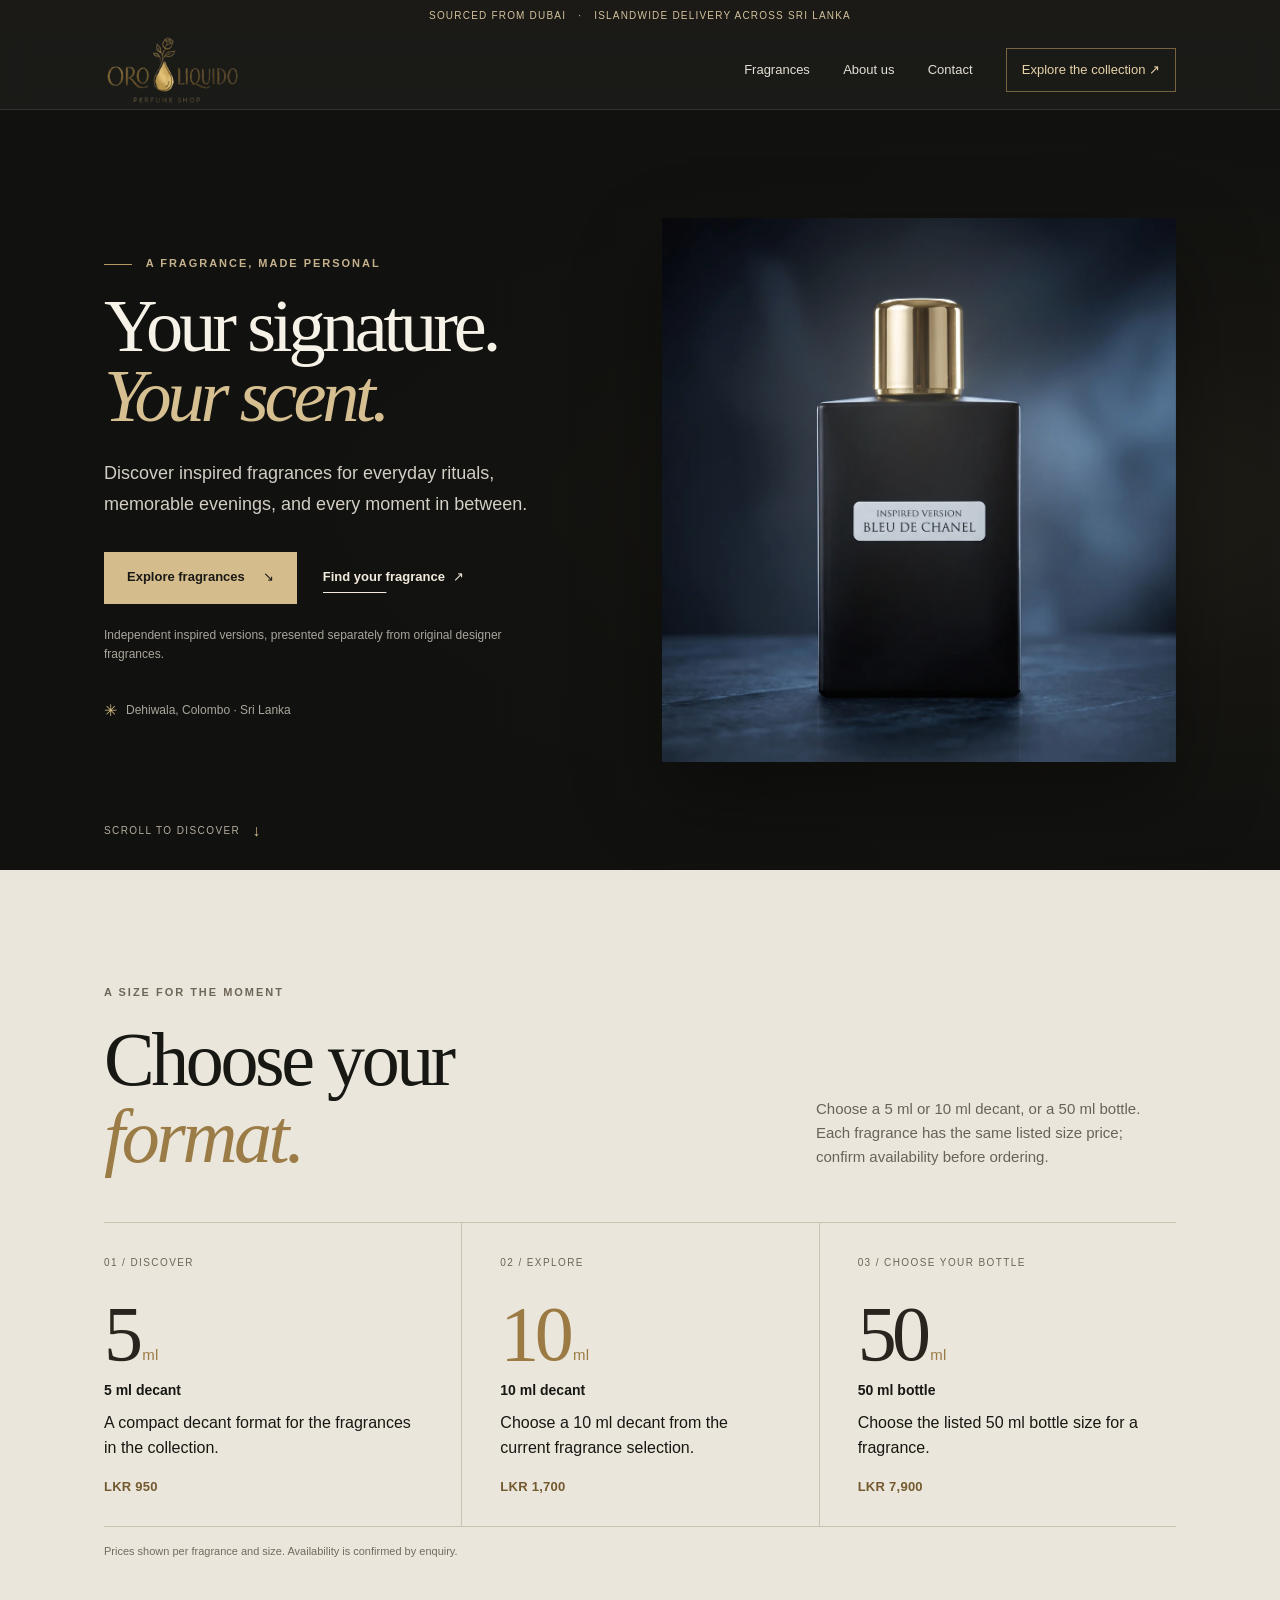
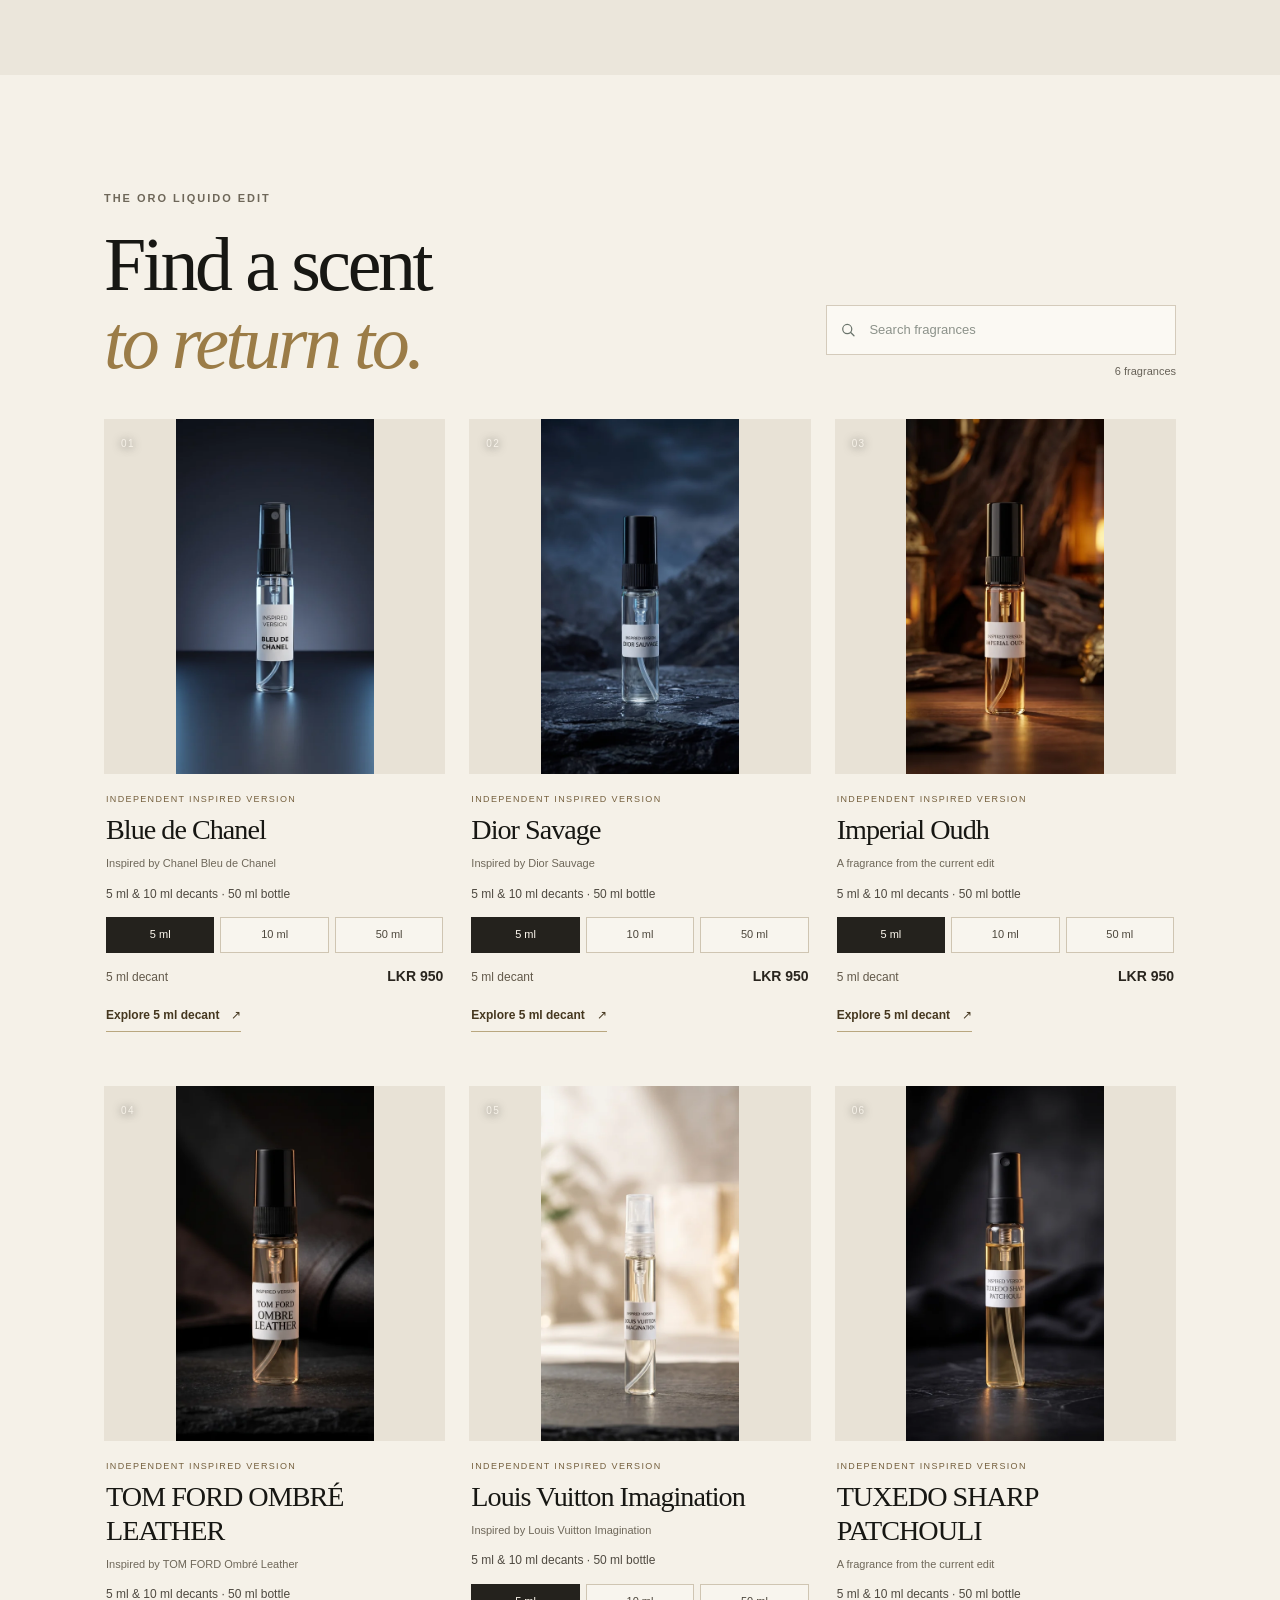
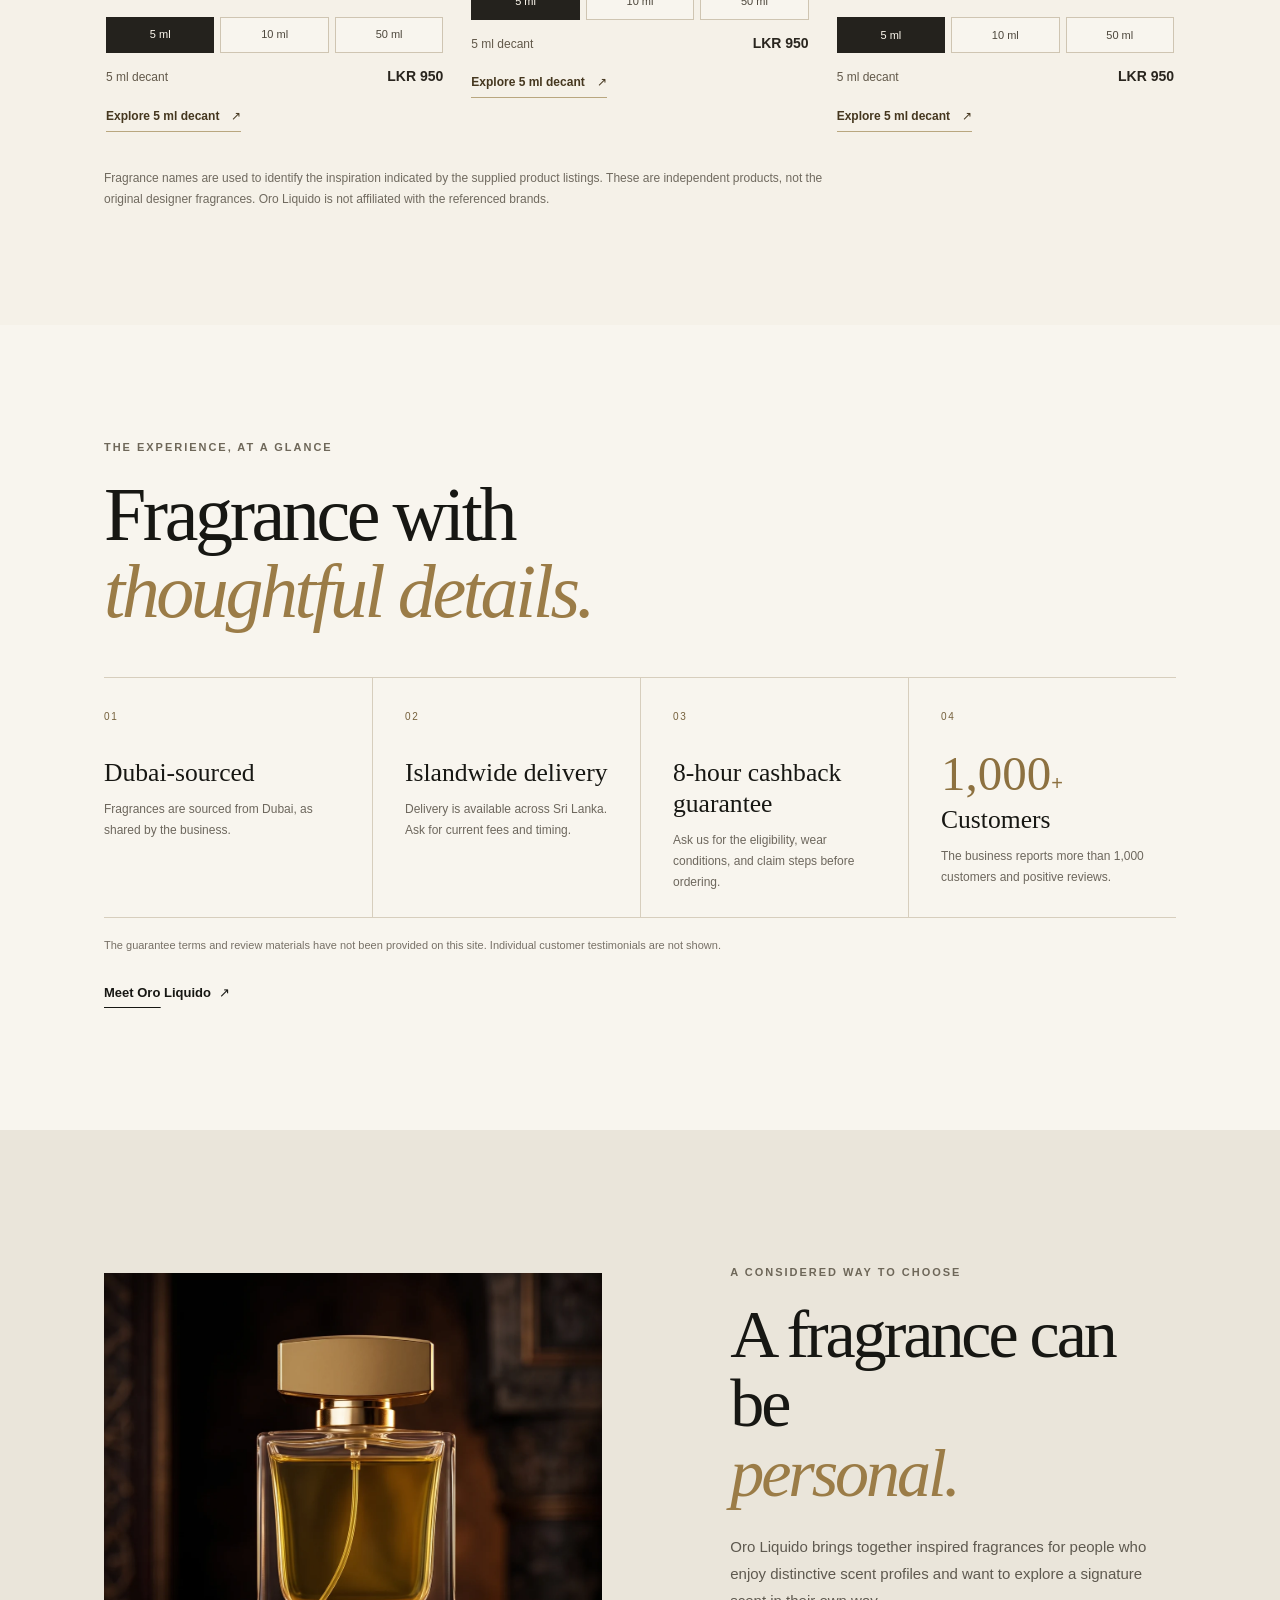
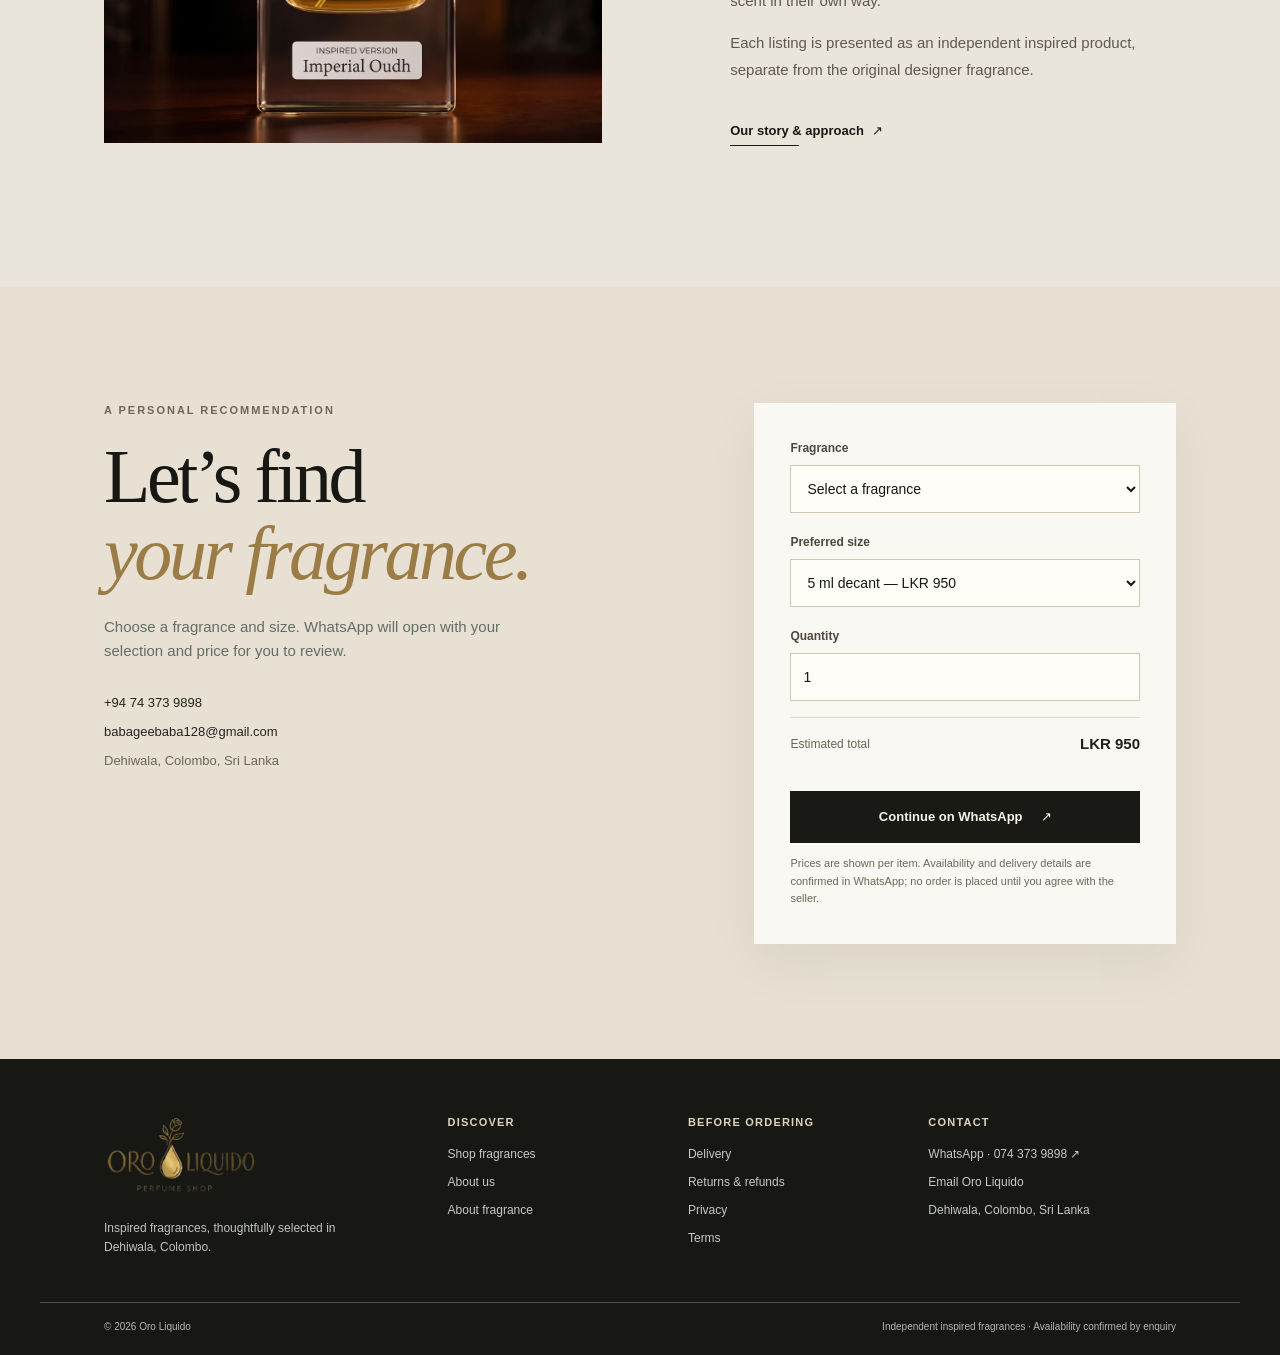
<file: index.html>
<!doctype html>
<html lang="en-LK">
  <head>
    <meta charset="UTF-8" />
    <meta name="viewport" content="width=device-width, initial-scale=1" />
    <meta name="theme-color" content="#11110f" />
    <meta name="description" content="Discover 5 ml and 10 ml fragrance decants plus 50 ml bottles at Oro Liquido in Dehiwala, Colombo. Browse prices and ask about current availability." />
    <meta name="robots" content="index, follow, max-image-preview:large" />
    <link rel="canonical" href="https://YOUR-PRODUCTION-DOMAIN/" />
    <title>Oro Liquido | Inspired Perfumes in Dehiwala, Colombo</title>
    <meta property="og:type" content="website" />
    <meta property="og:site_name" content="Oro Liquido" />
    <meta property="og:title" content="Oro Liquido | Inspired Perfumes in Dehiwala, Colombo" />
    <meta property="og:description" content="Explore 5 ml and 10 ml inspired-fragrance decants plus 50 ml bottles at Oro Liquido in Dehiwala, Colombo." />
    <meta property="og:url" content="https://YOUR-PRODUCTION-DOMAIN/" />
    <meta property="og:image" content="https://YOUR-PRODUCTION-DOMAIN/assets/og-oro-liquido.jpg" />
    <meta property="og:image:alt" content="Oro Liquido fragrance collection with the brand's gold wordmark" />
    <meta property="og:image:type" content="image/jpeg" />
    <meta property="og:image:width" content="1200" />
    <meta property="og:image:height" content="630" />
    <meta property="og:locale" content="en_LK" />
    <meta name="twitter:card" content="summary_large_image" />
    <meta name="twitter:title" content="Oro Liquido | Inspired Perfumes in Dehiwala, Colombo" />
    <meta name="twitter:description" content="Discover 5 ml and 10 ml fragrance decants plus 50 ml bottles at Oro Liquido." />
    <meta name="twitter:image" content="https://YOUR-PRODUCTION-DOMAIN/assets/og-oro-liquido.jpg" />
    <link rel="icon" type="image/png" href="/assets/oro-liquido-mark.png" />
    <link rel="preload" as="image" href="/assets/products/blue-de-chanel-50ml-1200.webp" fetchpriority="high" />
    <link rel="stylesheet" href="/styles.css" />
    <script type="module" src="/script.js"></script>
    <script type="application/ld+json">
      {
        "@context": "https://schema.org",
        "@graph": [
          {
            "@type": "WebSite",
            "@id": "https://YOUR-PRODUCTION-DOMAIN/#website",
            "url": "https://YOUR-PRODUCTION-DOMAIN/",
            "name": "Oro Liquido",
            "inLanguage": "en-LK"
          },
          {
            "@type": "Store",
            "@id": "https://YOUR-PRODUCTION-DOMAIN/#business",
            "name": "Oro Liquido",
            "url": "https://YOUR-PRODUCTION-DOMAIN/",
            "logo": "https://YOUR-PRODUCTION-DOMAIN/assets/oro-liquido-logo.png",
            "image": "https://YOUR-PRODUCTION-DOMAIN/assets/og-oro-liquido.jpg",
            "description": "Inspired fragrance seller based in Dehiwala, Colombo, Sri Lanka.",
            "email": "babageebaba128@gmail.com",
            "telephone": "+94743739898",
            "address": {
              "@type": "PostalAddress",
              "addressLocality": "Dehiwala",
              "addressRegion": "Colombo",
              "addressCountry": "LK"
            },
            "areaServed": ["Dehiwala", "Colombo", "Sri Lanka"]
          }
        ]
      }
    </script>
  </head>
  <body>
    <a class="skip-link" href="#main">Skip to content</a>
    <div class="announcement"><span>Sourced from Dubai</span><span aria-hidden="true">·</span><span>Islandwide delivery across Sri Lanka</span></div>
    <header class="site-header">
      <div class="nav-shell">
        <a class="brand" href="/" aria-label="Oro Liquido home"><img class="brand__logo" src="/assets/oro-liquido-logo.png" alt="Oro Liquido perfume shop" width="176" height="88" /></a>
        <button class="menu-toggle" type="button" aria-expanded="false" aria-controls="primary-navigation" aria-label="Open navigation menu"><span></span><span></span></button>
        <nav class="navigation" id="primary-navigation" aria-label="Main navigation" inert>
          <a href="#fragrances">Fragrances</a>
          <a href="/about-us.html">About us</a>
          <a href="#contact">Contact</a>
          <a class="navigation__cta" href="#fragrances">Explore the collection <span aria-hidden="true">↗</span></a>
        </nav>
      </div>
    </header>

    <main id="main">
      <section class="hero hero--cinematic section-wrap" id="top" aria-labelledby="hero-title">
        <div class="hero__copy">
          <p class="eyebrow"><span class="eyebrow__line"></span> A fragrance, made personal</p>
          <h1 id="hero-title">Your signature.<br /><em>Your scent.</em></h1>
          <p class="hero__intro">Discover inspired fragrances for everyday rituals, memorable evenings, and every moment in between.</p>
          <div class="hero__actions">
            <a class="button button--gold" href="#fragrances">Explore fragrances <span aria-hidden="true">↘</span></a>
            <a class="text-link text-link--light" href="https://wa.me/94743739898" target="_blank" rel="noopener noreferrer" data-whatsapp-general>Find your fragrance <span aria-hidden="true">↗</span></a>
          </div>
          <p class="hero__disclosure">Independent inspired versions, presented separately from original designer fragrances.</p>
          <div class="hero__location"><span class="hero__location-mark" aria-hidden="true">✳</span><span>Dehiwala, Colombo · Sri Lanka</span></div>
        </div>
        <figure class="hero-art" data-hero-art>
          <div class="hero-art__frame"><img class="hero-art__image" src="/assets/products/blue-de-chanel-50ml-1200.webp" srcset="/assets/products/blue-de-chanel-50ml-480.webp 480w, /assets/products/blue-de-chanel-50ml-1200.webp 1200w" sizes="(max-width: 760px) 88vw, (max-width: 1100px) 45vw, 540px" alt="50 ml Blue de Chanel inspired-version fragrance bottle against a deep blue backdrop" width="1200" height="1200" fetchpriority="high" />
          <figcaption class="hero-art__caption"><span>From the collection</span><a href="/products/blue-de-chanel.html?size=50-ml">Blue de Chanel · 50 ml bottle <span aria-hidden="true">↗</span></a></figcaption>
          <span class="hero-art__halo" aria-hidden="true"></span>
        </figure>
        <a class="hero-scroll" href="#fragrances"><span>Scroll to discover</span><span aria-hidden="true">↓</span></a>
      </section>

      <section class="format-section section-pad" aria-labelledby="format-title">
        <div class="section-wrap">
          <div class="section-heading section-heading--split"><div><p class="eyebrow">A size for the moment</p><h2 id="format-title">Choose your<br /><em>format.</em></h2></div><p class="section-heading__aside">Choose a 5 ml or 10 ml decant, or a 50 ml bottle. Each fragrance has the same listed size price; confirm availability before ordering.</p></div>
          <div class="format-grid">
            <article class="format-card"><span class="format-card__index">01 / DISCOVER</span><p class="format-card__size">5<span>ml</span></p><h3>5 ml decant</h3><p>A compact decant format for the fragrances in the collection.</p><strong class="format-card__price">LKR 950</strong></article>
            <article class="format-card format-card--featured"><span class="format-card__index">02 / EXPLORE</span><p class="format-card__size">10<span>ml</span></p><h3>10 ml decant</h3><p>Choose a 10 ml decant from the current fragrance selection.</p><strong class="format-card__price">LKR 1,700</strong></article>
            <article class="format-card"><span class="format-card__index">03 / CHOOSE YOUR BOTTLE</span><p class="format-card__size">50<span>ml</span></p><h3>50 ml bottle</h3><p>Choose the listed 50 ml bottle size for a fragrance.</p><strong class="format-card__price">LKR 7,900</strong></article>
          </div>
          <p class="format-footnote">Prices shown per fragrance and size. Availability is confirmed by enquiry.</p>
        </div>
      </section>

      <section class="fragrance-section section-pad" id="fragrances" aria-labelledby="fragrance-title">
        <div class="section-wrap">
          <div class="section-heading section-heading--collection"><div><p class="eyebrow">The Oro Liquido edit</p><h2 id="fragrance-title">Find a scent<br /><em>to return to.</em></h2></div><div class="collection-tools"><label class="search-box" for="scent-search"><svg viewBox="0 0 20 20" aria-hidden="true"><circle cx="8.8" cy="8.8" r="5.5"></circle><path d="m13 13 4 4"></path></svg><input id="scent-search" type="search" placeholder="Search fragrances" autocomplete="off" /></label><p class="collection-count" aria-live="polite"><span id="result-count">6</span> fragrances</p></div></div>
          <div class="product-grid" id="fragrance-grid">
            <!-- PRODUCT CARDS START -->

            <article class="product-card" data-product-card data-product-url="/products/blue-de-chanel.html" data-search="blue de chanel chanel bleu de chanel inspired fragrance decant 5 ml 5ml 10 ml 10ml 50 ml 50ml">
              <a class="product-card__media" data-product-link href="/products/blue-de-chanel.html?size=5-ml" aria-label="View Blue de Chanel inspired fragrance">
                <img data-card-image data-image-portrait="true" src="/assets/products/blue-de-chanel-5ml-480.webp" srcset="/assets/products/blue-de-chanel-5ml-480.webp 480w, /assets/products/blue-de-chanel-5ml-960.webp 960w" sizes="(max-width: 560px) 88vw, (max-width: 900px) 44vw, 30vw" alt="5 ml Blue de Chanel inspired-fragrance decant spray vial against a deep blue backdrop" width="480" height="860" loading="lazy" decoding="async" />
                <span class="product-card__index">01</span>
                <span class="product-card__view">Discover fragrance <span aria-hidden="true">↗</span></span>
              </a>
              <div class="product-card__body">
                <p class="product-card__label">Independent inspired version</p>
                <h3><a data-product-link href="/products/blue-de-chanel.html?size=5-ml">Blue de Chanel</a></h3>
                <p class="product-card__inspiration">Inspired by Chanel Bleu de Chanel</p>
                <p class="product-card__sizes">5 ml &amp; 10 ml decants · 50 ml bottle</p>
                <div class="product-card__size-options" role="group" aria-label="Choose a size for Blue de Chanel"><button class="product-card__size-button" type="button" data-card-variant data-size="5 ml" data-image="/assets/products/blue-de-chanel-5ml-960.webp" data-image-small="/assets/products/blue-de-chanel-5ml-480.webp" data-image-alt="5 ml Blue de Chanel inspired-fragrance decant spray vial against a deep blue backdrop" data-image-width="480" data-image-height="860" data-image-portrait="true" data-price="950" data-size-label="5 ml decant" aria-label="Show 5 ml decant for Blue de Chanel" aria-pressed="true">5 ml</button><button class="product-card__size-button" type="button" data-card-variant data-size="10 ml" data-image="/assets/products/blue-de-chanel-10ml-960.webp" data-image-small="/assets/products/blue-de-chanel-10ml-480.webp" data-image-alt="10 ml Blue de Chanel inspired-fragrance decant spray vial against a deep blue backdrop" data-image-width="480" data-image-height="860" data-image-portrait="true" data-price="1700" data-size-label="10 ml decant" aria-label="Show 10 ml decant for Blue de Chanel" aria-pressed="false">10 ml</button><button class="product-card__size-button" type="button" data-card-variant data-size="50 ml" data-image="/assets/products/blue-de-chanel-50ml-1200.webp" data-image-small="/assets/products/blue-de-chanel-50ml-480.webp" data-image-alt="50 ml Blue de Chanel inspired-version fragrance bottle against a deep blue backdrop" data-image-width="1200" data-image-height="1200" data-image-portrait="false" data-price="7900" data-size-label="50 ml bottle" aria-label="Show 50 ml bottle for Blue de Chanel" aria-pressed="false">50 ml</button></div>
                <p class="product-card__price"><span data-card-size-label>5 ml decant</span><strong data-card-price>LKR 950</strong></p>
                <a class="product-card__cta" data-product-link href="/products/blue-de-chanel.html?size=5-ml"><span data-card-cta>Explore 5 ml decant</span><span aria-hidden="true">↗</span></a>
              </div>
            </article>

            <article class="product-card" data-product-card data-product-url="/products/dior-savage.html" data-search="dior savage dior sauvage inspired fragrance decant 5 ml 5ml 10 ml 10ml 50 ml 50ml">
              <a class="product-card__media" data-product-link href="/products/dior-savage.html?size=5-ml" aria-label="View Dior Savage inspired fragrance">
                <img data-card-image data-image-portrait="true" src="/assets/products/dior-savage-5ml-480.webp" srcset="/assets/products/dior-savage-5ml-480.webp 480w, /assets/products/dior-savage-5ml-960.webp 960w" sizes="(max-width: 560px) 88vw, (max-width: 900px) 44vw, 30vw" alt="5 ml Dior Savage inspired-fragrance decant spray vial on a dark stone backdrop" width="480" height="860" loading="lazy" decoding="async" />
                <span class="product-card__index">02</span>
                <span class="product-card__view">Discover fragrance <span aria-hidden="true">↗</span></span>
              </a>
              <div class="product-card__body">
                <p class="product-card__label">Independent inspired version</p>
                <h3><a data-product-link href="/products/dior-savage.html?size=5-ml">Dior Savage</a></h3>
                <p class="product-card__inspiration">Inspired by Dior Sauvage</p>
                <p class="product-card__sizes">5 ml &amp; 10 ml decants · 50 ml bottle</p>
                <div class="product-card__size-options" role="group" aria-label="Choose a size for Dior Savage"><button class="product-card__size-button" type="button" data-card-variant data-size="5 ml" data-image="/assets/products/dior-savage-5ml-960.webp" data-image-small="/assets/products/dior-savage-5ml-480.webp" data-image-alt="5 ml Dior Savage inspired-fragrance decant spray vial on a dark stone backdrop" data-image-width="480" data-image-height="860" data-image-portrait="true" data-price="950" data-size-label="5 ml decant" aria-label="Show 5 ml decant for Dior Savage" aria-pressed="true">5 ml</button><button class="product-card__size-button" type="button" data-card-variant data-size="10 ml" data-image="/assets/products/dior-savage-10ml-960.webp" data-image-small="/assets/products/dior-savage-10ml-480.webp" data-image-alt="10 ml Dior Savage inspired-fragrance decant spray vial on a dark stone backdrop" data-image-width="480" data-image-height="860" data-image-portrait="true" data-price="1700" data-size-label="10 ml decant" aria-label="Show 10 ml decant for Dior Savage" aria-pressed="false">10 ml</button><button class="product-card__size-button" type="button" data-card-variant data-size="50 ml" data-image="/assets/products/dior-savage-1200.webp" data-image-small="/assets/products/dior-savage-480.webp" data-image-alt="50 ml perfume bottle labelled Savage Noir in the Dior Savage inspired-fragrance listing" data-image-width="1200" data-image-height="1200" data-image-portrait="false" data-price="7900" data-size-label="50 ml bottle" aria-label="Show 50 ml bottle for Dior Savage" aria-pressed="false">50 ml</button></div>
                <p class="product-card__price"><span data-card-size-label>5 ml decant</span><strong data-card-price>LKR 950</strong></p>
                <a class="product-card__cta" data-product-link href="/products/dior-savage.html?size=5-ml"><span data-card-cta>Explore 5 ml decant</span><span aria-hidden="true">↗</span></a>
              </div>
            </article>

            <article class="product-card" data-product-card data-product-url="/products/imperial-oudh.html" data-search="imperial oudh  inspired fragrance decant 5 ml 5ml 10 ml 10ml 50 ml 50ml">
              <a class="product-card__media" data-product-link href="/products/imperial-oudh.html?size=5-ml" aria-label="View Imperial Oudh inspired fragrance">
                <img data-card-image data-image-portrait="true" src="/assets/products/imperial-oudh-5ml-480.webp" srcset="/assets/products/imperial-oudh-5ml-480.webp 480w, /assets/products/imperial-oudh-5ml-960.webp 960w" sizes="(max-width: 560px) 88vw, (max-width: 900px) 44vw, 30vw" alt="5 ml Imperial Oudh inspired-fragrance decant spray vial in warm amber light" width="480" height="860" loading="lazy" decoding="async" />
                <span class="product-card__index">03</span>
                <span class="product-card__view">Discover fragrance <span aria-hidden="true">↗</span></span>
              </a>
              <div class="product-card__body">
                <p class="product-card__label">Independent inspired version</p>
                <h3><a data-product-link href="/products/imperial-oudh.html?size=5-ml">Imperial Oudh</a></h3>
                <p class="product-card__inspiration">A fragrance from the current edit</p>
                <p class="product-card__sizes">5 ml &amp; 10 ml decants · 50 ml bottle</p>
                <div class="product-card__size-options" role="group" aria-label="Choose a size for Imperial Oudh"><button class="product-card__size-button" type="button" data-card-variant data-size="5 ml" data-image="/assets/products/imperial-oudh-5ml-960.webp" data-image-small="/assets/products/imperial-oudh-5ml-480.webp" data-image-alt="5 ml Imperial Oudh inspired-fragrance decant spray vial in warm amber light" data-image-width="480" data-image-height="860" data-image-portrait="true" data-price="950" data-size-label="5 ml decant" aria-label="Show 5 ml decant for Imperial Oudh" aria-pressed="true">5 ml</button><button class="product-card__size-button" type="button" data-card-variant data-size="10 ml" data-image="/assets/products/imperial-oudh-10ml-960.webp" data-image-small="/assets/products/imperial-oudh-10ml-480.webp" data-image-alt="10 ml Imperial Oudh inspired-fragrance decant spray vial in warm amber light" data-image-width="480" data-image-height="860" data-image-portrait="true" data-price="1700" data-size-label="10 ml decant" aria-label="Show 10 ml decant for Imperial Oudh" aria-pressed="false">10 ml</button><button class="product-card__size-button" type="button" data-card-variant data-size="50 ml" data-image="/assets/products/imperial-oudh-1200.webp" data-image-small="/assets/products/imperial-oudh-480.webp" data-image-alt="50 ml Imperial Oudh inspired-version fragrance bottle photographed in warm amber light" data-image-width="1200" data-image-height="1200" data-image-portrait="false" data-price="7900" data-size-label="50 ml bottle" aria-label="Show 50 ml bottle for Imperial Oudh" aria-pressed="false">50 ml</button></div>
                <p class="product-card__price"><span data-card-size-label>5 ml decant</span><strong data-card-price>LKR 950</strong></p>
                <a class="product-card__cta" data-product-link href="/products/imperial-oudh.html?size=5-ml"><span data-card-cta>Explore 5 ml decant</span><span aria-hidden="true">↗</span></a>
              </div>
            </article>

            <article class="product-card" data-product-card data-product-url="/products/tom-ford-ombre-leather.html" data-search="tom ford ombré leather tom ford ombré leather inspired fragrance decant 5 ml 5ml 10 ml 10ml 50 ml 50ml">
              <a class="product-card__media" data-product-link href="/products/tom-ford-ombre-leather.html?size=5-ml" aria-label="View TOM FORD OMBRÉ LEATHER inspired fragrance">
                <img data-card-image data-image-portrait="true" src="/assets/products/tom-ford-ombre-leather-5ml-480.webp" srcset="/assets/products/tom-ford-ombre-leather-5ml-480.webp 480w, /assets/products/tom-ford-ombre-leather-5ml-960.webp 960w" sizes="(max-width: 560px) 88vw, (max-width: 900px) 44vw, 30vw" alt="5 ml TOM FORD Ombré Leather inspired-fragrance decant spray vial against a dark background" width="480" height="860" loading="lazy" decoding="async" />
                <span class="product-card__index">04</span>
                <span class="product-card__view">Discover fragrance <span aria-hidden="true">↗</span></span>
              </a>
              <div class="product-card__body">
                <p class="product-card__label">Independent inspired version</p>
                <h3><a data-product-link href="/products/tom-ford-ombre-leather.html?size=5-ml">TOM FORD OMBRÉ LEATHER</a></h3>
                <p class="product-card__inspiration">Inspired by TOM FORD Ombré Leather</p>
                <p class="product-card__sizes">5 ml &amp; 10 ml decants · 50 ml bottle</p>
                <div class="product-card__size-options" role="group" aria-label="Choose a size for TOM FORD OMBRÉ LEATHER"><button class="product-card__size-button" type="button" data-card-variant data-size="5 ml" data-image="/assets/products/tom-ford-ombre-leather-5ml-960.webp" data-image-small="/assets/products/tom-ford-ombre-leather-5ml-480.webp" data-image-alt="5 ml TOM FORD Ombré Leather inspired-fragrance decant spray vial against a dark background" data-image-width="480" data-image-height="860" data-image-portrait="true" data-price="950" data-size-label="5 ml decant" aria-label="Show 5 ml decant for TOM FORD OMBRÉ LEATHER" aria-pressed="true">5 ml</button><button class="product-card__size-button" type="button" data-card-variant data-size="10 ml" data-image="/assets/products/tom-ford-ombre-leather-10ml-960.webp" data-image-small="/assets/products/tom-ford-ombre-leather-10ml-480.webp" data-image-alt="10 ml TOM FORD Ombré Leather inspired-fragrance decant spray vial against a dark background" data-image-width="480" data-image-height="860" data-image-portrait="true" data-price="1700" data-size-label="10 ml decant" aria-label="Show 10 ml decant for TOM FORD OMBRÉ LEATHER" aria-pressed="false">10 ml</button><button class="product-card__size-button" type="button" data-card-variant data-size="50 ml" data-image="/assets/products/tom-ford-ombre-leather-1200.webp" data-image-small="/assets/products/tom-ford-ombre-leather-480.webp" data-image-alt="50 ml Ombré Leather inspired-version fragrance bottle photographed against a dark background" data-image-width="1200" data-image-height="1200" data-image-portrait="false" data-price="7900" data-size-label="50 ml bottle" aria-label="Show 50 ml bottle for TOM FORD OMBRÉ LEATHER" aria-pressed="false">50 ml</button></div>
                <p class="product-card__price"><span data-card-size-label>5 ml decant</span><strong data-card-price>LKR 950</strong></p>
                <a class="product-card__cta" data-product-link href="/products/tom-ford-ombre-leather.html?size=5-ml"><span data-card-cta>Explore 5 ml decant</span><span aria-hidden="true">↗</span></a>
              </div>
            </article>

            <article class="product-card" data-product-card data-product-url="/products/louis-vuitton-imagination.html" data-search="louis vuitton imagination louis vuitton imagination inspired fragrance decant 5 ml 5ml 10 ml 10ml 50 ml 50ml">
              <a class="product-card__media" data-product-link href="/products/louis-vuitton-imagination.html?size=5-ml" aria-label="View Louis Vuitton Imagination inspired fragrance">
                <img data-card-image data-image-portrait="true" src="/assets/products/louis-vuitton-imagination-5ml-480.webp" srcset="/assets/products/louis-vuitton-imagination-5ml-480.webp 480w, /assets/products/louis-vuitton-imagination-5ml-960.webp 960w" sizes="(max-width: 560px) 88vw, (max-width: 900px) 44vw, 30vw" alt="5 ml Louis Vuitton Imagination inspired-fragrance decant spray vial in a light neutral setting" width="480" height="860" loading="lazy" decoding="async" />
                <span class="product-card__index">05</span>
                <span class="product-card__view">Discover fragrance <span aria-hidden="true">↗</span></span>
              </a>
              <div class="product-card__body">
                <p class="product-card__label">Independent inspired version</p>
                <h3><a data-product-link href="/products/louis-vuitton-imagination.html?size=5-ml">Louis Vuitton Imagination</a></h3>
                <p class="product-card__inspiration">Inspired by Louis Vuitton Imagination</p>
                <p class="product-card__sizes">5 ml &amp; 10 ml decants · 50 ml bottle</p>
                <div class="product-card__size-options" role="group" aria-label="Choose a size for Louis Vuitton Imagination"><button class="product-card__size-button" type="button" data-card-variant data-size="5 ml" data-image="/assets/products/louis-vuitton-imagination-5ml-960.webp" data-image-small="/assets/products/louis-vuitton-imagination-5ml-480.webp" data-image-alt="5 ml Louis Vuitton Imagination inspired-fragrance decant spray vial in a light neutral setting" data-image-width="480" data-image-height="860" data-image-portrait="true" data-price="950" data-size-label="5 ml decant" aria-label="Show 5 ml decant for Louis Vuitton Imagination" aria-pressed="true">5 ml</button><button class="product-card__size-button" type="button" data-card-variant data-size="10 ml" data-image="/assets/products/louis-vuitton-imagination-10ml-960.webp" data-image-small="/assets/products/louis-vuitton-imagination-10ml-480.webp" data-image-alt="10 ml Louis Vuitton Imagination inspired-fragrance decant spray vial in a light neutral setting" data-image-width="480" data-image-height="860" data-image-portrait="true" data-price="1700" data-size-label="10 ml decant" aria-label="Show 10 ml decant for Louis Vuitton Imagination" aria-pressed="false">10 ml</button><button class="product-card__size-button" type="button" data-card-variant data-size="50 ml" data-image="/assets/products/louis-vuitton-imagination-50ml-1200.webp" data-image-small="/assets/products/louis-vuitton-imagination-50ml-480.webp" data-image-alt="50 ml Louis Vuitton Imagination inspired-version fragrance bottle in a light neutral setting" data-image-width="1200" data-image-height="1200" data-image-portrait="false" data-price="7900" data-size-label="50 ml bottle" aria-label="Show 50 ml bottle for Louis Vuitton Imagination" aria-pressed="false">50 ml</button></div>
                <p class="product-card__price"><span data-card-size-label>5 ml decant</span><strong data-card-price>LKR 950</strong></p>
                <a class="product-card__cta" data-product-link href="/products/louis-vuitton-imagination.html?size=5-ml"><span data-card-cta>Explore 5 ml decant</span><span aria-hidden="true">↗</span></a>
              </div>
            </article>

            <article class="product-card" data-product-card data-product-url="/products/tuxedo-sharp-patchouli.html" data-search="tuxedo sharp patchouli  inspired fragrance decant 5 ml 5ml 10 ml 10ml 50 ml 50ml">
              <a class="product-card__media" data-product-link href="/products/tuxedo-sharp-patchouli.html?size=5-ml" aria-label="View TUXEDO SHARP PATCHOULI inspired fragrance">
                <img data-card-image data-image-portrait="true" src="/assets/products/tuxedo-sharp-patchouli-5ml-480.webp" srcset="/assets/products/tuxedo-sharp-patchouli-5ml-480.webp 480w, /assets/products/tuxedo-sharp-patchouli-5ml-960.webp 960w" sizes="(max-width: 560px) 88vw, (max-width: 900px) 44vw, 30vw" alt="5 ml Tuxedo Sharp Patchouli inspired-fragrance decant spray vial in a dark setting" width="480" height="860" loading="lazy" decoding="async" />
                <span class="product-card__index">06</span>
                <span class="product-card__view">Discover fragrance <span aria-hidden="true">↗</span></span>
              </a>
              <div class="product-card__body">
                <p class="product-card__label">Independent inspired version</p>
                <h3><a data-product-link href="/products/tuxedo-sharp-patchouli.html?size=5-ml">TUXEDO SHARP PATCHOULI</a></h3>
                <p class="product-card__inspiration">A fragrance from the current edit</p>
                <p class="product-card__sizes">5 ml &amp; 10 ml decants · 50 ml bottle</p>
                <div class="product-card__size-options" role="group" aria-label="Choose a size for TUXEDO SHARP PATCHOULI"><button class="product-card__size-button" type="button" data-card-variant data-size="5 ml" data-image="/assets/products/tuxedo-sharp-patchouli-5ml-960.webp" data-image-small="/assets/products/tuxedo-sharp-patchouli-5ml-480.webp" data-image-alt="5 ml Tuxedo Sharp Patchouli inspired-fragrance decant spray vial in a dark setting" data-image-width="480" data-image-height="860" data-image-portrait="true" data-price="950" data-size-label="5 ml decant" aria-label="Show 5 ml decant for TUXEDO SHARP PATCHOULI" aria-pressed="true">5 ml</button><button class="product-card__size-button" type="button" data-card-variant data-size="10 ml" data-image="/assets/products/tuxedo-sharp-patchouli-10ml-960.webp" data-image-small="/assets/products/tuxedo-sharp-patchouli-10ml-480.webp" data-image-alt="10 ml Tuxedo Sharp Patchouli inspired-fragrance decant spray vial in a dark setting" data-image-width="480" data-image-height="860" data-image-portrait="true" data-price="1700" data-size-label="10 ml decant" aria-label="Show 10 ml decant for TUXEDO SHARP PATCHOULI" aria-pressed="false">10 ml</button><button class="product-card__size-button" type="button" data-card-variant data-size="50 ml" data-image="/assets/products/tuxedo-sharp-patchouli-1200.webp" data-image-small="/assets/products/tuxedo-sharp-patchouli-480.webp" data-image-alt="50 ml Tuxedo Sharp Patchouli inspired-version fragrance bottle in a dark setting" data-image-width="1200" data-image-height="1200" data-image-portrait="false" data-price="7900" data-size-label="50 ml bottle" aria-label="Show 50 ml bottle for TUXEDO SHARP PATCHOULI" aria-pressed="false">50 ml</button></div>
                <p class="product-card__price"><span data-card-size-label>5 ml decant</span><strong data-card-price>LKR 950</strong></p>
                <a class="product-card__cta" data-product-link href="/products/tuxedo-sharp-patchouli.html?size=5-ml"><span data-card-cta>Explore 5 ml decant</span><span aria-hidden="true">↗</span></a>
              </div>
            </article>
            <!-- PRODUCT CARDS END -->
          </div>
          <p class="empty-state" id="empty-state" role="status" aria-live="polite" hidden>No matching fragrance found. Try another name.</p>
          <p class="catalog-note">Fragrance names are used to identify the inspiration indicated by the supplied product listings. These are independent products, not the original designer fragrances. Oro Liquido is not affiliated with the referenced brands.</p>
        </div>
      </section>

      <section class="proof-section section-pad" aria-labelledby="proof-title">
        <div class="section-wrap"><div class="section-heading"><p class="eyebrow">The experience, at a glance</p><h2 id="proof-title">Fragrance with<br /><em>thoughtful details.</em></h2></div>
          <div class="proof-grid">
            <article class="proof-item"><span class="proof-item__number">01</span><h3>Dubai-sourced</h3><p>Fragrances are sourced from Dubai, as shared by the business.</p></article>
            <article class="proof-item"><span class="proof-item__number">02</span><h3>Islandwide delivery</h3><p>Delivery is available across Sri Lanka. Ask for current fees and timing.</p></article>
            <article class="proof-item"><span class="proof-item__number">03</span><h3>8-hour cashback guarantee</h3><p>Ask us for the eligibility, wear conditions, and claim steps before ordering.</p></article>
            <article class="proof-item proof-item--stat"><span class="proof-item__number">04</span><strong>1,000<span>+</span></strong><h3>Customers</h3><p>The business reports more than 1,000 customers and positive reviews.</p></article>
          </div>
          <p class="proof-footnote">The guarantee terms and review materials have not been provided on this site. Individual customer testimonials are not shown.</p>
          <a class="text-link" href="/about-us.html">Meet Oro Liquido <span aria-hidden="true">↗</span></a>
        </div>
      </section>

      <section class="story-section section-pad" aria-labelledby="story-title"><div class="section-wrap story-layout"><div class="story-image"><img src="/assets/products/imperial-oudh-1200.webp" srcset="/assets/products/imperial-oudh-480.webp 480w, /assets/products/imperial-oudh-1200.webp 1200w" sizes="(max-width: 760px) 92vw, 44vw" alt="Imperial Oudh inspired-version bottle from the Oro Liquido fragrance collection" width="1200" height="1200" loading="lazy" decoding="async" /></div><div class="story-copy"><p class="eyebrow">A considered way to choose</p><h2 id="story-title">A fragrance can be<br /><em>personal.</em></h2><p>Oro Liquido brings together inspired fragrances for people who enjoy distinctive scent profiles and want to explore a signature scent in their own way.</p><p>Each listing is presented as an independent inspired product, separate from the original designer fragrance.</p><a class="text-link" href="/about-us.html">Our story & approach <span aria-hidden="true">↗</span></a></div></div></section>

      <section class="enquiry-section section-pad" id="contact" aria-labelledby="enquiry-title"><div class="section-wrap enquiry-layout"><div class="enquiry-intro"><p class="eyebrow">A personal recommendation</p><h2 id="enquiry-title">Let’s find<br /><em>your fragrance.</em></h2><p>Choose a fragrance and size. WhatsApp will open with your selection and price for you to review.</p><div class="contact-details"><a href="tel:+94743739898">+94 74 373 9898</a><a href="mailto:babageebaba128@gmail.com">babageebaba128@gmail.com</a><span>Dehiwala, Colombo, Sri Lanka</span></div></div>
          <form class="order-form" id="order-form" data-home-enquiry><label class="field-label" for="order-scent">Fragrance</label><select id="order-scent" name="scent" required><option value="" selected disabled>Select a fragrance</option><!-- PRODUCT OPTIONS START --><option value="Blue de Chanel">Blue de Chanel</option><option value="Dior Savage">Dior Savage</option><option value="Imperial Oudh">Imperial Oudh</option><option value="TOM FORD OMBRÉ LEATHER">TOM FORD OMBRÉ LEATHER</option><option value="Louis Vuitton Imagination">Louis Vuitton Imagination</option><option value="TUXEDO SHARP PATCHOULI">TUXEDO SHARP PATCHOULI</option><!-- PRODUCT OPTIONS END --></select><label class="field-label" for="order-format">Preferred size</label><select id="order-format" name="format" required><option value="5 ml" data-price="950">5 ml decant — LKR 950</option><option value="10 ml" data-price="1700">10 ml decant — LKR 1,700</option><option value="50 ml" data-price="7900">50 ml bottle — LKR 7,900</option></select><label class="field-label" for="order-quantity">Quantity</label><input id="order-quantity" name="quantity" type="number" min="1" step="1" value="1" required inputmode="numeric" /><p class="order-total" aria-live="polite">Estimated total <strong data-order-total>LKR 950</strong></p><button class="button button--dark order-form__submit" type="submit">Continue on WhatsApp <span aria-hidden="true">↗</span></button><p class="form-note">Prices are shown per item. Availability and delivery details are confirmed in WhatsApp; no order is placed until you agree with the seller.</p><p class="form-status" id="form-status" role="status" aria-live="polite"></p></form>
        </div></section>
    </main>

    <footer class="site-footer"><div class="footer-main section-wrap"><div class="footer-brand-block"><a class="brand brand--footer" href="/" aria-label="Oro Liquido home"><img class="brand__logo" src="/assets/oro-liquido-logo.png" alt="Oro Liquido perfume shop" width="154" height="77" /></a><p>Inspired fragrances, thoughtfully selected in Dehiwala, Colombo.</p></div><div class="footer-column"><span class="footer-column__title">Discover</span><a href="/#fragrances">Shop fragrances</a><a href="/about-us.html">About us</a><a href="/about-fragrances.html">About fragrance</a></div><div class="footer-column"><span class="footer-column__title">Before ordering</span><a href="/store-information.html#delivery">Delivery</a><a href="/store-information.html#returns">Returns & refunds</a><a href="/store-information.html#privacy">Privacy</a><a href="/store-information.html#terms">Terms</a></div><div class="footer-column"><span class="footer-column__title">Contact</span><a href="https://wa.me/94743739898" target="_blank" rel="noopener noreferrer" data-whatsapp-general>WhatsApp · 074 373 9898 ↗</a><a href="mailto:babageebaba128@gmail.com">Email Oro Liquido</a><span>Dehiwala, Colombo, Sri Lanka</span></div></div><div class="footer-bottom section-wrap"><span>© <span data-current-year>2026</span> Oro Liquido</span><span>Independent inspired fragrances · Availability confirmed by enquiry</span></div></footer>
    <a class="whatsapp-float" href="https://wa.me/94743739898" target="_blank" rel="noopener noreferrer" aria-label="Ask Oro Liquido a question on WhatsApp" data-whatsapp-general><svg viewBox="0 0 24 24" aria-hidden="true"><path d="M20.5 11.8a8.4 8.4 0 0 1-12.4 7.4L3 20.5l1.3-4.9A8.4 8.4 0 1 1 20.5 11.8Z"></path><path d="M8.2 7.8c.2-.5.4-.5.7-.5h.5c.2 0 .4 0 .5.4l.8 1.8c.1.3.1.5-.1.7l-.6.7c-.2.2-.2.4 0 .6.3.6 1.1 1.8 2.5 2.4.3.1.4.1.6-.1l.8-.9c.2-.2.4-.2.6-.1l1.7.8c.3.1.4.3.4.5s-.1 1-.6 1.4c-.5.5-1.2.7-2 .5-1-.2-2.2-.7-3.5-1.8-1.4-1.2-2.3-2.7-2.6-3.7-.3-.9 0-1.8.3-2.3Z"></path></svg></a>
    <noscript><p class="noscript-note">For fragrance enquiries, contact Oro Liquido on <a href="https://wa.me/94743739898">WhatsApp</a>.</p></noscript>
  </body>
</html>
</file>
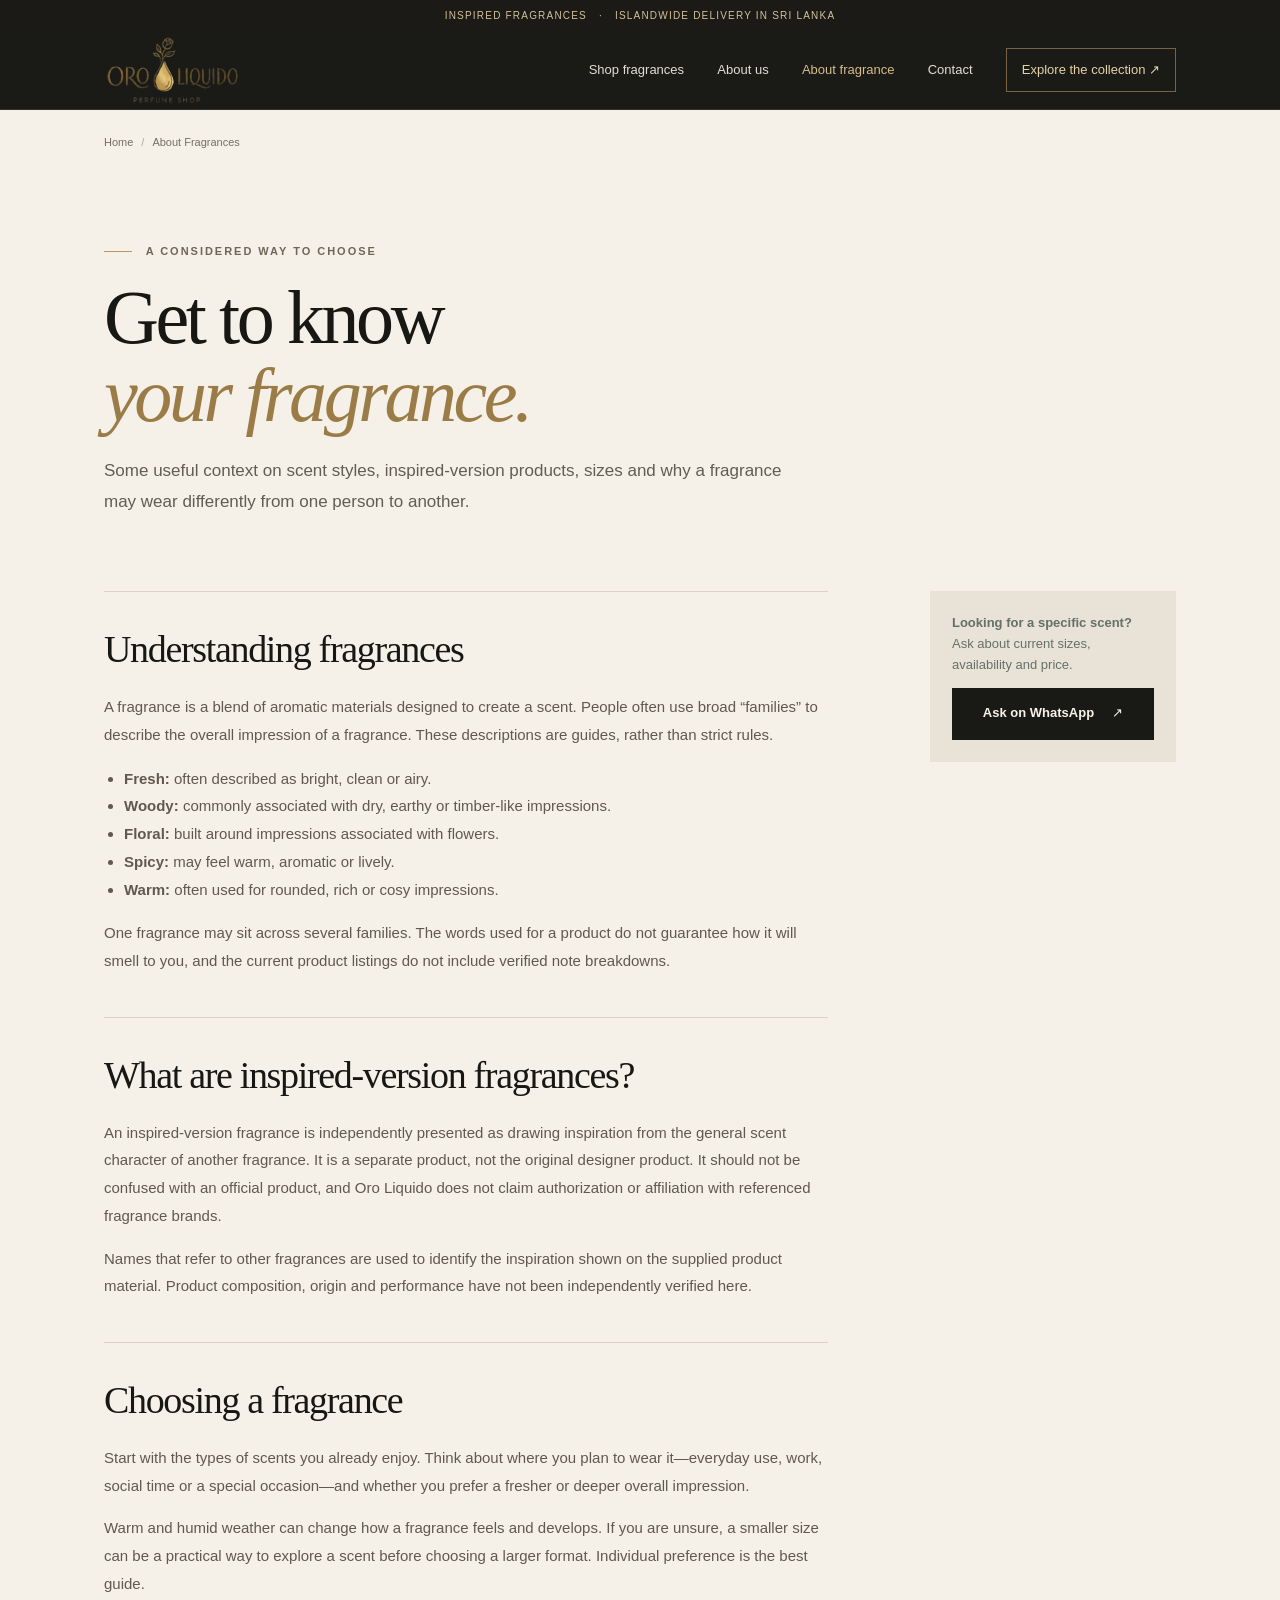
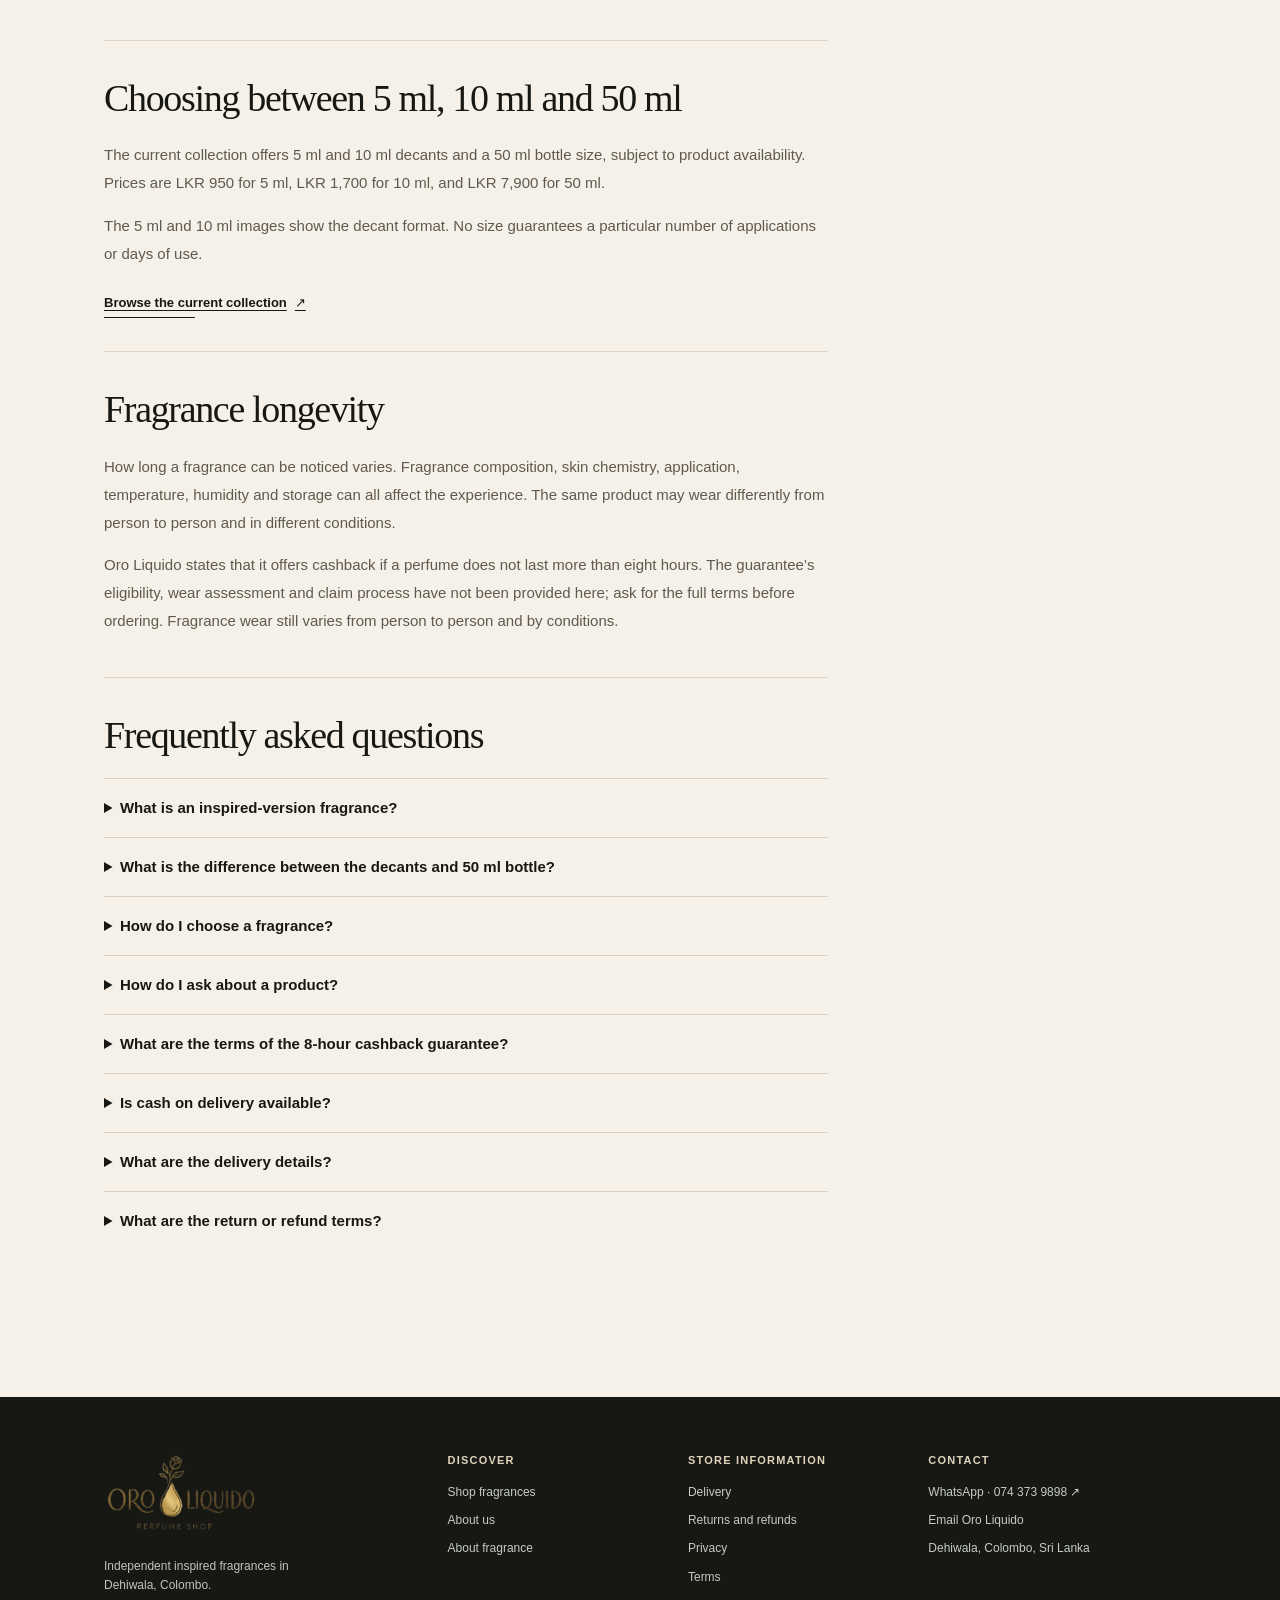
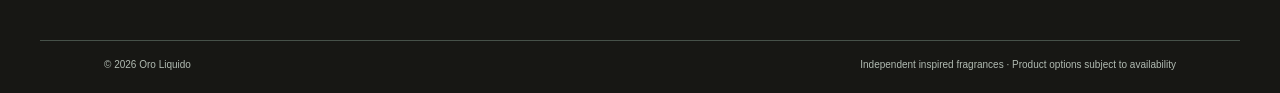
<file: about-fragrances.html>
<!doctype html>
<html lang="en-LK">
  <head>
    <meta charset="UTF-8" />
    <meta name="viewport" content="width=device-width, initial-scale=1" />
    <meta name="theme-color" content="#11110f" />
    <meta name="description" content="Learn about inspired fragrances and choose between Oro Liquido’s 5 ml and 10 ml decants or 50 ml bottles in Dehiwala, Colombo." />
    <meta name="robots" content="index, follow, max-image-preview:large" />
    <link rel="canonical" href="https://YOUR-PRODUCTION-DOMAIN/about-fragrances" />
    <title>About Fragrances: Families, Inspired Versions and Sizes | Oro Liquido</title>
    <meta property="og:type" content="article" />
    <meta property="og:site_name" content="Oro Liquido" />
    <meta property="og:title" content="About Fragrances | Oro Liquido" />
    <meta property="og:description" content="A practical guide to inspired fragrances, 5 ml and 10 ml decants, 50 ml bottles, and scent wear." />
    <meta property="og:url" content="https://YOUR-PRODUCTION-DOMAIN/about-fragrances" />
    <meta property="og:image" content="https://YOUR-PRODUCTION-DOMAIN/assets/og-oro-liquido.jpg" />
    <meta property="og:image:alt" content="A fragrance bottle from the Oro Liquido inspired fragrance collection" />
    <meta property="og:locale" content="en_LK" />
    <meta name="twitter:card" content="summary_large_image" />
    <meta name="twitter:title" content="About Fragrances | Oro Liquido" />
    <meta name="twitter:description" content="A straightforward guide to inspired fragrances, decant sizes and scent wear from Oro Liquido." />
    <meta name="twitter:image" content="https://YOUR-PRODUCTION-DOMAIN/assets/og-oro-liquido.jpg" />
    <link rel="icon" type="image/png" href="/assets/oro-liquido-mark.png" />
    <link rel="stylesheet" href="/styles.css" />
    <script type="module" src="/script.js"></script>
    <script type="application/ld+json">
      {
        "@context": "https://schema.org",
        "@type": "WebPage",
        "@id": "https://YOUR-PRODUCTION-DOMAIN/about-fragrances#page",
        "name": "About Fragrances | Oro Liquido",
        "url": "https://YOUR-PRODUCTION-DOMAIN/about-fragrances",
        "description": "A practical guide to fragrance families, inspired versions, choosing a size, and scent wear.",
        "inLanguage": "en-LK",
        "isPartOf": { "@id": "https://YOUR-PRODUCTION-DOMAIN/#website" },
        "breadcrumb": {
          "@type": "BreadcrumbList",
          "itemListElement": [
            { "@type": "ListItem", "position": 1, "name": "Home", "item": "https://YOUR-PRODUCTION-DOMAIN/" },
            { "@type": "ListItem", "position": 2, "name": "About Fragrances", "item": "https://YOUR-PRODUCTION-DOMAIN/about-fragrances" }
          ]
        }
      }
    </script>
  </head>
  <body>
    <a class="skip-link" href="#main">Skip to content</a>
    <div class="announcement"><span>Inspired fragrances</span><span aria-hidden="true">·</span><span>Islandwide delivery in Sri Lanka</span></div>
    <header class="site-header">
      <div class="nav-shell">
        <a class="brand" href="/" aria-label="Oro Liquido home"><img class="brand__logo" src="/assets/oro-liquido-logo.png" alt="Oro Liquido perfume shop" width="176" height="88" /></a>
        <button class="menu-toggle" type="button" aria-expanded="false" aria-controls="primary-navigation" aria-label="Open navigation menu"><span></span><span></span></button>
        <nav class="navigation" id="primary-navigation" aria-label="Main navigation" inert>
          <a href="/#fragrances">Shop fragrances</a><a href="/about-us.html">About us</a><a href="/about-fragrances.html" aria-current="page">About fragrance</a><a href="/#contact">Contact</a><a class="navigation__cta" href="/#fragrances">Explore the collection <span aria-hidden="true">↗</span></a>
        </nav>
      </div>
    </header>
    <main id="main">
      <nav class="breadcrumbs section-wrap" aria-label="Breadcrumb"><a href="/">Home</a><span class="breadcrumbs__separator" aria-hidden="true">/</span><span aria-current="page">About Fragrances</span></nav>
      <header class="editorial-hero section-wrap">
        <div class="editorial-heading"><p class="eyebrow"><span class="eyebrow__line"></span> A considered way to choose</p><h1>Get to know<br /><em>your fragrance.</em></h1><p>Some useful context on scent styles, inspired-version products, sizes and why a fragrance may wear differently from one person to another.</p></div>
      </header>
      <div class="content-columns section-wrap">
        <article class="article-content">
          <section id="understanding">
            <h2>Understanding fragrances</h2>
            <p>A fragrance is a blend of aromatic materials designed to create a scent. People often use broad “families” to describe the overall impression of a fragrance. These descriptions are guides, rather than strict rules.</p>
            <ul>
              <li><strong>Fresh:</strong> often described as bright, clean or airy.</li>
              <li><strong>Woody:</strong> commonly associated with dry, earthy or timber-like impressions.</li>
              <li><strong>Floral:</strong> built around impressions associated with flowers.</li>
              <li><strong>Spicy:</strong> may feel warm, aromatic or lively.</li>
              <li><strong>Warm:</strong> often used for rounded, rich or cosy impressions.</li>
            </ul>
            <p>One fragrance may sit across several families. The words used for a product do not guarantee how it will smell to you, and the current product listings do not include verified note breakdowns.</p>
          </section>
          <section id="inspired-versions">
            <h2>What are inspired-version fragrances?</h2>
            <p>An inspired-version fragrance is independently presented as drawing inspiration from the general scent character of another fragrance. It is a separate product, not the original designer product. It should not be confused with an official product, and Oro Liquido does not claim authorization or affiliation with referenced fragrance brands.</p>
            <p>Names that refer to other fragrances are used to identify the inspiration shown on the supplied product material. Product composition, origin and performance have not been independently verified here.</p>
          </section>
          <section id="choosing">
            <h2>Choosing a fragrance</h2>
            <p>Start with the types of scents you already enjoy. Think about where you plan to wear it—everyday use, work, social time or a special occasion—and whether you prefer a fresher or deeper overall impression.</p>
            <p>Warm and humid weather can change how a fragrance feels and develops. If you are unsure, a smaller size can be a practical way to explore a scent before choosing a larger format. Individual preference is the best guide.</p>
          </section>
          <section id="sizes">
            <h2>Choosing between 5 ml, 10 ml and 50 ml</h2>
            <p>The current collection offers 5 ml and 10 ml decants and a 50 ml bottle size, subject to product availability. Prices are LKR 950 for 5 ml, LKR 1,700 for 10 ml, and LKR 7,900 for 50 ml.</p>
            <p>The 5 ml and 10 ml images show the decant format. No size guarantees a particular number of applications or days of use.</p>
            <a class="text-link" href="/#fragrances">Browse the current collection <span aria-hidden="true">↗</span></a>
          </section>
          <section id="longevity">
            <h2>Fragrance longevity</h2>
            <p>How long a fragrance can be noticed varies. Fragrance composition, skin chemistry, application, temperature, humidity and storage can all affect the experience. The same product may wear differently from person to person and in different conditions.</p>
            <p>Oro Liquido states that it offers cashback if a perfume does not last more than eight hours. The guarantee’s eligibility, wear assessment and claim process have not been provided here; ask for the full terms before ordering. Fragrance wear still varies from person to person and by conditions.</p>
          </section>
          <section id="faq" class="faq-list">
            <h2>Frequently asked questions</h2>
            <details><summary>What is an inspired-version fragrance?</summary><p>An independently presented fragrance inspired by the general character of another fragrance. It is not the original designer product and is not presented as officially affiliated.</p></details>
            <details><summary>What is the difference between the decants and 50 ml bottle?</summary><p>The 5 ml and 10 ml formats are decants. The 50 ml format is listed as a bottle. Confirm availability before ordering.</p></details>
            <details><summary>How do I choose a fragrance?</summary><p>Consider scent styles you already enjoy and the settings where you expect to wear it. Personal preference and how a scent wears on you are important.</p></details>
            <details><summary>How do I ask about a product?</summary><p><a href="https://wa.me/94743739898" data-whatsapp-general target="_blank" rel="noopener noreferrer">Message Oro Liquido on WhatsApp</a> with the fragrance and preferred size. We can confirm the current price and availability.</p></details>
            <details><summary>What are the terms of the 8-hour cashback guarantee?</summary><p>Ask Oro Liquido for the eligibility conditions, how wear is assessed and how to make a claim. The detailed terms have not been supplied on this site.</p></details>
            <details><summary>Is cash on delivery available?</summary><p>Payment options, including cash on delivery, have not been confirmed on this website. Please ask us before placing an order.</p></details>
            <details><summary>What are the delivery details?</summary><p>Oro Liquido states that islandwide delivery is available in Sri Lanka. Ask about current delivery charges and timing for your area.</p></details>
            <details><summary>What are the return or refund terms?</summary><p>Return and refund terms have not been supplied. Please ask us to confirm any applicable terms before placing an order.</p></details>
          </section>
        </article>
        <aside class="article-aside">
          <p><strong>Looking for a specific scent?</strong><br />Ask about current sizes, availability and price.</p>
          <a class="button button--dark" href="https://wa.me/94743739898" target="_blank" rel="noopener noreferrer" data-whatsapp-general>Ask on WhatsApp <span aria-hidden="true">↗</span></a>
        </aside>
      </div>
    </main>
    <footer class="site-footer"><div class="footer-main section-wrap">
      <div class="footer-brand-block"><a class="brand brand--footer" href="/" aria-label="Oro Liquido home"><img class="brand__logo" src="/assets/oro-liquido-logo.png" alt="Oro Liquido perfume shop" width="154" height="77" /></a><p>Independent inspired fragrances in Dehiwala, Colombo.</p></div>
      <div class="footer-column"><span class="footer-column__title">Discover</span><a href="/#fragrances">Shop fragrances</a><a href="/about-us.html">About us</a><a href="/about-fragrances.html">About fragrance</a></div>
      <div class="footer-column"><span class="footer-column__title">Store information</span><a href="/store-information.html#delivery">Delivery</a><a href="/store-information.html#returns">Returns and refunds</a><a href="/store-information.html#privacy">Privacy</a><a href="/store-information.html#terms">Terms</a></div>
      <div class="footer-column"><span class="footer-column__title">Contact</span><a href="https://wa.me/94743739898" target="_blank" rel="noopener noreferrer" data-whatsapp-general>WhatsApp · 074 373 9898 ↗</a><a href="mailto:babageebaba128@gmail.com">Email Oro Liquido</a><span>Dehiwala, Colombo, Sri Lanka</span></div>
    </div><div class="footer-bottom section-wrap"><span>© <span data-current-year>2026</span> Oro Liquido</span><span>Independent inspired fragrances · Product options subject to availability</span></div></footer>
    <a class="whatsapp-float" href="https://wa.me/94743739898" target="_blank" rel="noopener noreferrer" aria-label="Ask Oro Liquido a question on WhatsApp" data-whatsapp-general><svg viewBox="0 0 24 24" aria-hidden="true"><path d="M20.5 11.8a8.4 8.4 0 0 1-12.4 7.4L3 20.5l1.3-4.9A8.4 8.4 0 1 1 20.5 11.8Z"></path><path d="M8.2 7.8c.2-.5.4-.5.7-.5h.5c.2 0 .4 0 .5.4l.8 1.8c.1.3.1.5-.1.7l-.6.7c-.2.2-.2.4 0 .6.3.6 1.1 1.8 2.5 2.4.3.1.4.1.6-.1l.8-.9c.2-.2.4-.2.6-.1l1.7.8c.3.1.4.3.4.5s-.1 1-.6 1.4c-.5.5-1.2.7-2 .5-1-.2-2.2-.7-3.5-1.8-1.4-1.2-2.3-2.7-2.6-3.7-.3-.9 0-1.8.3-2.3Z"></path></svg></a>
  </body>
</html>
</file>
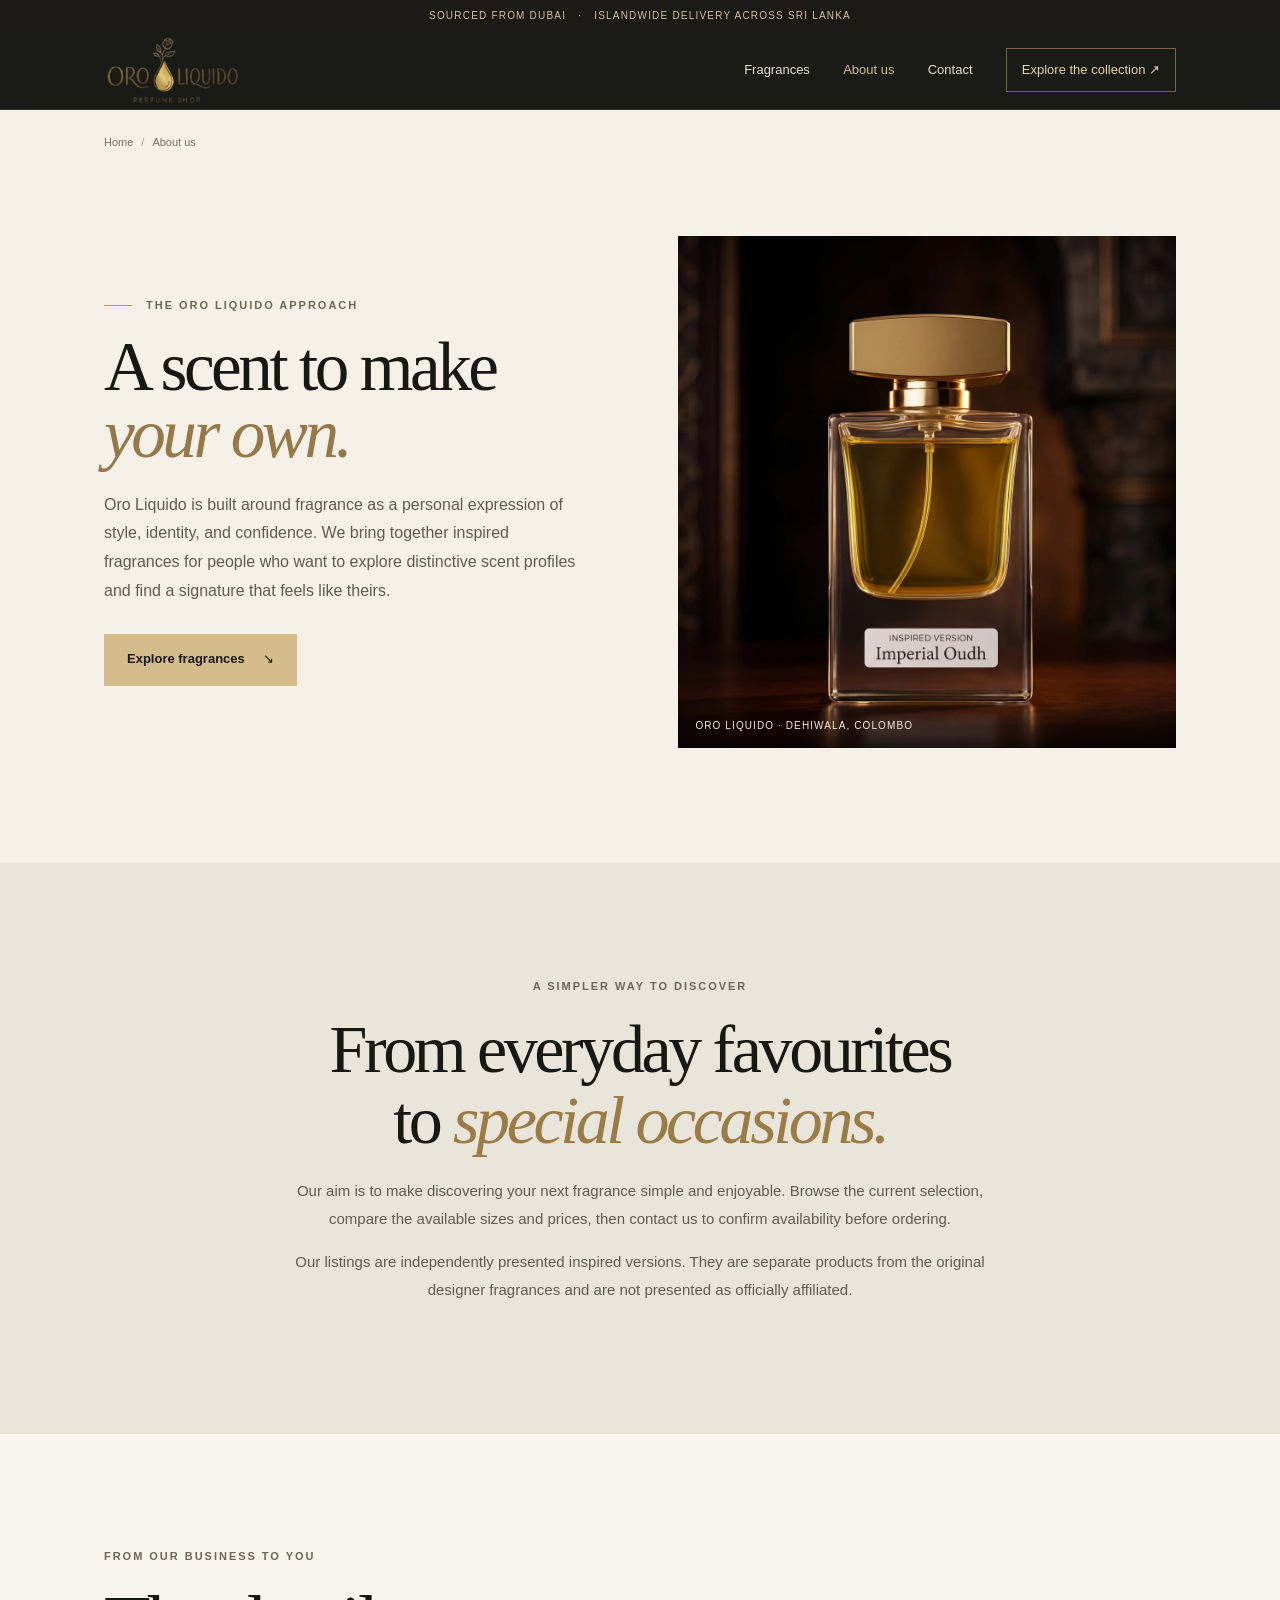
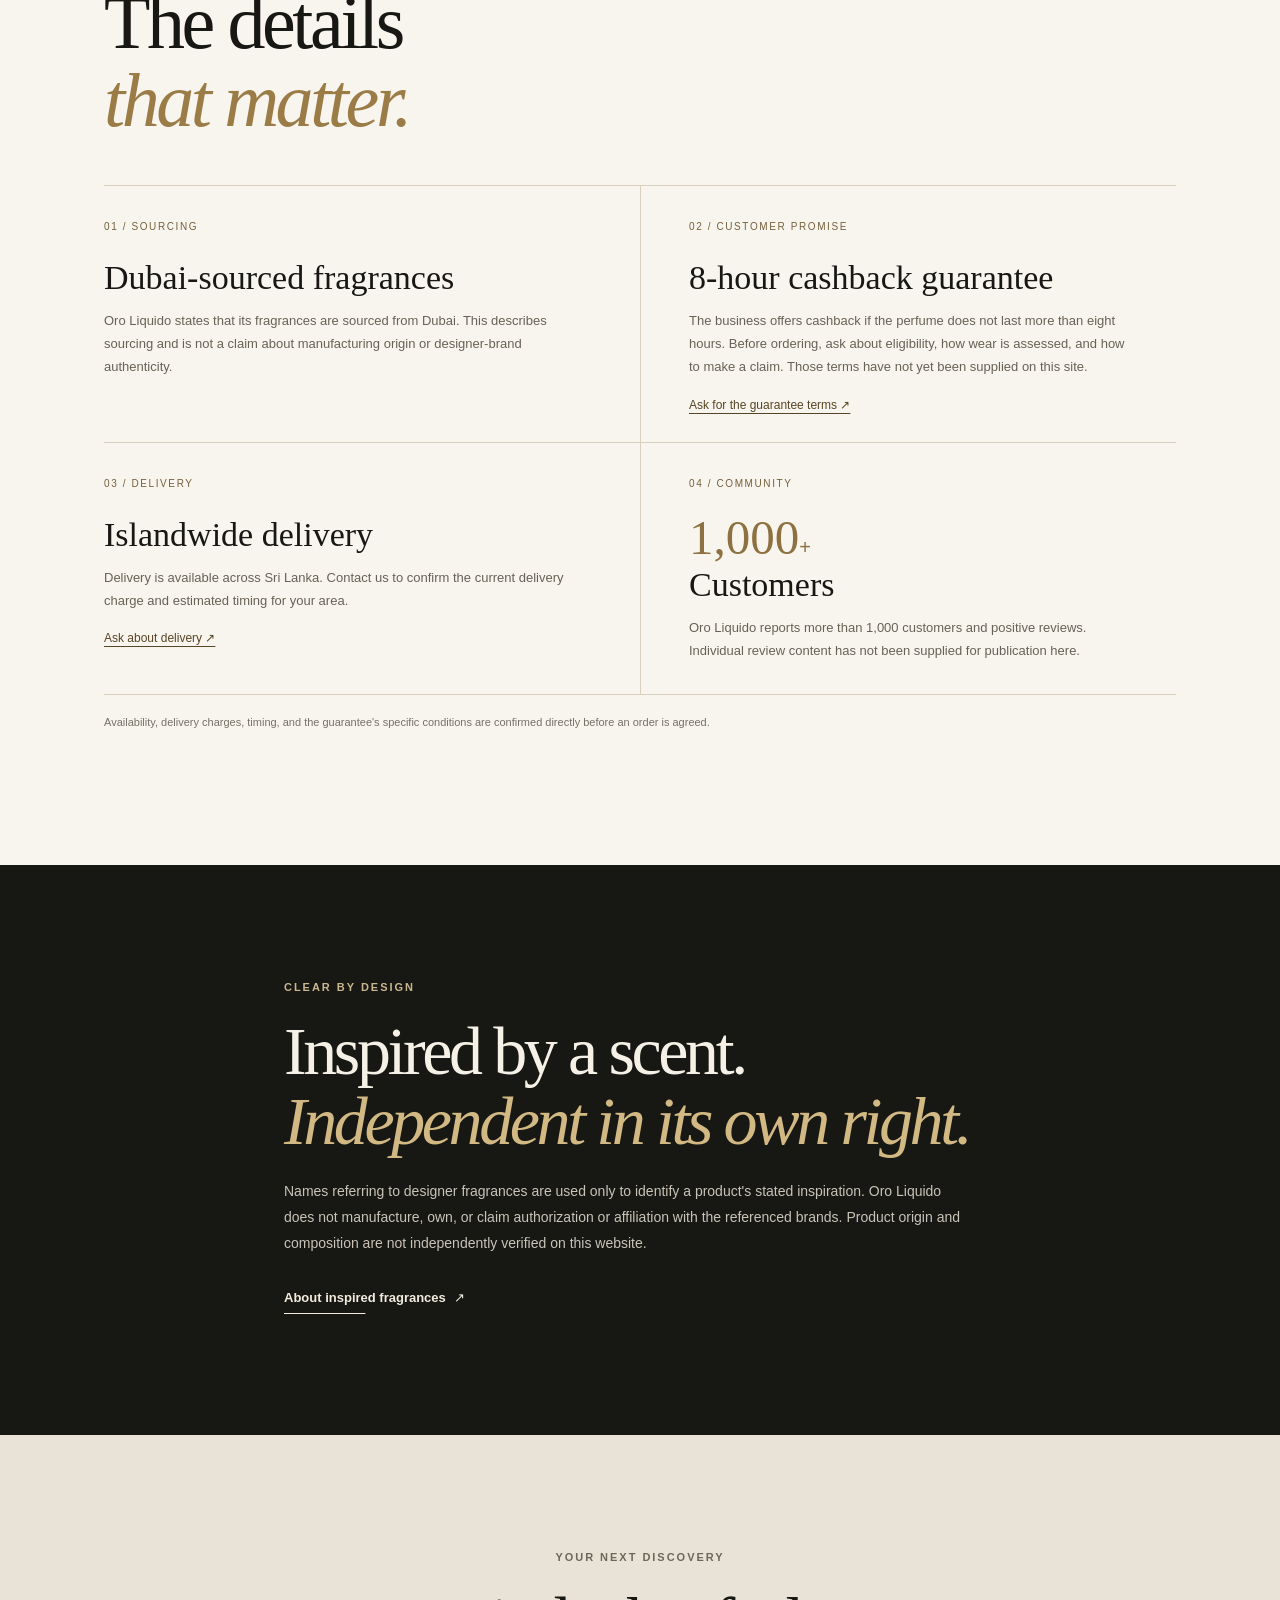
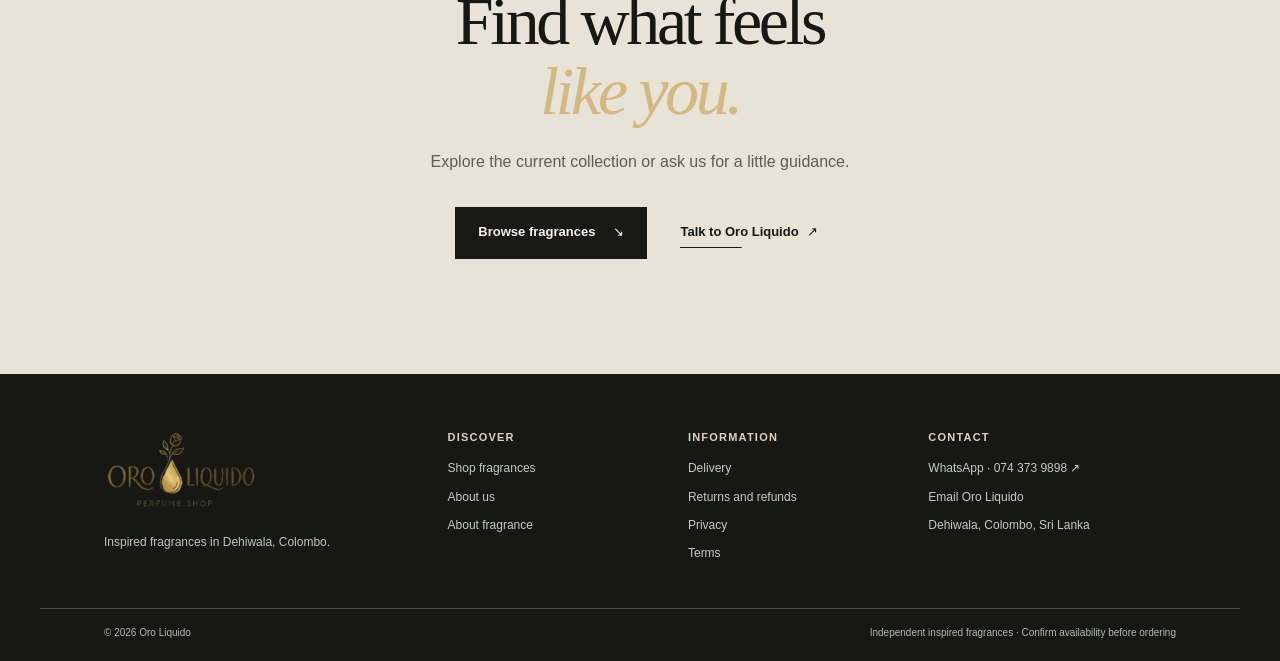
<file: about-us.html>
<!doctype html>
<html lang="en-LK">
  <head>
    <meta charset="UTF-8" />
    <meta name="viewport" content="width=device-width, initial-scale=1" />
    <meta name="theme-color" content="#11110f" />
    <meta name="description" content="Meet Oro Liquido, a Dehiwala, Colombo fragrance seller offering Dubai-sourced inspired fragrances, islandwide delivery, and clear size pricing." />
    <meta name="robots" content="index, follow, max-image-preview:large" />
    <link rel="canonical" href="https://YOUR-PRODUCTION-DOMAIN/about-us" />
    <title>About Oro Liquido | Inspired Fragrances in Sri Lanka</title>
    <meta property="og:type" content="website" />
    <meta property="og:site_name" content="Oro Liquido" />
    <meta property="og:title" content="About Oro Liquido | Inspired Fragrances in Sri Lanka" />
    <meta property="og:description" content="Learn about Oro Liquido's inspired fragrance collection, Dubai sourcing, islandwide delivery, and customer promise." />
    <meta property="og:url" content="https://YOUR-PRODUCTION-DOMAIN/about-us" />
    <meta property="og:image" content="https://YOUR-PRODUCTION-DOMAIN/assets/og-oro-liquido.jpg" />
    <meta property="og:image:alt" content="Oro Liquido gold wordmark beside a fragrance bottle" />
    <meta property="og:locale" content="en_LK" />
    <meta name="twitter:card" content="summary_large_image" />
    <meta name="twitter:title" content="About Oro Liquido | Inspired Fragrances in Sri Lanka" />
    <meta name="twitter:description" content="Learn about Oro Liquido's inspired fragrance collection, Dubai sourcing, islandwide delivery, and customer promise." />
    <meta name="twitter:image" content="https://YOUR-PRODUCTION-DOMAIN/assets/og-oro-liquido.jpg" />
    <link rel="icon" type="image/png" href="/assets/oro-liquido-mark.png" />
    <link rel="stylesheet" href="/styles.css" />
    <script type="module" src="/script.js"></script>
    <script type="application/ld+json">
      {
        "@context": "https://schema.org",
        "@type": "WebPage",
        "@id": "https://YOUR-PRODUCTION-DOMAIN/about-us#page",
        "name": "About Oro Liquido",
        "url": "https://YOUR-PRODUCTION-DOMAIN/about-us",
        "description": "The story and customer information for Oro Liquido, an inspired fragrance seller in Dehiwala, Colombo, Sri Lanka.",
        "inLanguage": "en-LK",
        "isPartOf": { "@id": "https://YOUR-PRODUCTION-DOMAIN/#website" },
        "breadcrumb": {
          "@type": "BreadcrumbList",
          "itemListElement": [
            { "@type": "ListItem", "position": 1, "name": "Home", "item": "https://YOUR-PRODUCTION-DOMAIN/" },
            { "@type": "ListItem", "position": 2, "name": "About Oro Liquido", "item": "https://YOUR-PRODUCTION-DOMAIN/about-us" }
          ]
        }
      }
    </script>
  </head>
  <body>
    <a class="skip-link" href="#main">Skip to content</a>
    <div class="announcement"><span>Sourced from Dubai</span><span aria-hidden="true">·</span><span>Islandwide delivery across Sri Lanka</span></div>
    <header class="site-header"><div class="nav-shell">
      <a class="brand" href="/" aria-label="Oro Liquido home"><img class="brand__logo" src="/assets/oro-liquido-logo.png" alt="Oro Liquido perfume shop" width="176" height="88" /></a>
      <button class="menu-toggle" type="button" aria-expanded="false" aria-controls="primary-navigation" aria-label="Open navigation menu"><span></span><span></span></button>
      <nav class="navigation" id="primary-navigation" aria-label="Main navigation" inert><a href="/#fragrances">Fragrances</a><a href="/about-us.html" aria-current="page">About us</a><a href="/#contact">Contact</a><a class="navigation__cta" href="/#fragrances">Explore the collection <span aria-hidden="true">↗</span></a></nav>
    </div></header>
    <main id="main">
      <nav class="breadcrumbs section-wrap" aria-label="Breadcrumb"><a href="/">Home</a><span class="breadcrumbs__separator" aria-hidden="true">/</span><span aria-current="page">About us</span></nav>
      <section class="about-hero section-wrap" aria-labelledby="about-title"><div class="about-hero__copy"><p class="eyebrow"><span class="eyebrow__line"></span> The Oro Liquido approach</p><h1 id="about-title">A scent to make<br /><em>your own.</em></h1><p>Oro Liquido is built around fragrance as a personal expression of style, identity, and confidence. We bring together inspired fragrances for people who want to explore distinctive scent profiles and find a signature that feels like theirs.</p><a class="button button--gold" href="/#fragrances">Explore fragrances <span aria-hidden="true">↘</span></a></div><figure class="about-hero__image"><img src="/assets/products/imperial-oudh-1200.webp" srcset="/assets/products/imperial-oudh-480.webp 480w, /assets/products/imperial-oudh-1200.webp 1200w" sizes="(max-width: 760px) 92vw, 48vw" alt="Imperial Oudh inspired fragrance bottle from the Oro Liquido selection" width="1200" height="1200" fetchpriority="high" /><figcaption>Oro Liquido · Dehiwala, Colombo</figcaption></figure></section>
      <section class="about-intro section-pad"><div class="section-wrap about-intro__inner"><p class="eyebrow">A simpler way to discover</p><h2>From everyday favourites<br />to <em>special occasions.</em></h2><p>Our aim is to make discovering your next fragrance simple and enjoyable. Browse the current selection, compare the available sizes and prices, then contact us to confirm availability before ordering.</p><p>Our listings are independently presented inspired versions. They are separate products from the original designer fragrances and are not presented as officially affiliated.</p></div></section>
      <section class="benefits-section section-pad" aria-labelledby="benefits-title"><div class="section-wrap"><div class="section-heading"><p class="eyebrow">From our business to you</p><h2 id="benefits-title">The details<br /><em>that matter.</em></h2></div><div class="benefits-grid">
        <article class="benefit-card"><span>01 / SOURCING</span><h3>Dubai-sourced fragrances</h3><p>Oro Liquido states that its fragrances are sourced from Dubai. This describes sourcing and is not a claim about manufacturing origin or designer-brand authenticity.</p></article>
        <article class="benefit-card benefit-card--promise"><span>02 / CUSTOMER PROMISE</span><h3>8-hour cashback guarantee</h3><p>The business offers cashback if the perfume does not last more than eight hours. Before ordering, ask about eligibility, how wear is assessed, and how to make a claim. Those terms have not yet been supplied on this site.</p><a href="https://wa.me/94743739898" data-whatsapp-general target="_blank" rel="noopener noreferrer">Ask for the guarantee terms ↗</a></article>
        <article class="benefit-card"><span>03 / DELIVERY</span><h3>Islandwide delivery</h3><p>Delivery is available across Sri Lanka. Contact us to confirm the current delivery charge and estimated timing for your area.</p><a href="https://wa.me/94743739898" data-whatsapp-general target="_blank" rel="noopener noreferrer">Ask about delivery ↗</a></article>
        <article class="benefit-card benefit-card--customers"><span>04 / COMMUNITY</span><strong>1,000<span>+</span></strong><h3>Customers</h3><p>Oro Liquido reports more than 1,000 customers and positive reviews. Individual review content has not been supplied for publication here.</p></article>
      </div><p class="proof-footnote">Availability, delivery charges, timing, and the guarantee's specific conditions are confirmed directly before an order is agreed.</p></div></section>
      <section class="about-disclaimer section-pad"><div class="section-wrap about-disclaimer__inner"><p class="eyebrow">Clear by design</p><h2>Inspired by a scent.<br /><em>Independent in its own right.</em></h2><p>Names referring to designer fragrances are used only to identify a product's stated inspiration. Oro Liquido does not manufacture, own, or claim authorization or affiliation with the referenced brands. Product origin and composition are not independently verified on this website.</p><a class="text-link text-link--light" href="/about-fragrances.html">About inspired fragrances <span aria-hidden="true">↗</span></a></div></section>
      <section class="about-cta section-pad"><div class="section-wrap about-cta__inner"><p class="eyebrow">Your next discovery</p><h2>Find what feels<br /><em>like you.</em></h2><p>Explore the current collection or ask us for a little guidance.</p><div class="hero__actions"><a class="button button--dark" href="/#fragrances">Browse fragrances <span aria-hidden="true">↘</span></a><a class="text-link" href="https://wa.me/94743739898" data-whatsapp-general target="_blank" rel="noopener noreferrer">Talk to Oro Liquido <span aria-hidden="true">↗</span></a></div></div></section>
    </main>
    <footer class="site-footer"><div class="footer-main section-wrap"><div class="footer-brand-block"><a class="brand brand--footer" href="/" aria-label="Oro Liquido home"><img class="brand__logo" src="/assets/oro-liquido-logo.png" alt="Oro Liquido perfume shop" width="154" height="77" /></a><p>Inspired fragrances in Dehiwala, Colombo.</p></div><div class="footer-column"><span class="footer-column__title">Discover</span><a href="/#fragrances">Shop fragrances</a><a href="/about-us.html">About us</a><a href="/about-fragrances.html">About fragrance</a></div><div class="footer-column"><span class="footer-column__title">Information</span><a href="/store-information.html#delivery">Delivery</a><a href="/store-information.html#returns">Returns and refunds</a><a href="/store-information.html#privacy">Privacy</a><a href="/store-information.html#terms">Terms</a></div><div class="footer-column"><span class="footer-column__title">Contact</span><a href="https://wa.me/94743739898" data-whatsapp-general target="_blank" rel="noopener noreferrer">WhatsApp · 074 373 9898 ↗</a><a href="mailto:babageebaba128@gmail.com">Email Oro Liquido</a><span>Dehiwala, Colombo, Sri Lanka</span></div></div><div class="footer-bottom section-wrap"><span>© <span data-current-year>2026</span> Oro Liquido</span><span>Independent inspired fragrances · Confirm availability before ordering</span></div></footer>
    <a class="whatsapp-float" href="https://wa.me/94743739898" data-whatsapp-general target="_blank" rel="noopener noreferrer" aria-label="Ask Oro Liquido a question on WhatsApp"><svg viewBox="0 0 24 24" aria-hidden="true"><path d="M20.5 11.8a8.4 8.4 0 0 1-12.4 7.4L3 20.5l1.3-4.9A8.4 8.4 0 1 1 20.5 11.8Z"></path><path d="M8.2 7.8c.2-.5.4-.5.7-.5h.5c.2 0 .4 0 .5.4l.8 1.8c.1.3.1.5-.1.7l-.6.7c-.2.2-.2.4 0 .6.3.6 1.1 1.8 2.5 2.4.3.1.4.1.6-.1l.8-.9c.2-.2.4-.2.6-.1l1.7.8c.3.1.4.3.4.5s-.1 1-.6 1.4c-.5.5-1.2.7-2 .5-1-.2-2.2-.7-3.5-1.8-1.4-1.2-2.3-2.7-2.6-3.7-.3-.9 0-1.8.3-2.3Z"></path></svg></a>
  </body>
</html>
</file>
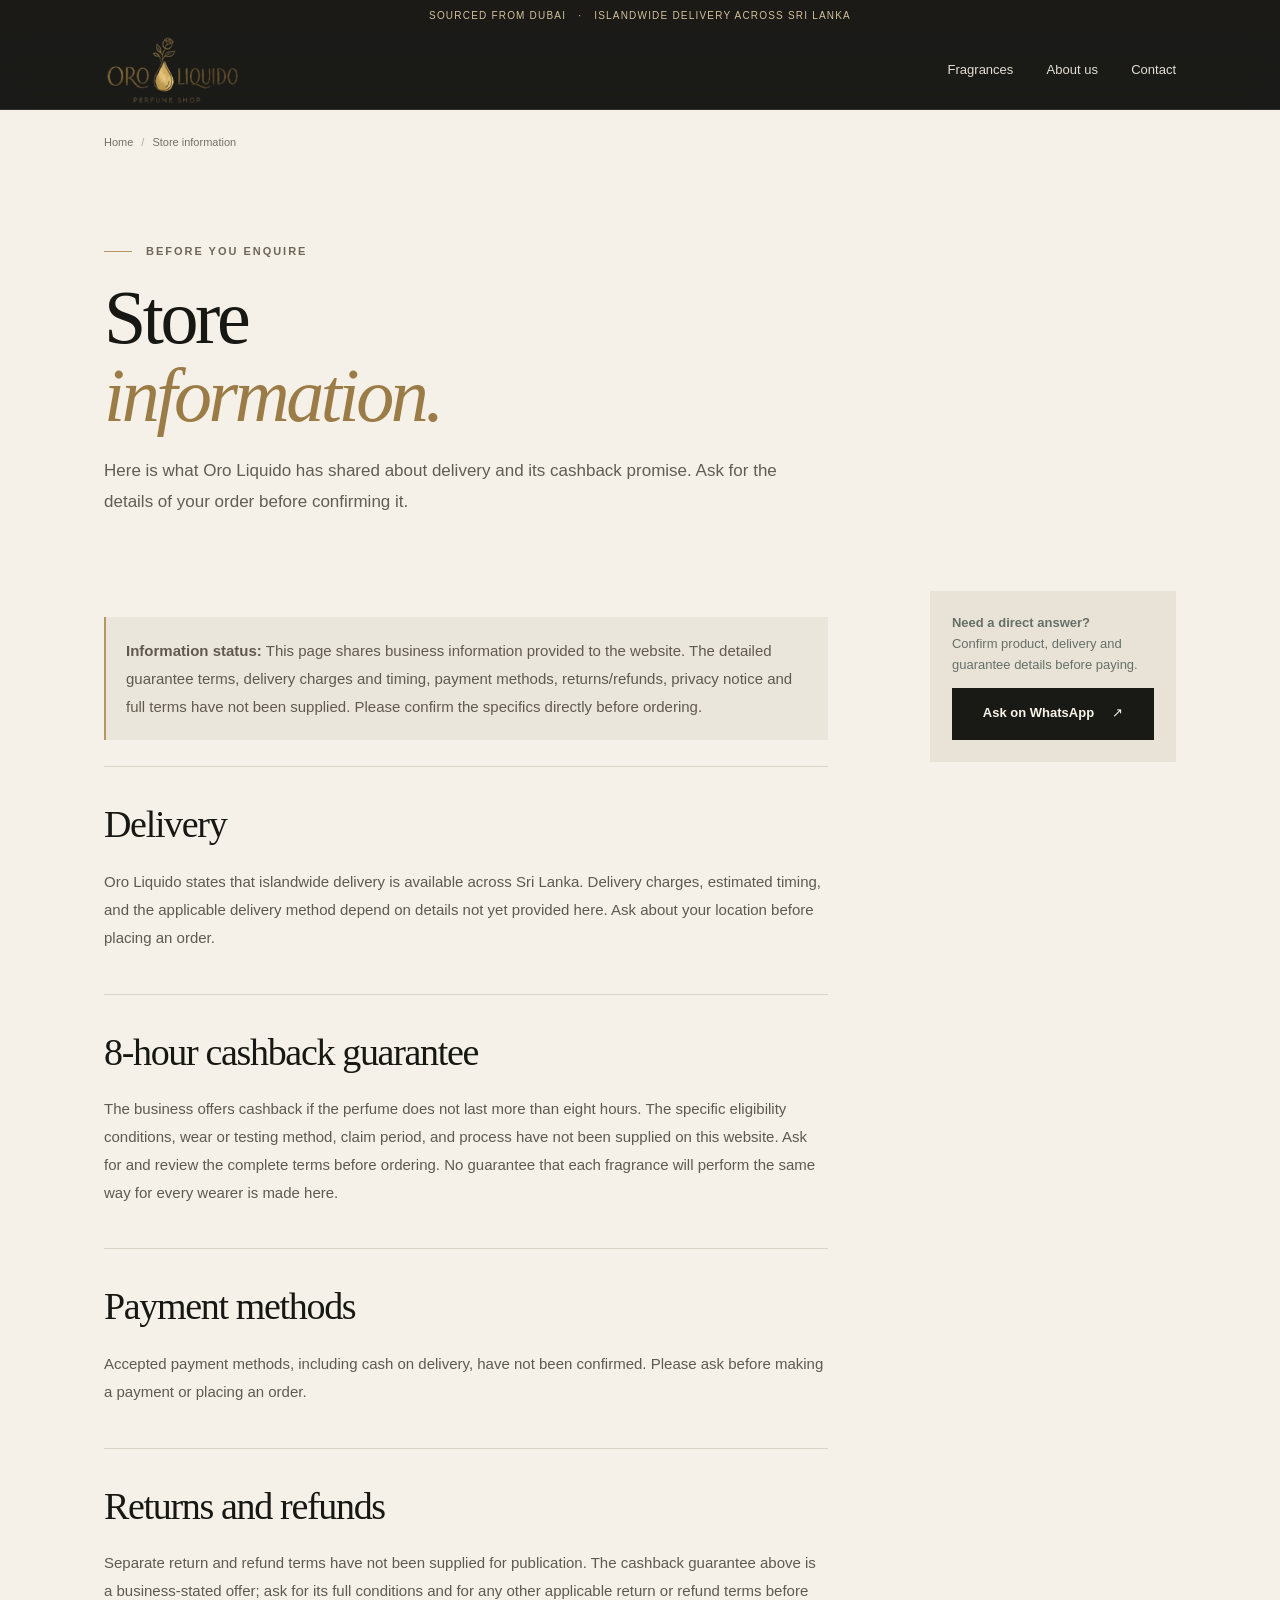
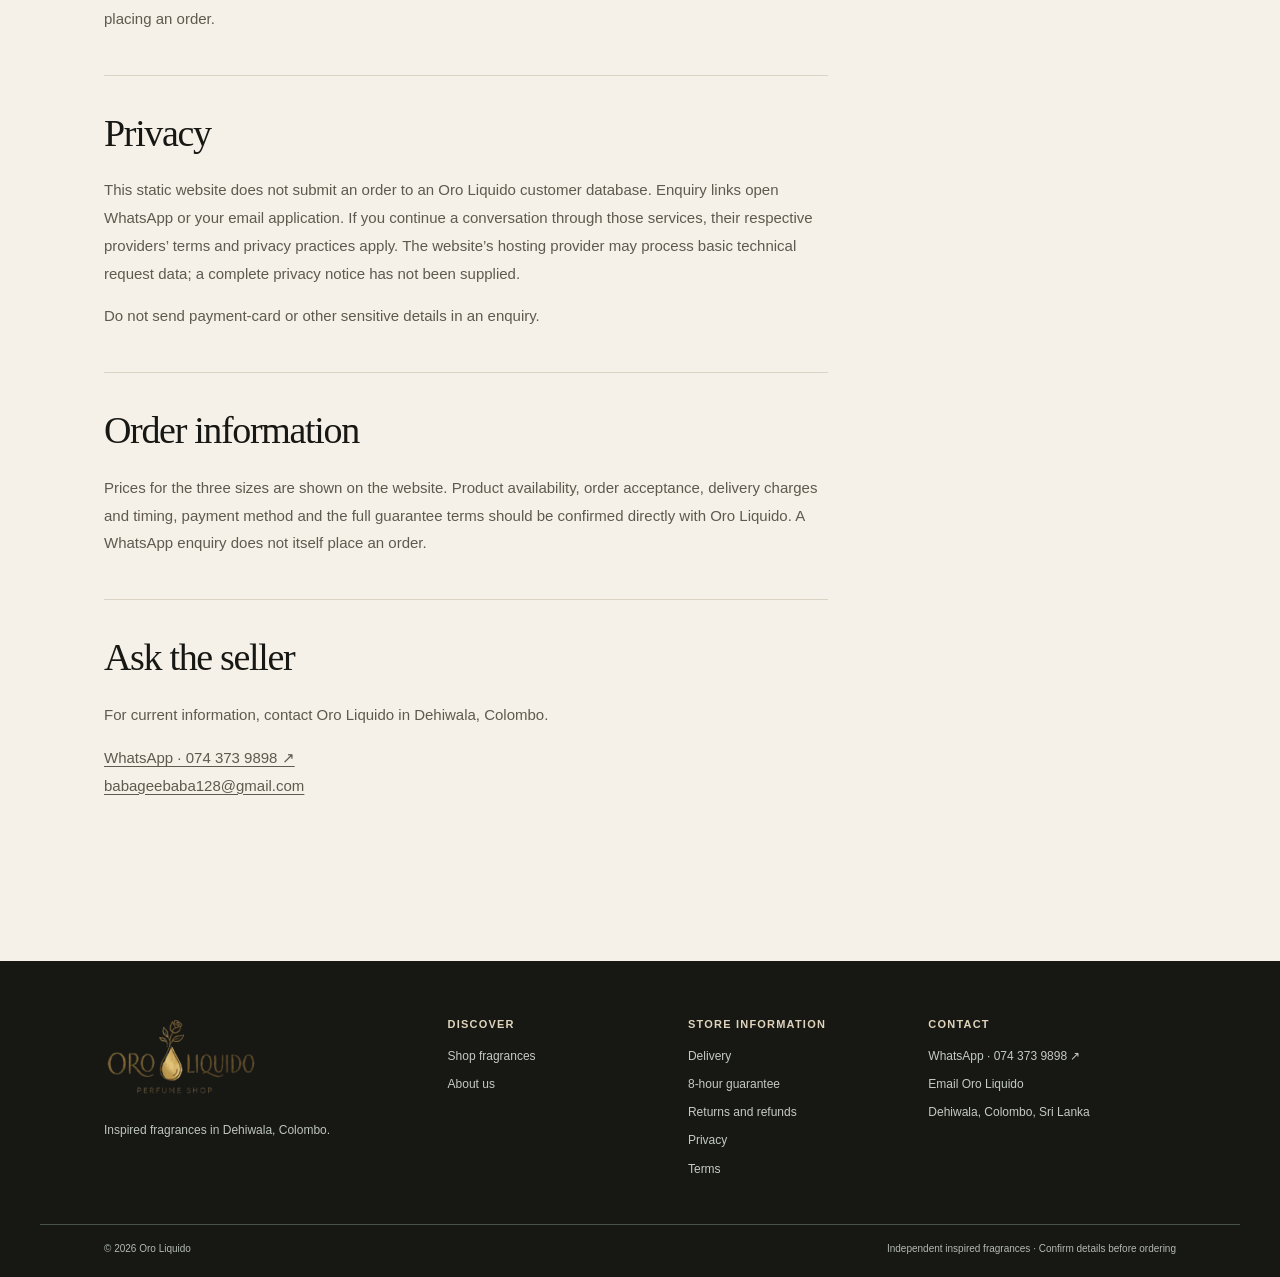
<file: store-information.html>
<!doctype html>
<html lang="en-LK">
  <head>
    <meta charset="UTF-8" />
    <meta name="viewport" content="width=device-width, initial-scale=1" />
    <meta name="theme-color" content="#11110f" />
    <meta name="robots" content="noindex, follow" />
    <meta name="description" content="Delivery, cashback guarantee, payment, returns, privacy and order information for Oro Liquido." />
    <title>Store Information | Oro Liquido</title>
    <link rel="icon" type="image/png" href="/assets/oro-liquido-mark.png" />
    <link rel="stylesheet" href="/styles.css" />
    <script type="module" src="/script.js"></script>
  </head>
  <body>
    <a class="skip-link" href="#main">Skip to content</a>
    <div class="announcement"><span>Sourced from Dubai</span><span aria-hidden="true">·</span><span>Islandwide delivery across Sri Lanka</span></div>
    <header class="site-header"><div class="nav-shell">
      <a class="brand" href="/" aria-label="Oro Liquido home"><img class="brand__logo" src="/assets/oro-liquido-logo.png" alt="Oro Liquido perfume shop" width="176" height="88" /></a>
      <button class="menu-toggle" type="button" aria-expanded="false" aria-controls="primary-navigation" aria-label="Open navigation menu"><span></span><span></span></button>
      <nav class="navigation" id="primary-navigation" aria-label="Main navigation" inert><a href="/#fragrances">Fragrances</a><a href="/about-us.html">About us</a><a href="/#contact">Contact</a></nav>
    </div></header>
    <main id="main">
      <nav class="breadcrumbs section-wrap" aria-label="Breadcrumb"><a href="/">Home</a><span class="breadcrumbs__separator" aria-hidden="true">/</span><span aria-current="page">Store information</span></nav>
      <header class="editorial-hero section-wrap"><div class="editorial-heading"><p class="eyebrow"><span class="eyebrow__line"></span> Before you enquire</p><h1>Store<br /><em>information.</em></h1><p>Here is what Oro Liquido has shared about delivery and its cashback promise. Ask for the details of your order before confirming it.</p></div></header>
      <div class="content-columns section-wrap">
        <article class="article-content">
          <p class="policy-notice"><strong>Information status:</strong> This page shares business information provided to the website. The detailed guarantee terms, delivery charges and timing, payment methods, returns/refunds, privacy notice and full terms have not been supplied. Please confirm the specifics directly before ordering.</p>
          <section class="policy-section" id="delivery"><h2>Delivery</h2><p>Oro Liquido states that islandwide delivery is available across Sri Lanka. Delivery charges, estimated timing, and the applicable delivery method depend on details not yet provided here. Ask about your location before placing an order.</p></section>
          <section class="policy-section" id="guarantee"><h2>8-hour cashback guarantee</h2><p>The business offers cashback if the perfume does not last more than eight hours. The specific eligibility conditions, wear or testing method, claim period, and process have not been supplied on this website. Ask for and review the complete terms before ordering. No guarantee that each fragrance will perform the same way for every wearer is made here.</p></section>
          <section class="policy-section" id="payment"><h2>Payment methods</h2><p>Accepted payment methods, including cash on delivery, have not been confirmed. Please ask before making a payment or placing an order.</p></section>
          <section class="policy-section" id="returns"><h2>Returns and refunds</h2><p>Separate return and refund terms have not been supplied for publication. The cashback guarantee above is a business-stated offer; ask for its full conditions and for any other applicable return or refund terms before placing an order.</p></section>
          <section class="policy-section" id="privacy"><h2>Privacy</h2><p>This static website does not submit an order to an Oro Liquido customer database. Enquiry links open WhatsApp or your email application. If you continue a conversation through those services, their respective providers’ terms and privacy practices apply. The website’s hosting provider may process basic technical request data; a complete privacy notice has not been supplied.</p><p>Do not send payment-card or other sensitive details in an enquiry.</p></section>
          <section class="policy-section" id="terms"><h2>Order information</h2><p>Prices for the three sizes are shown on the website. Product availability, order acceptance, delivery charges and timing, payment method and the full guarantee terms should be confirmed directly with Oro Liquido. A WhatsApp enquiry does not itself place an order.</p></section>
          <section><h2>Ask the seller</h2><p>For current information, contact Oro Liquido in Dehiwala, Colombo.</p><p><a href="https://wa.me/94743739898" target="_blank" rel="noopener noreferrer" data-whatsapp-general>WhatsApp · 074 373 9898 ↗</a><br /><a href="mailto:babageebaba128@gmail.com">babageebaba128@gmail.com</a></p></section>
        </article>
        <aside class="article-aside"><p><strong>Need a direct answer?</strong><br />Confirm product, delivery and guarantee details before paying.</p><a class="button button--dark" href="https://wa.me/94743739898" target="_blank" rel="noopener noreferrer" data-whatsapp-general>Ask on WhatsApp <span aria-hidden="true">↗</span></a></aside>
      </div>
    </main>
    <footer class="site-footer"><div class="footer-main section-wrap">
      <div class="footer-brand-block"><a class="brand brand--footer" href="/" aria-label="Oro Liquido home"><img class="brand__logo" src="/assets/oro-liquido-logo.png" alt="Oro Liquido perfume shop" width="154" height="77" /></a><p>Inspired fragrances in Dehiwala, Colombo.</p></div>
      <div class="footer-column"><span class="footer-column__title">Discover</span><a href="/#fragrances">Shop fragrances</a><a href="/about-us.html">About us</a></div>
      <div class="footer-column"><span class="footer-column__title">Store information</span><a href="#delivery">Delivery</a><a href="#guarantee">8-hour guarantee</a><a href="#returns">Returns and refunds</a><a href="#privacy">Privacy</a><a href="#terms">Terms</a></div>
      <div class="footer-column"><span class="footer-column__title">Contact</span><a href="https://wa.me/94743739898" target="_blank" rel="noopener noreferrer" data-whatsapp-general>WhatsApp · 074 373 9898 ↗</a><a href="mailto:babageebaba128@gmail.com">Email Oro Liquido</a><span>Dehiwala, Colombo, Sri Lanka</span></div>
    </div><div class="footer-bottom section-wrap"><span>© <span data-current-year>2026</span> Oro Liquido</span><span>Independent inspired fragrances · Confirm details before ordering</span></div></footer>
    <a class="whatsapp-float" href="https://wa.me/94743739898" target="_blank" rel="noopener noreferrer" aria-label="Ask Oro Liquido a question on WhatsApp" data-whatsapp-general><svg viewBox="0 0 24 24" aria-hidden="true"><path d="M20.5 11.8a8.4 8.4 0 0 1-12.4 7.4L3 20.5l1.3-4.9A8.4 8.4 0 1 1 20.5 11.8Z"></path><path d="M8.2 7.8c.2-.5.4-.5.7-.5h.5c.2 0 .4 0 .5.4l.8 1.8c.1.3.1.5-.1.7l-.6.7c-.2.2-.2.4 0 .6.3.6 1.1 1.8 2.5 2.4.3.1.4.1.6-.1l.8-.9c.2-.2.4-.2.6-.1l1.7.8c.3.1.4.3.4.5s-.1 1-.6 1.4c-.5.5-1.2.7-2 .5-1-.2-2.2-.7-3.5-1.8-1.4-1.2-2.3-2.7-2.6-3.7-.3-.9 0-1.8.3-2.3Z"></path></svg></a>
  </body>
</html>
</file>
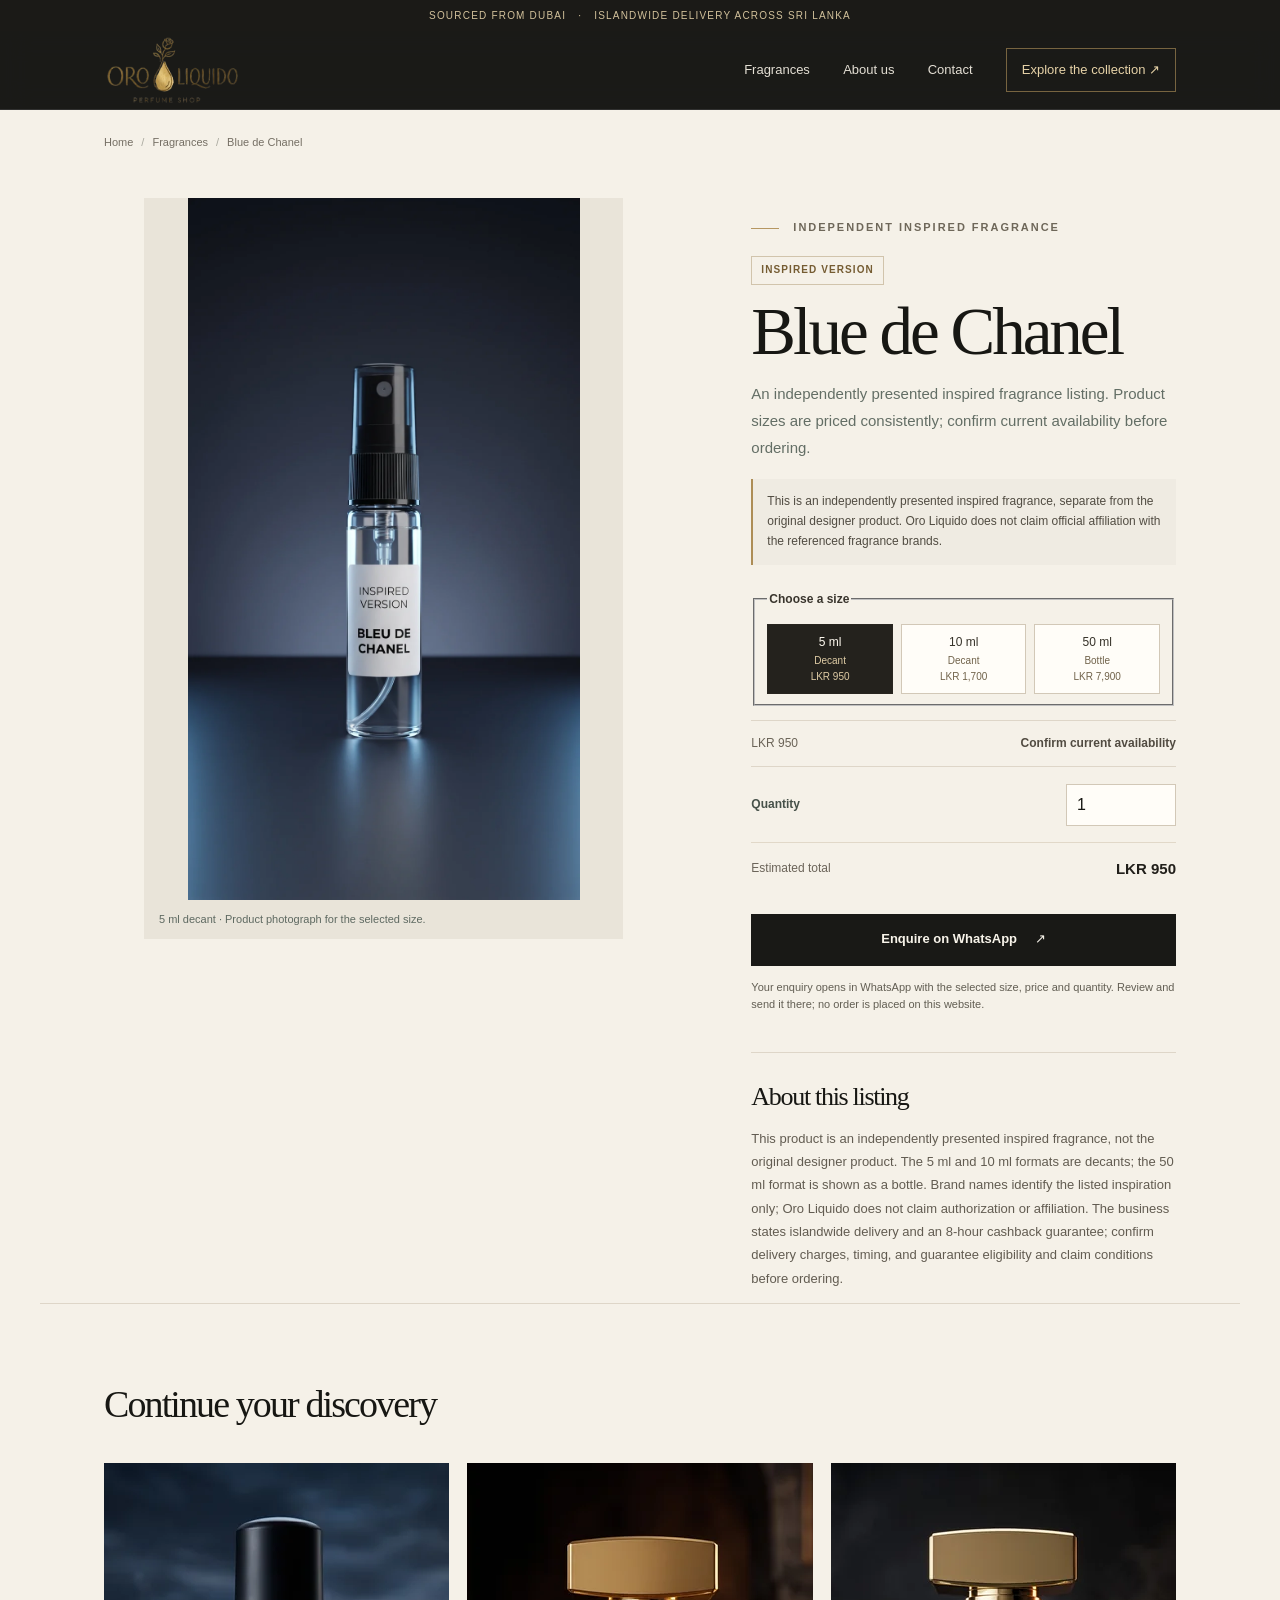
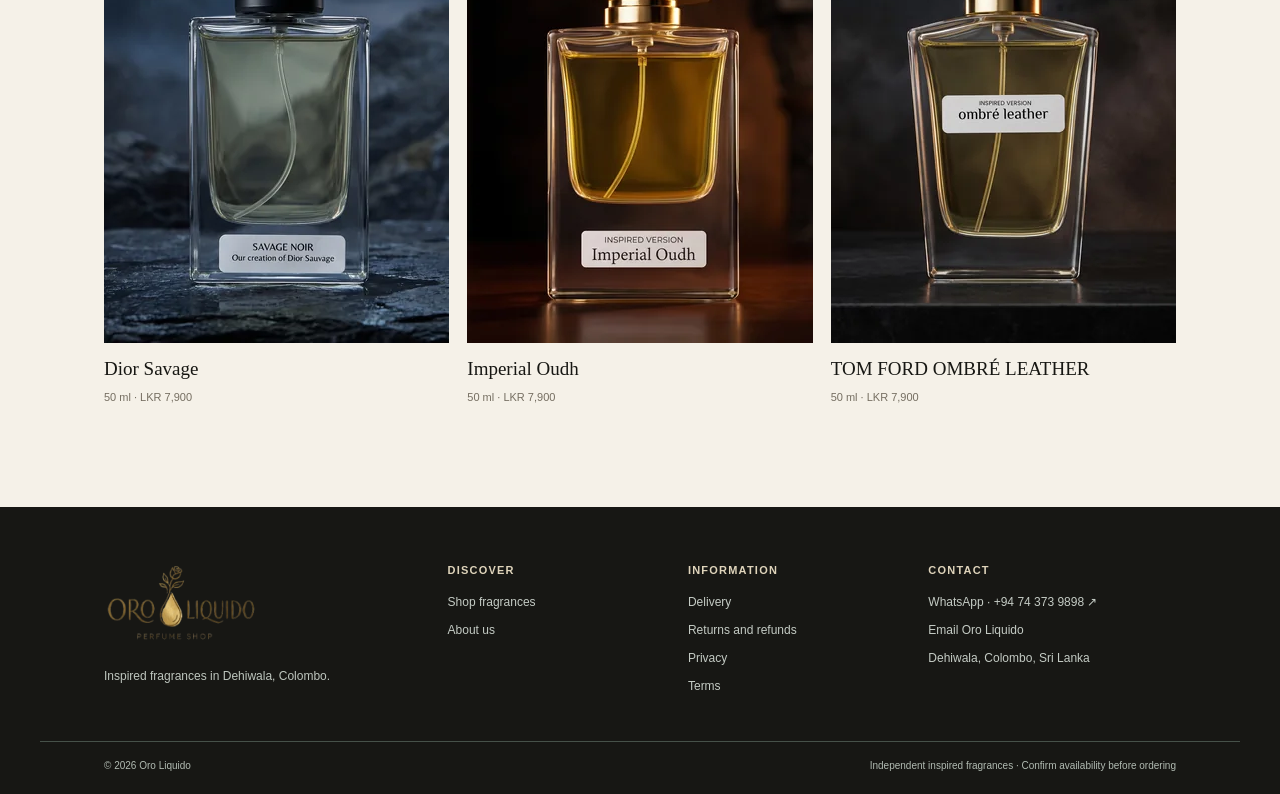
<file: products/blue-de-chanel.html>
<!doctype html>
<html lang="en-LK">
<head>
  <meta charset="UTF-8" />
  <meta name="viewport" content="width=device-width, initial-scale=1" />
  <meta name="theme-color" content="#11110f" />
  <meta name="description" content="An independently presented inspired fragrance listing. Product sizes are priced consistently; confirm current availability before ordering. Explore 5 ml and 10 ml decants plus a 50 ml bottle from Oro Liquido in Dehiwala, Colombo." />
  <meta name="robots" content="index, follow, max-image-preview:large" />
  <link rel="canonical" href="https://YOUR-PRODUCTION-DOMAIN/products/blue-de-chanel" />
  <title>Blue de Chanel inspired fragrance | Oro Liquido</title>
  <meta property="og:type" content="product" />
  <meta property="og:site_name" content="Oro Liquido" />
  <meta property="og:title" content="Blue de Chanel inspired fragrance | Oro Liquido" />
  <meta property="og:description" content="An independently presented inspired fragrance listing. Product sizes are priced consistently; confirm current availability before ordering. Explore 5 ml and 10 ml decants plus a 50 ml bottle from Oro Liquido in Dehiwala, Colombo." />
  <meta property="og:url" content="https://YOUR-PRODUCTION-DOMAIN/products/blue-de-chanel" />
  <meta property="og:image" content="https://YOUR-PRODUCTION-DOMAIN/assets/products/blue-de-chanel-5ml-960.webp" />
  <meta property="og:image:alt" content="5 ml Blue de Chanel inspired-fragrance decant spray vial against a deep blue backdrop" />
  <meta property="og:locale" content="en_LK" />
  <meta name="twitter:card" content="summary_large_image" />
  <meta name="twitter:title" content="Blue de Chanel inspired fragrance | Oro Liquido" />
  <meta name="twitter:description" content="An independently presented inspired fragrance listing. Product sizes are priced consistently; confirm current availability before ordering. Explore 5 ml and 10 ml decants plus a 50 ml bottle from Oro Liquido in Dehiwala, Colombo." />
  <meta name="twitter:image" content="https://YOUR-PRODUCTION-DOMAIN/assets/products/blue-de-chanel-5ml-960.webp" />
  <link rel="icon" type="image/png" href="/assets/oro-liquido-mark.png" />
  <link rel="preload" as="image" imagesrcset="/assets/products/blue-de-chanel-5ml-480.webp 480w, /assets/products/blue-de-chanel-5ml-960.webp 960w" imagesizes="(max-width: 760px) 92vw, 54vw" fetchpriority="high" />
  <link rel="stylesheet" href="/styles.css" />
  <script type="application/ld+json">{"@context":"https://schema.org","@graph":[{"@type":"Product","@id":"https://YOUR-PRODUCTION-DOMAIN/products/blue-de-chanel#product","name":"Blue de Chanel","description":"An independently presented inspired fragrance listing. Product sizes are priced consistently; confirm current availability before ordering.","image":["https://YOUR-PRODUCTION-DOMAIN/assets/products/blue-de-chanel-5ml-960.webp","https://YOUR-PRODUCTION-DOMAIN/assets/products/blue-de-chanel-10ml-960.webp","https://YOUR-PRODUCTION-DOMAIN/assets/products/blue-de-chanel-50ml-1200.webp"],"url":"https://YOUR-PRODUCTION-DOMAIN/products/blue-de-chanel","category":"Inspired fragrance","offers":[{"@type":"Offer","name":"5 ml","price":"950","priceCurrency":"LKR","url":"https://YOUR-PRODUCTION-DOMAIN/products/blue-de-chanel#size-5-ml"},{"@type":"Offer","name":"10 ml","price":"1700","priceCurrency":"LKR","url":"https://YOUR-PRODUCTION-DOMAIN/products/blue-de-chanel#size-10-ml"},{"@type":"Offer","name":"50 ml","price":"7900","priceCurrency":"LKR","url":"https://YOUR-PRODUCTION-DOMAIN/products/blue-de-chanel#size-50-ml"}]},{"@type":"BreadcrumbList","itemListElement":[{"@type":"ListItem","position":1,"name":"Home","item":"https://YOUR-PRODUCTION-DOMAIN/"},{"@type":"ListItem","position":2,"name":"Fragrances","item":"https://YOUR-PRODUCTION-DOMAIN/#fragrances"},{"@type":"ListItem","position":3,"name":"Blue de Chanel","item":"https://YOUR-PRODUCTION-DOMAIN/products/blue-de-chanel"}]}]}</script>
  <script type="module" src="/script.js"></script>
  <script type="module" src="/product-page.js"></script>
</head>
<body data-product-slug="blue-de-chanel">
  <a class="skip-link" href="#main">Skip to content</a>
  <div class="announcement"><span>Sourced from Dubai</span><span aria-hidden="true">·</span><span>Islandwide delivery across Sri Lanka</span></div>
  <header class="site-header"><div class="nav-shell">
    <a class="brand" href="/" aria-label="Oro Liquido home"><img class="brand__logo" src="/assets/oro-liquido-logo.png" alt="Oro Liquido perfume shop" width="176" height="88" /></a>
    <button class="menu-toggle" type="button" aria-expanded="false" aria-controls="primary-navigation" aria-label="Open navigation menu"><span></span><span></span></button>
    <nav class="navigation" id="primary-navigation" aria-label="Main navigation" inert><a href="/#fragrances">Fragrances</a><a href="/about-us.html">About us</a><a href="/#contact">Contact</a><a class="navigation__cta" href="/#fragrances">Explore the collection <span aria-hidden="true">↗</span></a></nav>
  </div></header>
  <main id="main" class="product-page-main">
    <nav class="breadcrumbs section-wrap product-crumb" aria-label="Breadcrumb"><a href="/">Home</a><span class="breadcrumbs__separator" aria-hidden="true">/</span><a href="/#fragrances">Fragrances</a><span class="breadcrumbs__separator" aria-hidden="true">/</span><span aria-current="page">Blue de Chanel</span></nav>
    <div class="section-wrap product-layout">
      <figure class="product-gallery" data-product-gallery data-product-size="5 ml"><img data-product-image data-image-portrait="true" src="/assets/products/blue-de-chanel-5ml-480.webp" srcset="/assets/products/blue-de-chanel-5ml-480.webp 480w, /assets/products/blue-de-chanel-5ml-960.webp 960w" sizes="(max-width: 760px) 92vw, 54vw" alt="5 ml Blue de Chanel inspired-fragrance decant spray vial against a deep blue backdrop" width="480" height="860" fetchpriority="high" decoding="async" /><figcaption class="product-gallery__caption" data-gallery-caption>5 ml decant · Product photograph for the selected size.</figcaption></figure>
      <section class="product-details" aria-labelledby="product-title">
        <p class="eyebrow"><span class="eyebrow__line"></span> Independent inspired fragrance</p>
        <span class="product-flag">Inspired version</span>
        <h1 id="product-title">Blue de Chanel</h1>
        <p class="product-details__intro">An independently presented inspired fragrance listing. Product sizes are priced consistently; confirm current availability before ordering.</p>
        <p class="product-disclaimer">This is an independently presented inspired fragrance, separate from the original designer product. Oro Liquido does not claim official affiliation with the referenced fragrance brands.</p>
        <fieldset class="product-config"><legend>Choose a size</legend><div class="size-options"><div class="size-option"><input id="size-5-ml" type="radio" name="product-size" value="5 ml" checked /><label for="size-5-ml"><span>5 ml <small>Decant</small></span><small>LKR 950</small></label></div>
<div class="size-option"><input id="size-10-ml" type="radio" name="product-size" value="10 ml" /><label for="size-10-ml"><span>10 ml <small>Decant</small></span><small>LKR 1,700</small></label></div>
<div class="size-option"><input id="size-50-ml" type="radio" name="product-size" value="50 ml" /><label for="size-50-ml"><span>50 ml <small>Bottle</small></span><small>LKR 7,900</small></label></div></div></fieldset>
        <p class="price-status"><span data-current-price aria-live="polite">LKR 950</span><strong data-availability>Confirm current availability</strong></p>
        <div class="quantity-row"><label for="product-quantity">Quantity</label><input class="quantity-control" id="product-quantity" type="number" min="1" step="1" value="1" inputmode="numeric" /></div>
        <p class="order-total order-total--detail" aria-live="polite">Estimated total <strong data-product-total>LKR 950</strong></p>
        <a class="button button--dark product-buy" href="https://wa.me/94743739898" target="_blank" rel="noopener noreferrer" data-product-whatsapp>Enquire on WhatsApp <span aria-hidden="true">↗</span></a>
        <p class="product-detail-note">Your enquiry opens in WhatsApp with the selected size, price and quantity. Review and send it there; no order is placed on this website.</p>
        <div class="product-description"><h2>About this listing</h2><p>This product is an independently presented inspired fragrance, not the original designer product. The 5 ml and 10 ml formats are decants; the 50 ml format is shown as a bottle. Brand names identify the listed inspiration only; Oro Liquido does not claim authorization or affiliation. The business states islandwide delivery and an 8-hour cashback guarantee; confirm delivery charges, timing, and guarantee eligibility and claim conditions before ordering.</p></div>
      </section>
    </div>
    <section class="section-wrap related-section" aria-labelledby="related-title"><h2 id="related-title">Continue your discovery</h2><div class="related-grid"><a class="related-card" href="/products/dior-savage.html?size=50-ml"><img src="/assets/products/dior-savage-480.webp" alt="Perfume bottle labelled Savage Noir in the Dior Savage inspired-fragrance listing" width="480" height="480" loading="lazy" decoding="async" /><span>Dior Savage</span><small>50 ml · LKR 7,900</small></a>
<a class="related-card" href="/products/imperial-oudh.html?size=50-ml"><img src="/assets/products/imperial-oudh-480.webp" alt="Imperial Oudh inspired-version fragrance bottle photographed in warm amber light" width="480" height="480" loading="lazy" decoding="async" /><span>Imperial Oudh</span><small>50 ml · LKR 7,900</small></a>
<a class="related-card" href="/products/tom-ford-ombre-leather.html?size=50-ml"><img src="/assets/products/tom-ford-ombre-leather-480.webp" alt="Ombré Leather inspired-version fragrance bottle photographed against a dark background" width="480" height="480" loading="lazy" decoding="async" /><span>TOM FORD OMBRÉ LEATHER</span><small>50 ml · LKR 7,900</small></a></div></section>
  </main>
  <footer class="site-footer"><div class="footer-main section-wrap">
    <div class="footer-brand-block"><a class="brand brand--footer" href="/" aria-label="Oro Liquido home"><img class="brand__logo" src="/assets/oro-liquido-logo.png" alt="Oro Liquido perfume shop" width="154" height="77" /></a><p>Inspired fragrances in Dehiwala, Colombo.</p></div>
    <div class="footer-column"><span class="footer-column__title">Discover</span><a href="/#fragrances">Shop fragrances</a><a href="/about-us.html">About us</a></div>
    <div class="footer-column"><span class="footer-column__title">Information</span><a href="/store-information.html#delivery">Delivery</a><a href="/store-information.html#returns">Returns and refunds</a><a href="/store-information.html#privacy">Privacy</a><a href="/store-information.html#terms">Terms</a></div>
    <div class="footer-column"><span class="footer-column__title">Contact</span><a href="https://wa.me/94743739898" target="_blank" rel="noopener noreferrer" data-whatsapp-general>WhatsApp · +94 74 373 9898 ↗</a><a href="mailto:babageebaba128@gmail.com">Email Oro Liquido</a><span>Dehiwala, Colombo, Sri Lanka</span></div>
  </div><div class="footer-bottom section-wrap"><span>© <span data-current-year>2026</span> Oro Liquido</span><span>Independent inspired fragrances · Confirm availability before ordering</span></div></footer>
  <a class="whatsapp-float" href="https://wa.me/94743739898" target="_blank" rel="noopener noreferrer" aria-label="Ask Oro Liquido a question on WhatsApp" data-whatsapp-general><svg viewBox="0 0 24 24" aria-hidden="true"><path d="M20.5 11.8a8.4 8.4 0 0 1-12.4 7.4L3 20.5l1.3-4.9A8.4 8.4 0 1 1 20.5 11.8Z"></path><path d="M8.2 7.8c.2-.5.4-.5.7-.5h.5c.2 0 .4 0 .5.4l.8 1.8c.1.3.1.5-.1.7l-.6.7c-.2.2-.2.4 0 .6.3.6 1.1 1.8 2.5 2.4.3.1.4.1.6-.1l.8-.9c.2-.2.4-.2.6-.1l1.7.8c.3.1.4.3.4.5s-.1 1-.6 1.4c-.5.5-1.2.7-2 .5-1-.2-2.2-.7-3.5-1.8-1.4-1.2-2.3-2.7-2.6-3.7-.3-.9 0-1.8.3-2.3Z"></path></svg></a>
</body>
</html>
</file>
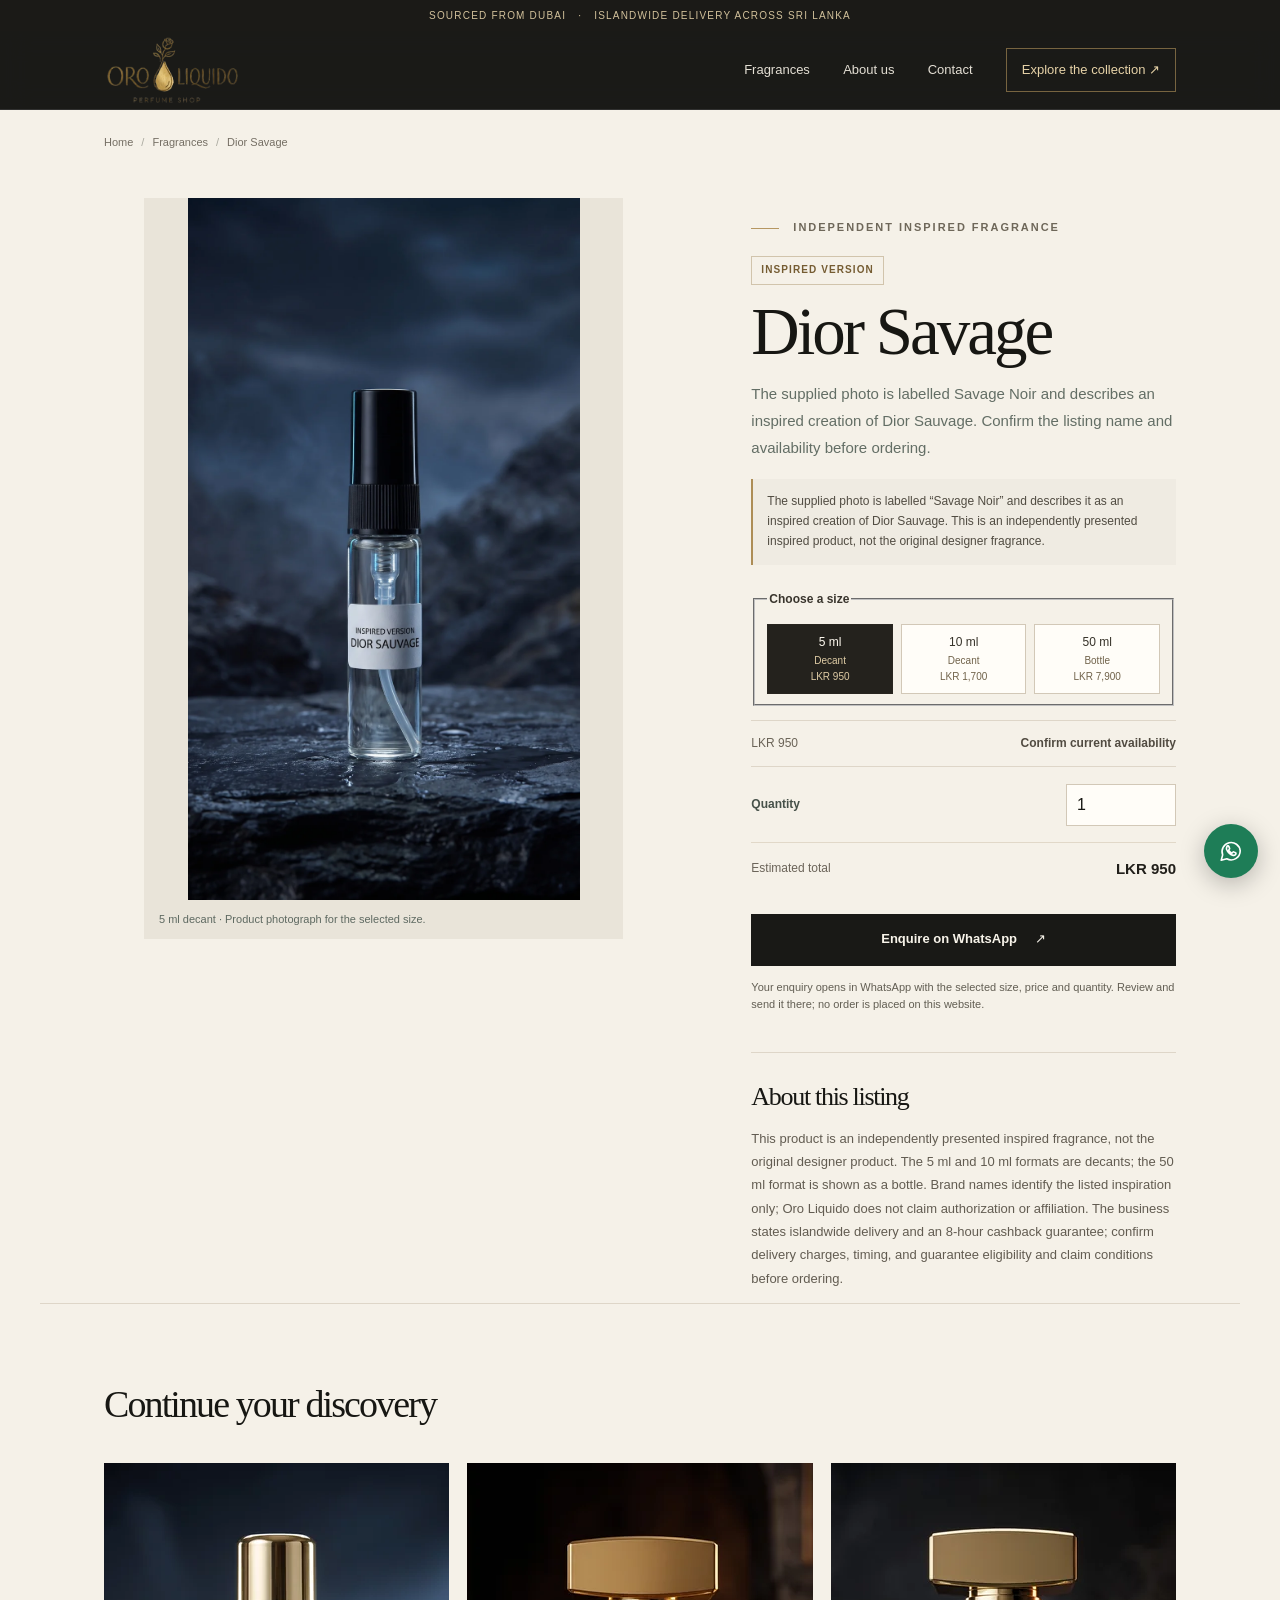
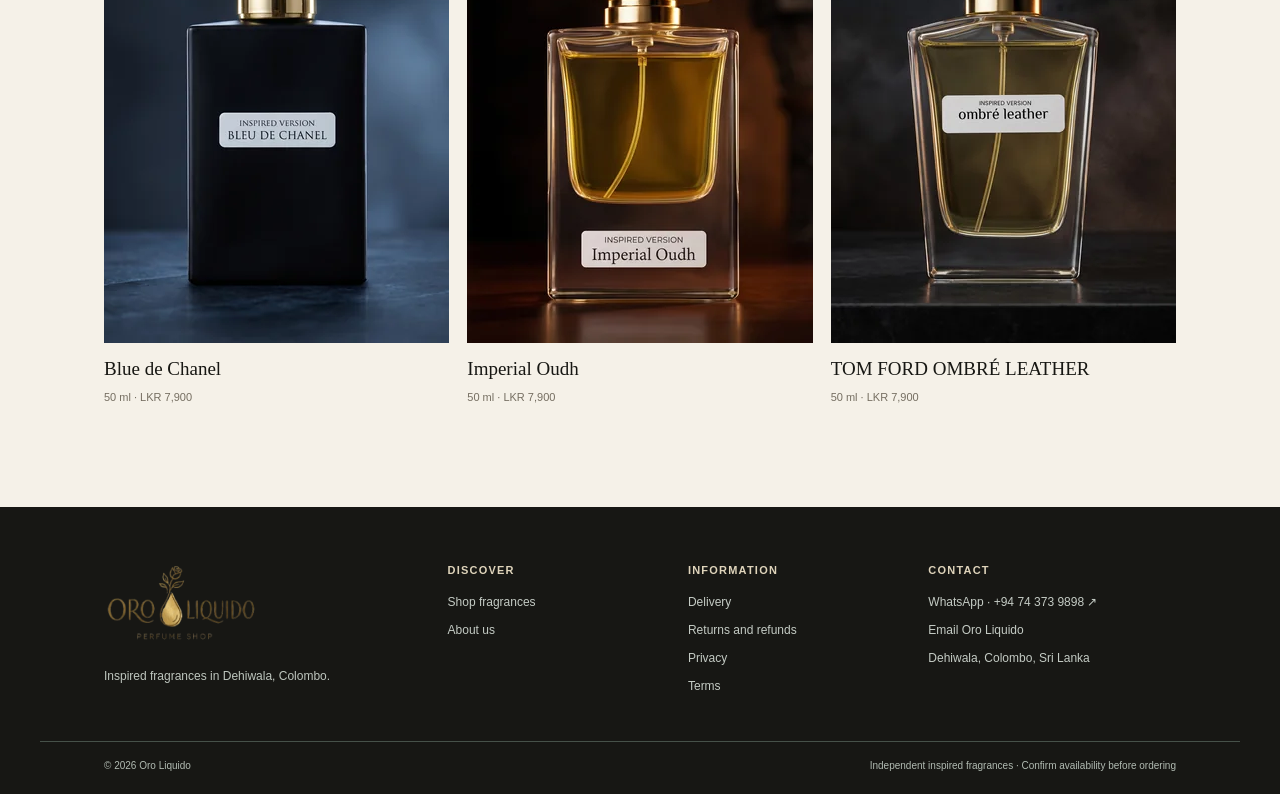
<file: products/dior-savage.html>
<!doctype html>
<html lang="en-LK">
<head>
  <meta charset="UTF-8" />
  <meta name="viewport" content="width=device-width, initial-scale=1" />
  <meta name="theme-color" content="#11110f" />
  <meta name="description" content="The supplied photo is labelled Savage Noir and describes an inspired creation of Dior Sauvage. Confirm the listing name and availability before ordering. Explore 5 ml and 10 ml decants plus a 50 ml bottle from Oro Liquido in Dehiwala, Colombo." />
  <meta name="robots" content="index, follow, max-image-preview:large" />
  <link rel="canonical" href="https://YOUR-PRODUCTION-DOMAIN/products/dior-savage" />
  <title>Dior Savage inspired fragrance | Oro Liquido</title>
  <meta property="og:type" content="product" />
  <meta property="og:site_name" content="Oro Liquido" />
  <meta property="og:title" content="Dior Savage inspired fragrance | Oro Liquido" />
  <meta property="og:description" content="The supplied photo is labelled Savage Noir and describes an inspired creation of Dior Sauvage. Confirm the listing name and availability before ordering. Explore 5 ml and 10 ml decants plus a 50 ml bottle from Oro Liquido in Dehiwala, Colombo." />
  <meta property="og:url" content="https://YOUR-PRODUCTION-DOMAIN/products/dior-savage" />
  <meta property="og:image" content="https://YOUR-PRODUCTION-DOMAIN/assets/products/dior-savage-5ml-960.webp" />
  <meta property="og:image:alt" content="5 ml Dior Savage inspired-fragrance decant spray vial on a dark stone backdrop" />
  <meta property="og:locale" content="en_LK" />
  <meta name="twitter:card" content="summary_large_image" />
  <meta name="twitter:title" content="Dior Savage inspired fragrance | Oro Liquido" />
  <meta name="twitter:description" content="The supplied photo is labelled Savage Noir and describes an inspired creation of Dior Sauvage. Confirm the listing name and availability before ordering. Explore 5 ml and 10 ml decants plus a 50 ml bottle from Oro Liquido in Dehiwala, Colombo." />
  <meta name="twitter:image" content="https://YOUR-PRODUCTION-DOMAIN/assets/products/dior-savage-5ml-960.webp" />
  <link rel="icon" type="image/png" href="/assets/oro-liquido-mark.png" />
  <link rel="preload" as="image" imagesrcset="/assets/products/dior-savage-5ml-480.webp 480w, /assets/products/dior-savage-5ml-960.webp 960w" imagesizes="(max-width: 760px) 92vw, 54vw" fetchpriority="high" />
  <link rel="stylesheet" href="/styles.css" />
  <script type="application/ld+json">{"@context":"https://schema.org","@graph":[{"@type":"Product","@id":"https://YOUR-PRODUCTION-DOMAIN/products/dior-savage#product","name":"Dior Savage","description":"The supplied photo is labelled Savage Noir and describes an inspired creation of Dior Sauvage. Confirm the listing name and availability before ordering.","image":["https://YOUR-PRODUCTION-DOMAIN/assets/products/dior-savage-5ml-960.webp","https://YOUR-PRODUCTION-DOMAIN/assets/products/dior-savage-10ml-960.webp","https://YOUR-PRODUCTION-DOMAIN/assets/products/dior-savage-1200.webp"],"url":"https://YOUR-PRODUCTION-DOMAIN/products/dior-savage","category":"Inspired fragrance","offers":[{"@type":"Offer","name":"5 ml","price":"950","priceCurrency":"LKR","url":"https://YOUR-PRODUCTION-DOMAIN/products/dior-savage#size-5-ml"},{"@type":"Offer","name":"10 ml","price":"1700","priceCurrency":"LKR","url":"https://YOUR-PRODUCTION-DOMAIN/products/dior-savage#size-10-ml"},{"@type":"Offer","name":"50 ml","price":"7900","priceCurrency":"LKR","url":"https://YOUR-PRODUCTION-DOMAIN/products/dior-savage#size-50-ml"}]},{"@type":"BreadcrumbList","itemListElement":[{"@type":"ListItem","position":1,"name":"Home","item":"https://YOUR-PRODUCTION-DOMAIN/"},{"@type":"ListItem","position":2,"name":"Fragrances","item":"https://YOUR-PRODUCTION-DOMAIN/#fragrances"},{"@type":"ListItem","position":3,"name":"Dior Savage","item":"https://YOUR-PRODUCTION-DOMAIN/products/dior-savage"}]}]}</script>
  <script type="module" src="/script.js"></script>
  <script type="module" src="/product-page.js"></script>
</head>
<body data-product-slug="dior-savage">
  <a class="skip-link" href="#main">Skip to content</a>
  <div class="announcement"><span>Sourced from Dubai</span><span aria-hidden="true">·</span><span>Islandwide delivery across Sri Lanka</span></div>
  <header class="site-header"><div class="nav-shell">
    <a class="brand" href="/" aria-label="Oro Liquido home"><img class="brand__logo" src="/assets/oro-liquido-logo.png" alt="Oro Liquido perfume shop" width="176" height="88" /></a>
    <button class="menu-toggle" type="button" aria-expanded="false" aria-controls="primary-navigation" aria-label="Open navigation menu"><span></span><span></span></button>
    <nav class="navigation" id="primary-navigation" aria-label="Main navigation" inert><a href="/#fragrances">Fragrances</a><a href="/about-us.html">About us</a><a href="/#contact">Contact</a><a class="navigation__cta" href="/#fragrances">Explore the collection <span aria-hidden="true">↗</span></a></nav>
  </div></header>
  <main id="main" class="product-page-main">
    <nav class="breadcrumbs section-wrap product-crumb" aria-label="Breadcrumb"><a href="/">Home</a><span class="breadcrumbs__separator" aria-hidden="true">/</span><a href="/#fragrances">Fragrances</a><span class="breadcrumbs__separator" aria-hidden="true">/</span><span aria-current="page">Dior Savage</span></nav>
    <div class="section-wrap product-layout">
      <figure class="product-gallery" data-product-gallery data-product-size="5 ml"><img data-product-image data-image-portrait="true" src="/assets/products/dior-savage-5ml-480.webp" srcset="/assets/products/dior-savage-5ml-480.webp 480w, /assets/products/dior-savage-5ml-960.webp 960w" sizes="(max-width: 760px) 92vw, 54vw" alt="5 ml Dior Savage inspired-fragrance decant spray vial on a dark stone backdrop" width="480" height="860" fetchpriority="high" decoding="async" /><figcaption class="product-gallery__caption" data-gallery-caption>5 ml decant · Product photograph for the selected size.</figcaption></figure>
      <section class="product-details" aria-labelledby="product-title">
        <p class="eyebrow"><span class="eyebrow__line"></span> Independent inspired fragrance</p>
        <span class="product-flag">Inspired version</span>
        <h1 id="product-title">Dior Savage</h1>
        <p class="product-details__intro">The supplied photo is labelled Savage Noir and describes an inspired creation of Dior Sauvage. Confirm the listing name and availability before ordering.</p>
        <p class="product-disclaimer">The supplied photo is labelled “Savage Noir” and describes it as an inspired creation of Dior Sauvage. This is an independently presented inspired product, not the original designer fragrance.</p>
        <fieldset class="product-config"><legend>Choose a size</legend><div class="size-options"><div class="size-option"><input id="size-5-ml" type="radio" name="product-size" value="5 ml" checked /><label for="size-5-ml"><span>5 ml <small>Decant</small></span><small>LKR 950</small></label></div>
<div class="size-option"><input id="size-10-ml" type="radio" name="product-size" value="10 ml" /><label for="size-10-ml"><span>10 ml <small>Decant</small></span><small>LKR 1,700</small></label></div>
<div class="size-option"><input id="size-50-ml" type="radio" name="product-size" value="50 ml" /><label for="size-50-ml"><span>50 ml <small>Bottle</small></span><small>LKR 7,900</small></label></div></div></fieldset>
        <p class="price-status"><span data-current-price aria-live="polite">LKR 950</span><strong data-availability>Confirm current availability</strong></p>
        <div class="quantity-row"><label for="product-quantity">Quantity</label><input class="quantity-control" id="product-quantity" type="number" min="1" step="1" value="1" inputmode="numeric" /></div>
        <p class="order-total order-total--detail" aria-live="polite">Estimated total <strong data-product-total>LKR 950</strong></p>
        <a class="button button--dark product-buy" href="https://wa.me/94743739898" target="_blank" rel="noopener noreferrer" data-product-whatsapp>Enquire on WhatsApp <span aria-hidden="true">↗</span></a>
        <p class="product-detail-note">Your enquiry opens in WhatsApp with the selected size, price and quantity. Review and send it there; no order is placed on this website.</p>
        <div class="product-description"><h2>About this listing</h2><p>This product is an independently presented inspired fragrance, not the original designer product. The 5 ml and 10 ml formats are decants; the 50 ml format is shown as a bottle. Brand names identify the listed inspiration only; Oro Liquido does not claim authorization or affiliation. The business states islandwide delivery and an 8-hour cashback guarantee; confirm delivery charges, timing, and guarantee eligibility and claim conditions before ordering.</p></div>
      </section>
    </div>
    <section class="section-wrap related-section" aria-labelledby="related-title"><h2 id="related-title">Continue your discovery</h2><div class="related-grid"><a class="related-card" href="/products/blue-de-chanel.html?size=50-ml"><img src="/assets/products/blue-de-chanel-50ml-480.webp" alt="Blue de Chanel inspired-version fragrance bottle against a deep blue backdrop" width="480" height="480" loading="lazy" decoding="async" /><span>Blue de Chanel</span><small>50 ml · LKR 7,900</small></a>
<a class="related-card" href="/products/imperial-oudh.html?size=50-ml"><img src="/assets/products/imperial-oudh-480.webp" alt="Imperial Oudh inspired-version fragrance bottle photographed in warm amber light" width="480" height="480" loading="lazy" decoding="async" /><span>Imperial Oudh</span><small>50 ml · LKR 7,900</small></a>
<a class="related-card" href="/products/tom-ford-ombre-leather.html?size=50-ml"><img src="/assets/products/tom-ford-ombre-leather-480.webp" alt="Ombré Leather inspired-version fragrance bottle photographed against a dark background" width="480" height="480" loading="lazy" decoding="async" /><span>TOM FORD OMBRÉ LEATHER</span><small>50 ml · LKR 7,900</small></a></div></section>
  </main>
  <footer class="site-footer"><div class="footer-main section-wrap">
    <div class="footer-brand-block"><a class="brand brand--footer" href="/" aria-label="Oro Liquido home"><img class="brand__logo" src="/assets/oro-liquido-logo.png" alt="Oro Liquido perfume shop" width="154" height="77" /></a><p>Inspired fragrances in Dehiwala, Colombo.</p></div>
    <div class="footer-column"><span class="footer-column__title">Discover</span><a href="/#fragrances">Shop fragrances</a><a href="/about-us.html">About us</a></div>
    <div class="footer-column"><span class="footer-column__title">Information</span><a href="/store-information.html#delivery">Delivery</a><a href="/store-information.html#returns">Returns and refunds</a><a href="/store-information.html#privacy">Privacy</a><a href="/store-information.html#terms">Terms</a></div>
    <div class="footer-column"><span class="footer-column__title">Contact</span><a href="https://wa.me/94743739898" target="_blank" rel="noopener noreferrer" data-whatsapp-general>WhatsApp · +94 74 373 9898 ↗</a><a href="mailto:babageebaba128@gmail.com">Email Oro Liquido</a><span>Dehiwala, Colombo, Sri Lanka</span></div>
  </div><div class="footer-bottom section-wrap"><span>© <span data-current-year>2026</span> Oro Liquido</span><span>Independent inspired fragrances · Confirm availability before ordering</span></div></footer>
  <a class="whatsapp-float" href="https://wa.me/94743739898" target="_blank" rel="noopener noreferrer" aria-label="Ask Oro Liquido a question on WhatsApp" data-whatsapp-general><svg viewBox="0 0 24 24" aria-hidden="true"><path d="M20.5 11.8a8.4 8.4 0 0 1-12.4 7.4L3 20.5l1.3-4.9A8.4 8.4 0 1 1 20.5 11.8Z"></path><path d="M8.2 7.8c.2-.5.4-.5.7-.5h.5c.2 0 .4 0 .5.4l.8 1.8c.1.3.1.5-.1.7l-.6.7c-.2.2-.2.4 0 .6.3.6 1.1 1.8 2.5 2.4.3.1.4.1.6-.1l.8-.9c.2-.2.4-.2.6-.1l1.7.8c.3.1.4.3.4.5s-.1 1-.6 1.4c-.5.5-1.2.7-2 .5-1-.2-2.2-.7-3.5-1.8-1.4-1.2-2.3-2.7-2.6-3.7-.3-.9 0-1.8.3-2.3Z"></path></svg></a>
</body>
</html>
</file>
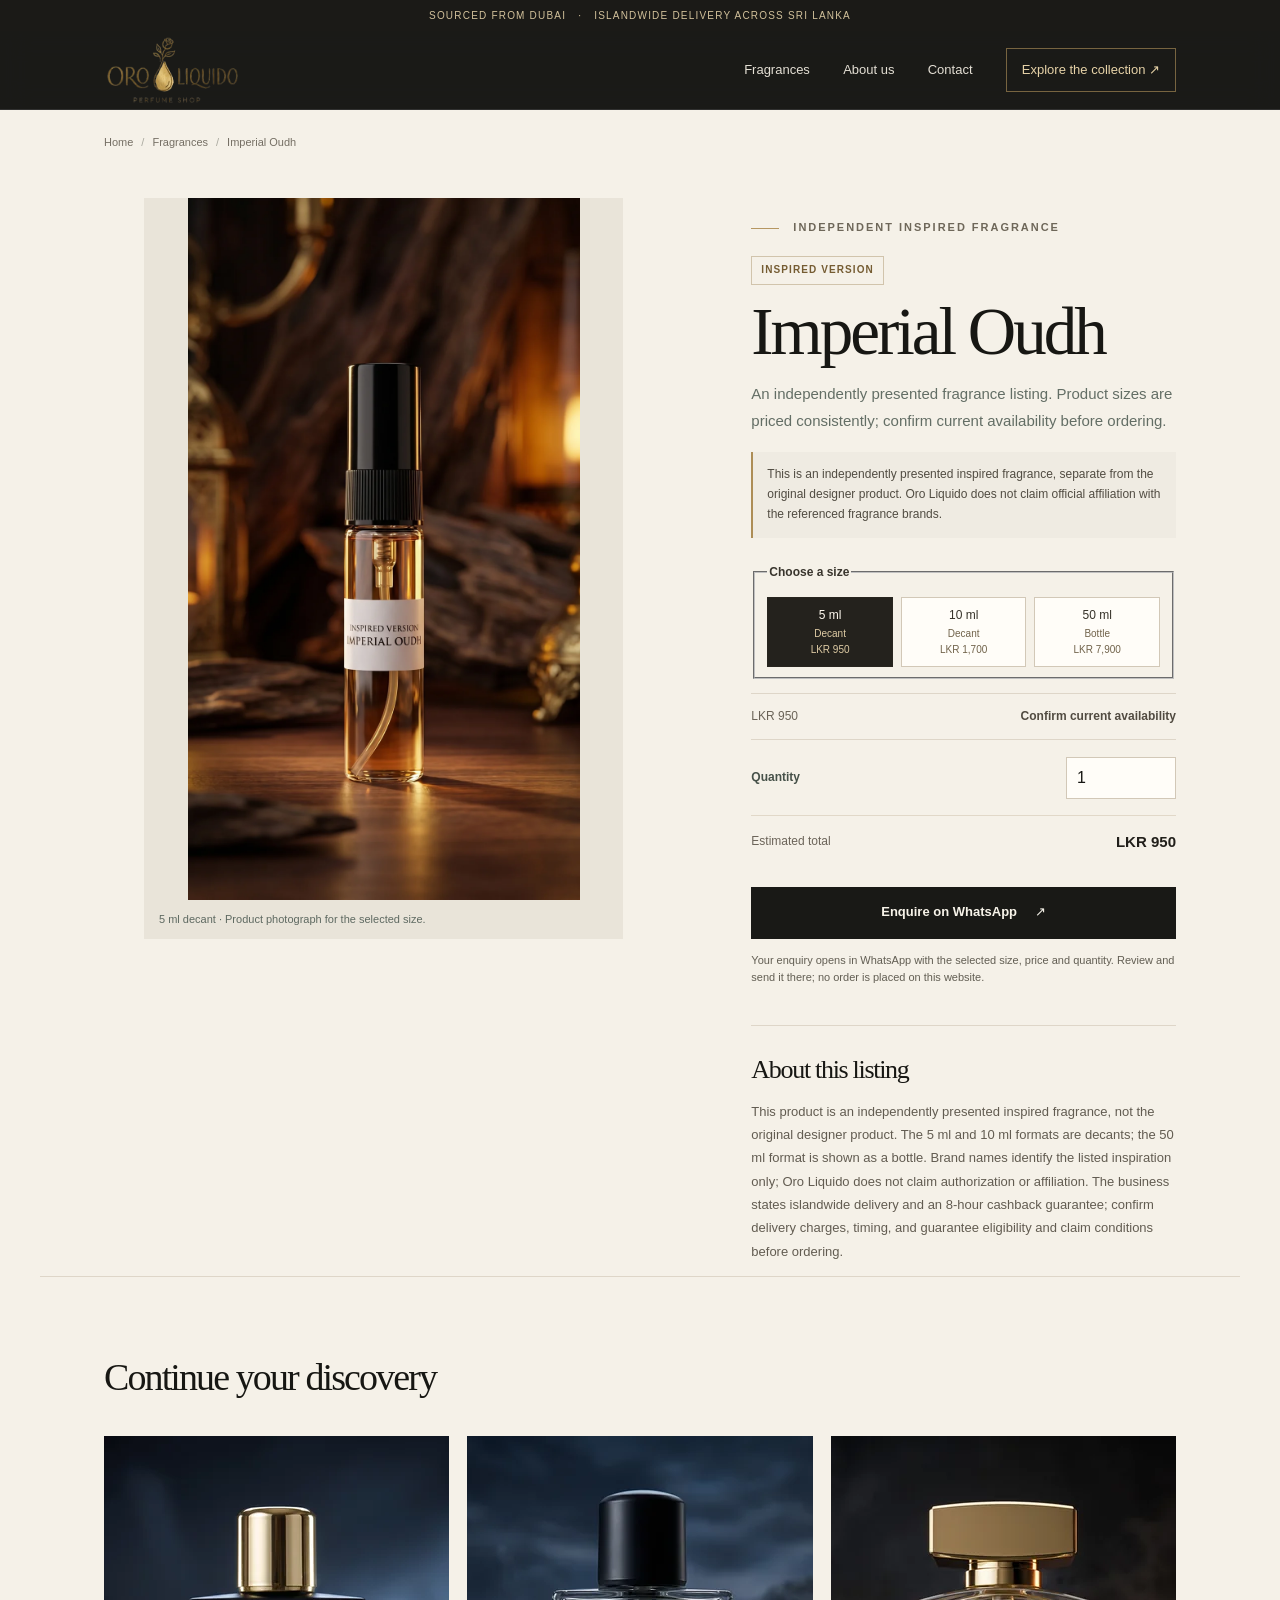
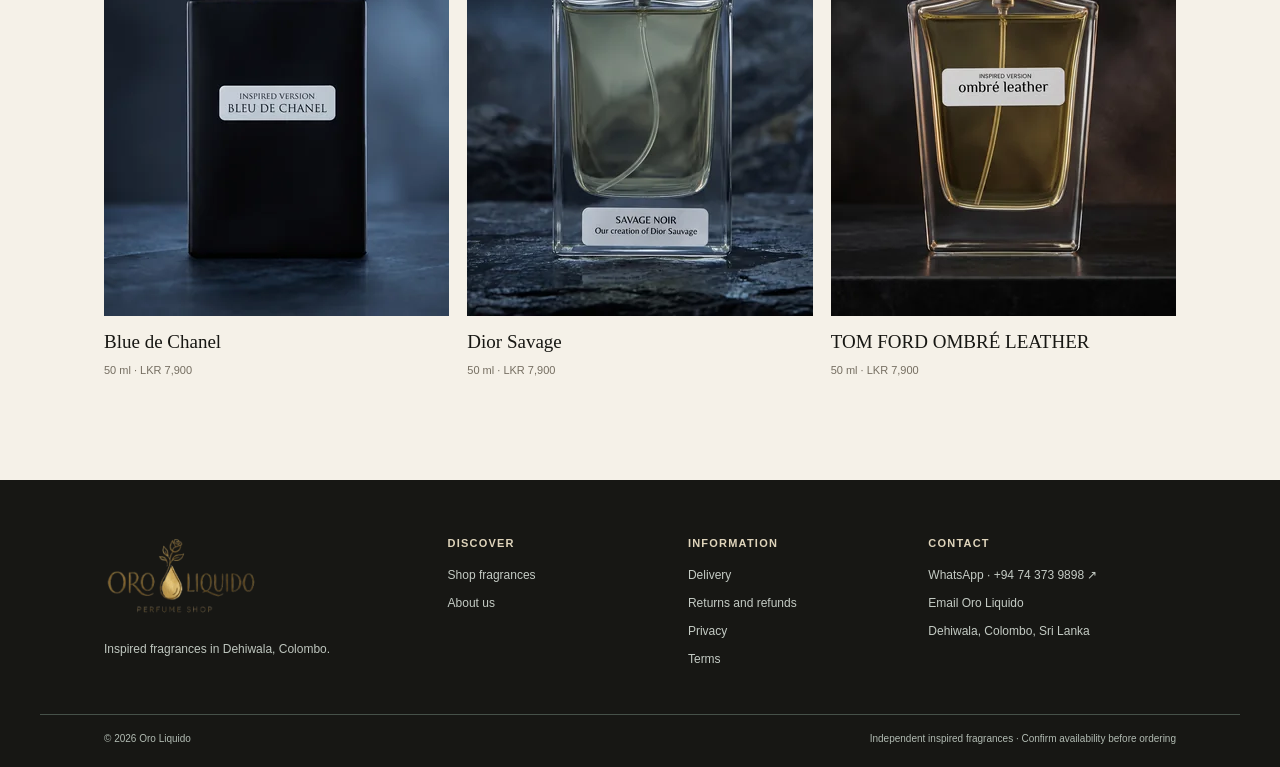
<file: products/imperial-oudh.html>
<!doctype html>
<html lang="en-LK">
<head>
  <meta charset="UTF-8" />
  <meta name="viewport" content="width=device-width, initial-scale=1" />
  <meta name="theme-color" content="#11110f" />
  <meta name="description" content="An independently presented fragrance listing. Product sizes are priced consistently; confirm current availability before ordering. Explore 5 ml and 10 ml decants plus a 50 ml bottle from Oro Liquido in Dehiwala, Colombo." />
  <meta name="robots" content="index, follow, max-image-preview:large" />
  <link rel="canonical" href="https://YOUR-PRODUCTION-DOMAIN/products/imperial-oudh" />
  <title>Imperial Oudh inspired fragrance | Oro Liquido</title>
  <meta property="og:type" content="product" />
  <meta property="og:site_name" content="Oro Liquido" />
  <meta property="og:title" content="Imperial Oudh inspired fragrance | Oro Liquido" />
  <meta property="og:description" content="An independently presented fragrance listing. Product sizes are priced consistently; confirm current availability before ordering. Explore 5 ml and 10 ml decants plus a 50 ml bottle from Oro Liquido in Dehiwala, Colombo." />
  <meta property="og:url" content="https://YOUR-PRODUCTION-DOMAIN/products/imperial-oudh" />
  <meta property="og:image" content="https://YOUR-PRODUCTION-DOMAIN/assets/products/imperial-oudh-5ml-960.webp" />
  <meta property="og:image:alt" content="5 ml Imperial Oudh inspired-fragrance decant spray vial in warm amber light" />
  <meta property="og:locale" content="en_LK" />
  <meta name="twitter:card" content="summary_large_image" />
  <meta name="twitter:title" content="Imperial Oudh inspired fragrance | Oro Liquido" />
  <meta name="twitter:description" content="An independently presented fragrance listing. Product sizes are priced consistently; confirm current availability before ordering. Explore 5 ml and 10 ml decants plus a 50 ml bottle from Oro Liquido in Dehiwala, Colombo." />
  <meta name="twitter:image" content="https://YOUR-PRODUCTION-DOMAIN/assets/products/imperial-oudh-5ml-960.webp" />
  <link rel="icon" type="image/png" href="/assets/oro-liquido-mark.png" />
  <link rel="preload" as="image" imagesrcset="/assets/products/imperial-oudh-5ml-480.webp 480w, /assets/products/imperial-oudh-5ml-960.webp 960w" imagesizes="(max-width: 760px) 92vw, 54vw" fetchpriority="high" />
  <link rel="stylesheet" href="/styles.css" />
  <script type="application/ld+json">{"@context":"https://schema.org","@graph":[{"@type":"Product","@id":"https://YOUR-PRODUCTION-DOMAIN/products/imperial-oudh#product","name":"Imperial Oudh","description":"An independently presented fragrance listing. Product sizes are priced consistently; confirm current availability before ordering.","image":["https://YOUR-PRODUCTION-DOMAIN/assets/products/imperial-oudh-5ml-960.webp","https://YOUR-PRODUCTION-DOMAIN/assets/products/imperial-oudh-10ml-960.webp","https://YOUR-PRODUCTION-DOMAIN/assets/products/imperial-oudh-1200.webp"],"url":"https://YOUR-PRODUCTION-DOMAIN/products/imperial-oudh","category":"Inspired fragrance","offers":[{"@type":"Offer","name":"5 ml","price":"950","priceCurrency":"LKR","url":"https://YOUR-PRODUCTION-DOMAIN/products/imperial-oudh#size-5-ml"},{"@type":"Offer","name":"10 ml","price":"1700","priceCurrency":"LKR","url":"https://YOUR-PRODUCTION-DOMAIN/products/imperial-oudh#size-10-ml"},{"@type":"Offer","name":"50 ml","price":"7900","priceCurrency":"LKR","url":"https://YOUR-PRODUCTION-DOMAIN/products/imperial-oudh#size-50-ml"}]},{"@type":"BreadcrumbList","itemListElement":[{"@type":"ListItem","position":1,"name":"Home","item":"https://YOUR-PRODUCTION-DOMAIN/"},{"@type":"ListItem","position":2,"name":"Fragrances","item":"https://YOUR-PRODUCTION-DOMAIN/#fragrances"},{"@type":"ListItem","position":3,"name":"Imperial Oudh","item":"https://YOUR-PRODUCTION-DOMAIN/products/imperial-oudh"}]}]}</script>
  <script type="module" src="/script.js"></script>
  <script type="module" src="/product-page.js"></script>
</head>
<body data-product-slug="imperial-oudh">
  <a class="skip-link" href="#main">Skip to content</a>
  <div class="announcement"><span>Sourced from Dubai</span><span aria-hidden="true">·</span><span>Islandwide delivery across Sri Lanka</span></div>
  <header class="site-header"><div class="nav-shell">
    <a class="brand" href="/" aria-label="Oro Liquido home"><img class="brand__logo" src="/assets/oro-liquido-logo.png" alt="Oro Liquido perfume shop" width="176" height="88" /></a>
    <button class="menu-toggle" type="button" aria-expanded="false" aria-controls="primary-navigation" aria-label="Open navigation menu"><span></span><span></span></button>
    <nav class="navigation" id="primary-navigation" aria-label="Main navigation" inert><a href="/#fragrances">Fragrances</a><a href="/about-us.html">About us</a><a href="/#contact">Contact</a><a class="navigation__cta" href="/#fragrances">Explore the collection <span aria-hidden="true">↗</span></a></nav>
  </div></header>
  <main id="main" class="product-page-main">
    <nav class="breadcrumbs section-wrap product-crumb" aria-label="Breadcrumb"><a href="/">Home</a><span class="breadcrumbs__separator" aria-hidden="true">/</span><a href="/#fragrances">Fragrances</a><span class="breadcrumbs__separator" aria-hidden="true">/</span><span aria-current="page">Imperial Oudh</span></nav>
    <div class="section-wrap product-layout">
      <figure class="product-gallery" data-product-gallery data-product-size="5 ml"><img data-product-image data-image-portrait="true" src="/assets/products/imperial-oudh-5ml-480.webp" srcset="/assets/products/imperial-oudh-5ml-480.webp 480w, /assets/products/imperial-oudh-5ml-960.webp 960w" sizes="(max-width: 760px) 92vw, 54vw" alt="5 ml Imperial Oudh inspired-fragrance decant spray vial in warm amber light" width="480" height="860" fetchpriority="high" decoding="async" /><figcaption class="product-gallery__caption" data-gallery-caption>5 ml decant · Product photograph for the selected size.</figcaption></figure>
      <section class="product-details" aria-labelledby="product-title">
        <p class="eyebrow"><span class="eyebrow__line"></span> Independent inspired fragrance</p>
        <span class="product-flag">Inspired version</span>
        <h1 id="product-title">Imperial Oudh</h1>
        <p class="product-details__intro">An independently presented fragrance listing. Product sizes are priced consistently; confirm current availability before ordering.</p>
        <p class="product-disclaimer">This is an independently presented inspired fragrance, separate from the original designer product. Oro Liquido does not claim official affiliation with the referenced fragrance brands.</p>
        <fieldset class="product-config"><legend>Choose a size</legend><div class="size-options"><div class="size-option"><input id="size-5-ml" type="radio" name="product-size" value="5 ml" checked /><label for="size-5-ml"><span>5 ml <small>Decant</small></span><small>LKR 950</small></label></div>
<div class="size-option"><input id="size-10-ml" type="radio" name="product-size" value="10 ml" /><label for="size-10-ml"><span>10 ml <small>Decant</small></span><small>LKR 1,700</small></label></div>
<div class="size-option"><input id="size-50-ml" type="radio" name="product-size" value="50 ml" /><label for="size-50-ml"><span>50 ml <small>Bottle</small></span><small>LKR 7,900</small></label></div></div></fieldset>
        <p class="price-status"><span data-current-price aria-live="polite">LKR 950</span><strong data-availability>Confirm current availability</strong></p>
        <div class="quantity-row"><label for="product-quantity">Quantity</label><input class="quantity-control" id="product-quantity" type="number" min="1" step="1" value="1" inputmode="numeric" /></div>
        <p class="order-total order-total--detail" aria-live="polite">Estimated total <strong data-product-total>LKR 950</strong></p>
        <a class="button button--dark product-buy" href="https://wa.me/94743739898" target="_blank" rel="noopener noreferrer" data-product-whatsapp>Enquire on WhatsApp <span aria-hidden="true">↗</span></a>
        <p class="product-detail-note">Your enquiry opens in WhatsApp with the selected size, price and quantity. Review and send it there; no order is placed on this website.</p>
        <div class="product-description"><h2>About this listing</h2><p>This product is an independently presented inspired fragrance, not the original designer product. The 5 ml and 10 ml formats are decants; the 50 ml format is shown as a bottle. Brand names identify the listed inspiration only; Oro Liquido does not claim authorization or affiliation. The business states islandwide delivery and an 8-hour cashback guarantee; confirm delivery charges, timing, and guarantee eligibility and claim conditions before ordering.</p></div>
      </section>
    </div>
    <section class="section-wrap related-section" aria-labelledby="related-title"><h2 id="related-title">Continue your discovery</h2><div class="related-grid"><a class="related-card" href="/products/blue-de-chanel.html?size=50-ml"><img src="/assets/products/blue-de-chanel-50ml-480.webp" alt="Blue de Chanel inspired-version fragrance bottle against a deep blue backdrop" width="480" height="480" loading="lazy" decoding="async" /><span>Blue de Chanel</span><small>50 ml · LKR 7,900</small></a>
<a class="related-card" href="/products/dior-savage.html?size=50-ml"><img src="/assets/products/dior-savage-480.webp" alt="Perfume bottle labelled Savage Noir in the Dior Savage inspired-fragrance listing" width="480" height="480" loading="lazy" decoding="async" /><span>Dior Savage</span><small>50 ml · LKR 7,900</small></a>
<a class="related-card" href="/products/tom-ford-ombre-leather.html?size=50-ml"><img src="/assets/products/tom-ford-ombre-leather-480.webp" alt="Ombré Leather inspired-version fragrance bottle photographed against a dark background" width="480" height="480" loading="lazy" decoding="async" /><span>TOM FORD OMBRÉ LEATHER</span><small>50 ml · LKR 7,900</small></a></div></section>
  </main>
  <footer class="site-footer"><div class="footer-main section-wrap">
    <div class="footer-brand-block"><a class="brand brand--footer" href="/" aria-label="Oro Liquido home"><img class="brand__logo" src="/assets/oro-liquido-logo.png" alt="Oro Liquido perfume shop" width="154" height="77" /></a><p>Inspired fragrances in Dehiwala, Colombo.</p></div>
    <div class="footer-column"><span class="footer-column__title">Discover</span><a href="/#fragrances">Shop fragrances</a><a href="/about-us.html">About us</a></div>
    <div class="footer-column"><span class="footer-column__title">Information</span><a href="/store-information.html#delivery">Delivery</a><a href="/store-information.html#returns">Returns and refunds</a><a href="/store-information.html#privacy">Privacy</a><a href="/store-information.html#terms">Terms</a></div>
    <div class="footer-column"><span class="footer-column__title">Contact</span><a href="https://wa.me/94743739898" target="_blank" rel="noopener noreferrer" data-whatsapp-general>WhatsApp · +94 74 373 9898 ↗</a><a href="mailto:babageebaba128@gmail.com">Email Oro Liquido</a><span>Dehiwala, Colombo, Sri Lanka</span></div>
  </div><div class="footer-bottom section-wrap"><span>© <span data-current-year>2026</span> Oro Liquido</span><span>Independent inspired fragrances · Confirm availability before ordering</span></div></footer>
  <a class="whatsapp-float" href="https://wa.me/94743739898" target="_blank" rel="noopener noreferrer" aria-label="Ask Oro Liquido a question on WhatsApp" data-whatsapp-general><svg viewBox="0 0 24 24" aria-hidden="true"><path d="M20.5 11.8a8.4 8.4 0 0 1-12.4 7.4L3 20.5l1.3-4.9A8.4 8.4 0 1 1 20.5 11.8Z"></path><path d="M8.2 7.8c.2-.5.4-.5.7-.5h.5c.2 0 .4 0 .5.4l.8 1.8c.1.3.1.5-.1.7l-.6.7c-.2.2-.2.4 0 .6.3.6 1.1 1.8 2.5 2.4.3.1.4.1.6-.1l.8-.9c.2-.2.4-.2.6-.1l1.7.8c.3.1.4.3.4.5s-.1 1-.6 1.4c-.5.5-1.2.7-2 .5-1-.2-2.2-.7-3.5-1.8-1.4-1.2-2.3-2.7-2.6-3.7-.3-.9 0-1.8.3-2.3Z"></path></svg></a>
</body>
</html>
</file>
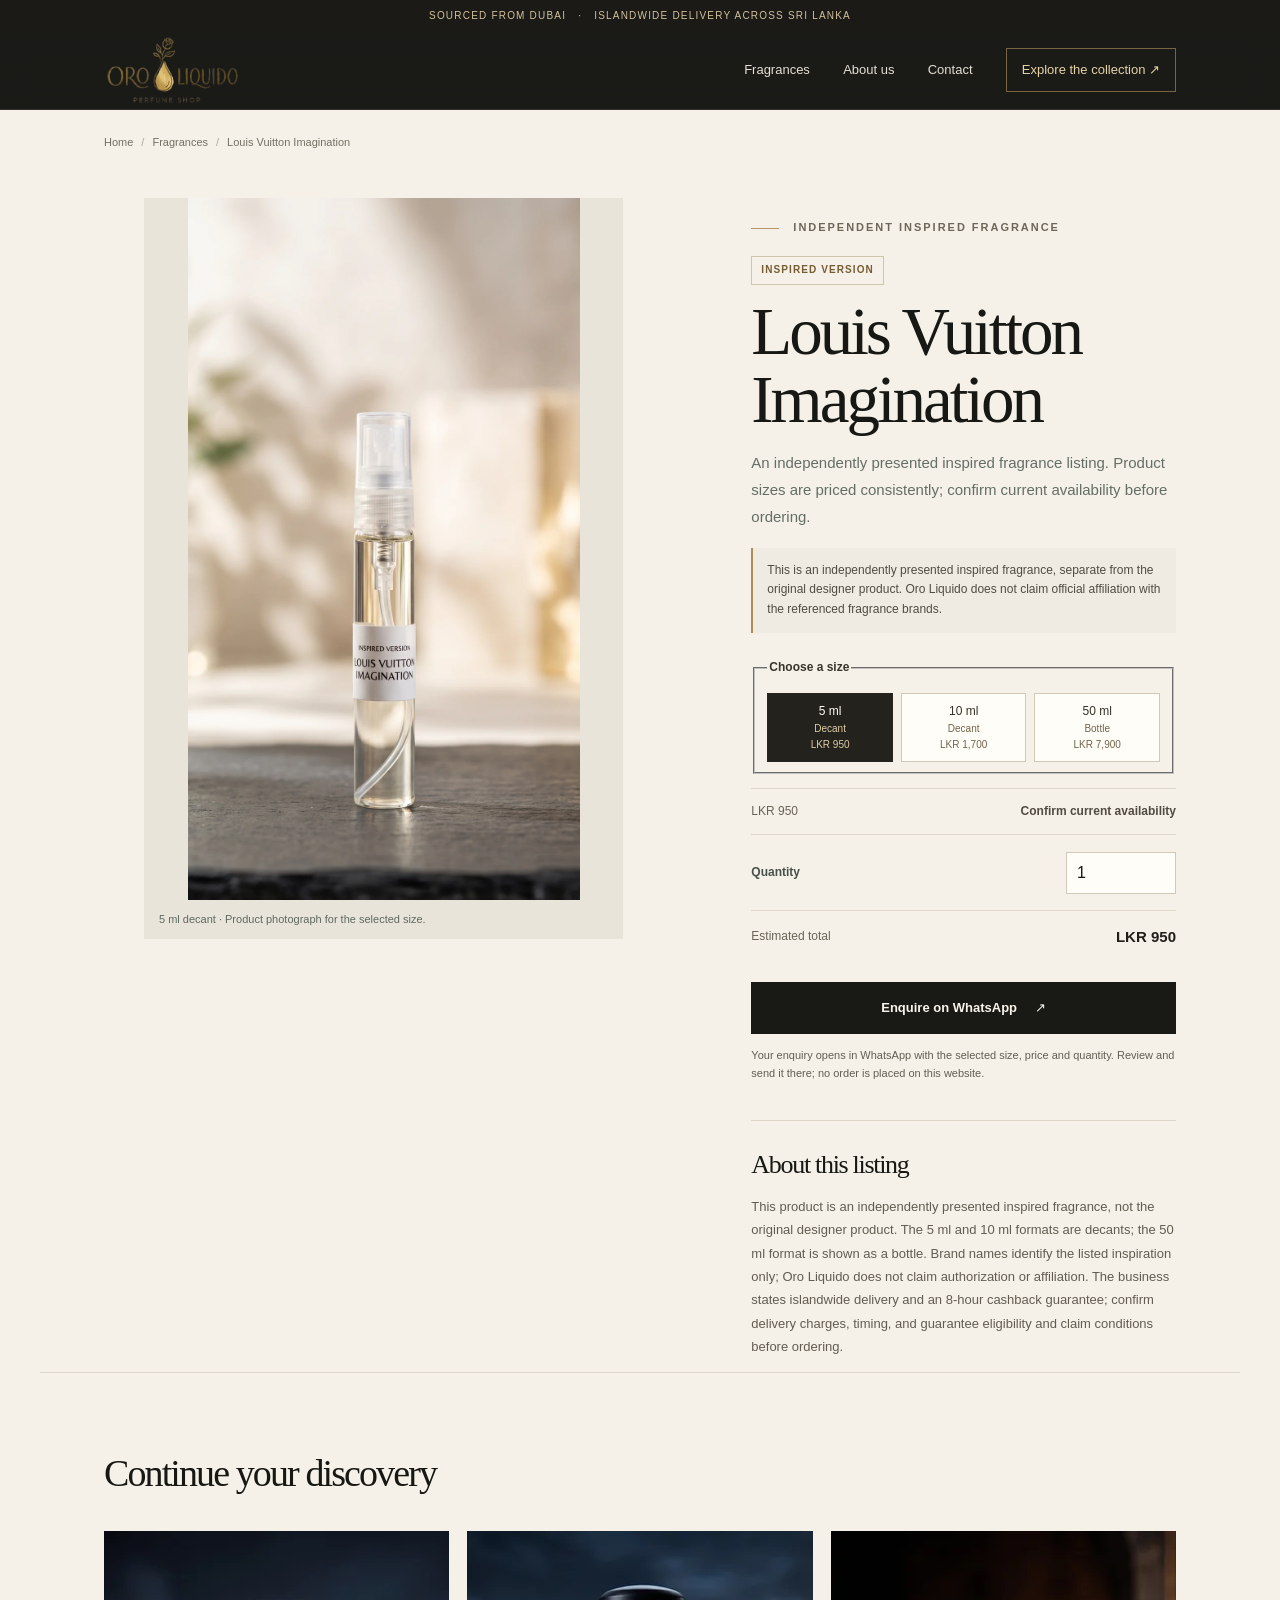
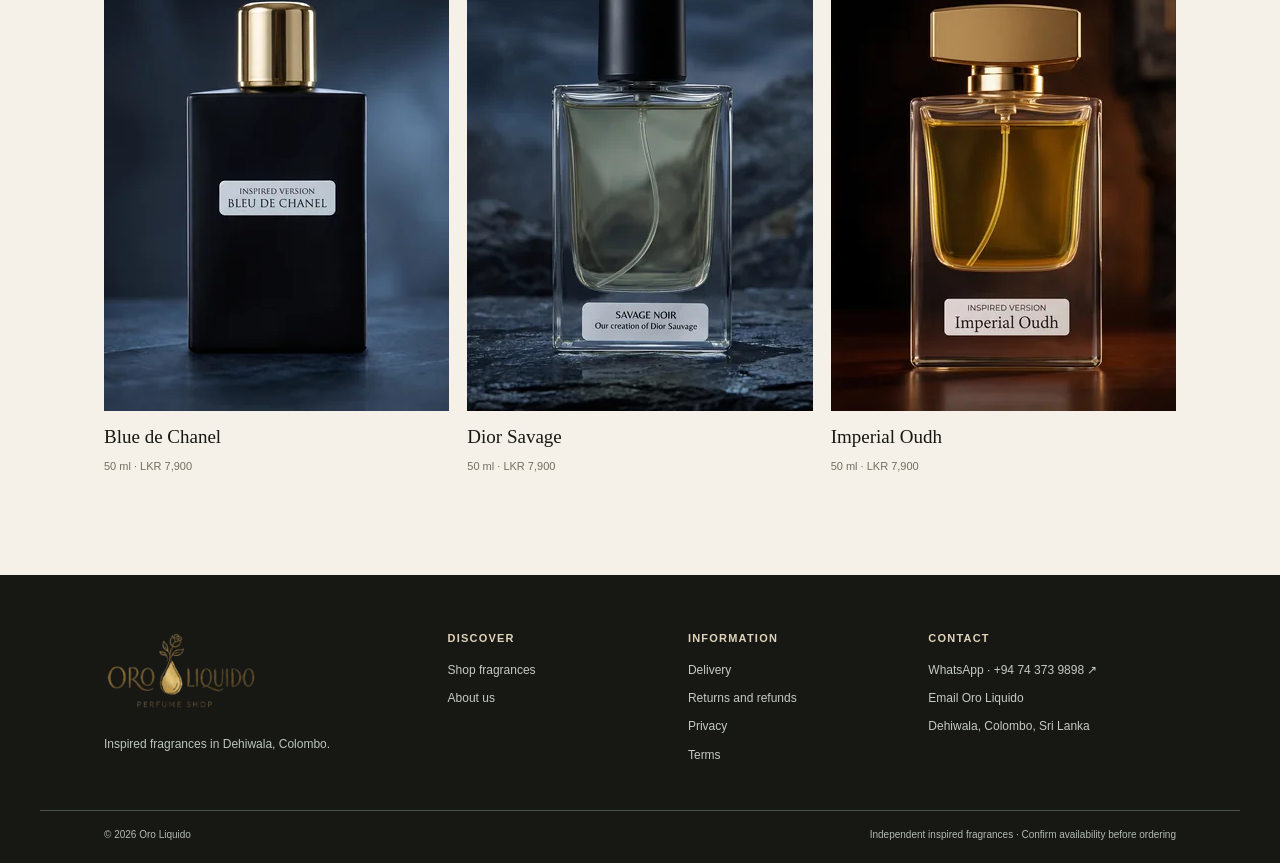
<file: products/louis-vuitton-imagination.html>
<!doctype html>
<html lang="en-LK">
<head>
  <meta charset="UTF-8" />
  <meta name="viewport" content="width=device-width, initial-scale=1" />
  <meta name="theme-color" content="#11110f" />
  <meta name="description" content="An independently presented inspired fragrance listing. Product sizes are priced consistently; confirm current availability before ordering. Explore 5 ml and 10 ml decants plus a 50 ml bottle from Oro Liquido in Dehiwala, Colombo." />
  <meta name="robots" content="index, follow, max-image-preview:large" />
  <link rel="canonical" href="https://YOUR-PRODUCTION-DOMAIN/products/louis-vuitton-imagination" />
  <title>Louis Vuitton Imagination inspired fragrance | Oro Liquido</title>
  <meta property="og:type" content="product" />
  <meta property="og:site_name" content="Oro Liquido" />
  <meta property="og:title" content="Louis Vuitton Imagination inspired fragrance | Oro Liquido" />
  <meta property="og:description" content="An independently presented inspired fragrance listing. Product sizes are priced consistently; confirm current availability before ordering. Explore 5 ml and 10 ml decants plus a 50 ml bottle from Oro Liquido in Dehiwala, Colombo." />
  <meta property="og:url" content="https://YOUR-PRODUCTION-DOMAIN/products/louis-vuitton-imagination" />
  <meta property="og:image" content="https://YOUR-PRODUCTION-DOMAIN/assets/products/louis-vuitton-imagination-5ml-960.webp" />
  <meta property="og:image:alt" content="5 ml Louis Vuitton Imagination inspired-fragrance decant spray vial in a light neutral setting" />
  <meta property="og:locale" content="en_LK" />
  <meta name="twitter:card" content="summary_large_image" />
  <meta name="twitter:title" content="Louis Vuitton Imagination inspired fragrance | Oro Liquido" />
  <meta name="twitter:description" content="An independently presented inspired fragrance listing. Product sizes are priced consistently; confirm current availability before ordering. Explore 5 ml and 10 ml decants plus a 50 ml bottle from Oro Liquido in Dehiwala, Colombo." />
  <meta name="twitter:image" content="https://YOUR-PRODUCTION-DOMAIN/assets/products/louis-vuitton-imagination-5ml-960.webp" />
  <link rel="icon" type="image/png" href="/assets/oro-liquido-mark.png" />
  <link rel="preload" as="image" imagesrcset="/assets/products/louis-vuitton-imagination-5ml-480.webp 480w, /assets/products/louis-vuitton-imagination-5ml-960.webp 960w" imagesizes="(max-width: 760px) 92vw, 54vw" fetchpriority="high" />
  <link rel="stylesheet" href="/styles.css" />
  <script type="application/ld+json">{"@context":"https://schema.org","@graph":[{"@type":"Product","@id":"https://YOUR-PRODUCTION-DOMAIN/products/louis-vuitton-imagination#product","name":"Louis Vuitton Imagination","description":"An independently presented inspired fragrance listing. Product sizes are priced consistently; confirm current availability before ordering.","image":["https://YOUR-PRODUCTION-DOMAIN/assets/products/louis-vuitton-imagination-5ml-960.webp","https://YOUR-PRODUCTION-DOMAIN/assets/products/louis-vuitton-imagination-10ml-960.webp","https://YOUR-PRODUCTION-DOMAIN/assets/products/louis-vuitton-imagination-50ml-1200.webp"],"url":"https://YOUR-PRODUCTION-DOMAIN/products/louis-vuitton-imagination","category":"Inspired fragrance","offers":[{"@type":"Offer","name":"5 ml","price":"950","priceCurrency":"LKR","url":"https://YOUR-PRODUCTION-DOMAIN/products/louis-vuitton-imagination#size-5-ml"},{"@type":"Offer","name":"10 ml","price":"1700","priceCurrency":"LKR","url":"https://YOUR-PRODUCTION-DOMAIN/products/louis-vuitton-imagination#size-10-ml"},{"@type":"Offer","name":"50 ml","price":"7900","priceCurrency":"LKR","url":"https://YOUR-PRODUCTION-DOMAIN/products/louis-vuitton-imagination#size-50-ml"}]},{"@type":"BreadcrumbList","itemListElement":[{"@type":"ListItem","position":1,"name":"Home","item":"https://YOUR-PRODUCTION-DOMAIN/"},{"@type":"ListItem","position":2,"name":"Fragrances","item":"https://YOUR-PRODUCTION-DOMAIN/#fragrances"},{"@type":"ListItem","position":3,"name":"Louis Vuitton Imagination","item":"https://YOUR-PRODUCTION-DOMAIN/products/louis-vuitton-imagination"}]}]}</script>
  <script type="module" src="/script.js"></script>
  <script type="module" src="/product-page.js"></script>
</head>
<body data-product-slug="louis-vuitton-imagination">
  <a class="skip-link" href="#main">Skip to content</a>
  <div class="announcement"><span>Sourced from Dubai</span><span aria-hidden="true">·</span><span>Islandwide delivery across Sri Lanka</span></div>
  <header class="site-header"><div class="nav-shell">
    <a class="brand" href="/" aria-label="Oro Liquido home"><img class="brand__logo" src="/assets/oro-liquido-logo.png" alt="Oro Liquido perfume shop" width="176" height="88" /></a>
    <button class="menu-toggle" type="button" aria-expanded="false" aria-controls="primary-navigation" aria-label="Open navigation menu"><span></span><span></span></button>
    <nav class="navigation" id="primary-navigation" aria-label="Main navigation" inert><a href="/#fragrances">Fragrances</a><a href="/about-us.html">About us</a><a href="/#contact">Contact</a><a class="navigation__cta" href="/#fragrances">Explore the collection <span aria-hidden="true">↗</span></a></nav>
  </div></header>
  <main id="main" class="product-page-main">
    <nav class="breadcrumbs section-wrap product-crumb" aria-label="Breadcrumb"><a href="/">Home</a><span class="breadcrumbs__separator" aria-hidden="true">/</span><a href="/#fragrances">Fragrances</a><span class="breadcrumbs__separator" aria-hidden="true">/</span><span aria-current="page">Louis Vuitton Imagination</span></nav>
    <div class="section-wrap product-layout">
      <figure class="product-gallery" data-product-gallery data-product-size="5 ml"><img data-product-image data-image-portrait="true" src="/assets/products/louis-vuitton-imagination-5ml-480.webp" srcset="/assets/products/louis-vuitton-imagination-5ml-480.webp 480w, /assets/products/louis-vuitton-imagination-5ml-960.webp 960w" sizes="(max-width: 760px) 92vw, 54vw" alt="5 ml Louis Vuitton Imagination inspired-fragrance decant spray vial in a light neutral setting" width="480" height="860" fetchpriority="high" decoding="async" /><figcaption class="product-gallery__caption" data-gallery-caption>5 ml decant · Product photograph for the selected size.</figcaption></figure>
      <section class="product-details" aria-labelledby="product-title">
        <p class="eyebrow"><span class="eyebrow__line"></span> Independent inspired fragrance</p>
        <span class="product-flag">Inspired version</span>
        <h1 id="product-title">Louis Vuitton Imagination</h1>
        <p class="product-details__intro">An independently presented inspired fragrance listing. Product sizes are priced consistently; confirm current availability before ordering.</p>
        <p class="product-disclaimer">This is an independently presented inspired fragrance, separate from the original designer product. Oro Liquido does not claim official affiliation with the referenced fragrance brands.</p>
        <fieldset class="product-config"><legend>Choose a size</legend><div class="size-options"><div class="size-option"><input id="size-5-ml" type="radio" name="product-size" value="5 ml" checked /><label for="size-5-ml"><span>5 ml <small>Decant</small></span><small>LKR 950</small></label></div>
<div class="size-option"><input id="size-10-ml" type="radio" name="product-size" value="10 ml" /><label for="size-10-ml"><span>10 ml <small>Decant</small></span><small>LKR 1,700</small></label></div>
<div class="size-option"><input id="size-50-ml" type="radio" name="product-size" value="50 ml" /><label for="size-50-ml"><span>50 ml <small>Bottle</small></span><small>LKR 7,900</small></label></div></div></fieldset>
        <p class="price-status"><span data-current-price aria-live="polite">LKR 950</span><strong data-availability>Confirm current availability</strong></p>
        <div class="quantity-row"><label for="product-quantity">Quantity</label><input class="quantity-control" id="product-quantity" type="number" min="1" step="1" value="1" inputmode="numeric" /></div>
        <p class="order-total order-total--detail" aria-live="polite">Estimated total <strong data-product-total>LKR 950</strong></p>
        <a class="button button--dark product-buy" href="https://wa.me/94743739898" target="_blank" rel="noopener noreferrer" data-product-whatsapp>Enquire on WhatsApp <span aria-hidden="true">↗</span></a>
        <p class="product-detail-note">Your enquiry opens in WhatsApp with the selected size, price and quantity. Review and send it there; no order is placed on this website.</p>
        <div class="product-description"><h2>About this listing</h2><p>This product is an independently presented inspired fragrance, not the original designer product. The 5 ml and 10 ml formats are decants; the 50 ml format is shown as a bottle. Brand names identify the listed inspiration only; Oro Liquido does not claim authorization or affiliation. The business states islandwide delivery and an 8-hour cashback guarantee; confirm delivery charges, timing, and guarantee eligibility and claim conditions before ordering.</p></div>
      </section>
    </div>
    <section class="section-wrap related-section" aria-labelledby="related-title"><h2 id="related-title">Continue your discovery</h2><div class="related-grid"><a class="related-card" href="/products/blue-de-chanel.html?size=50-ml"><img src="/assets/products/blue-de-chanel-50ml-480.webp" alt="Blue de Chanel inspired-version fragrance bottle against a deep blue backdrop" width="480" height="480" loading="lazy" decoding="async" /><span>Blue de Chanel</span><small>50 ml · LKR 7,900</small></a>
<a class="related-card" href="/products/dior-savage.html?size=50-ml"><img src="/assets/products/dior-savage-480.webp" alt="Perfume bottle labelled Savage Noir in the Dior Savage inspired-fragrance listing" width="480" height="480" loading="lazy" decoding="async" /><span>Dior Savage</span><small>50 ml · LKR 7,900</small></a>
<a class="related-card" href="/products/imperial-oudh.html?size=50-ml"><img src="/assets/products/imperial-oudh-480.webp" alt="Imperial Oudh inspired-version fragrance bottle photographed in warm amber light" width="480" height="480" loading="lazy" decoding="async" /><span>Imperial Oudh</span><small>50 ml · LKR 7,900</small></a></div></section>
  </main>
  <footer class="site-footer"><div class="footer-main section-wrap">
    <div class="footer-brand-block"><a class="brand brand--footer" href="/" aria-label="Oro Liquido home"><img class="brand__logo" src="/assets/oro-liquido-logo.png" alt="Oro Liquido perfume shop" width="154" height="77" /></a><p>Inspired fragrances in Dehiwala, Colombo.</p></div>
    <div class="footer-column"><span class="footer-column__title">Discover</span><a href="/#fragrances">Shop fragrances</a><a href="/about-us.html">About us</a></div>
    <div class="footer-column"><span class="footer-column__title">Information</span><a href="/store-information.html#delivery">Delivery</a><a href="/store-information.html#returns">Returns and refunds</a><a href="/store-information.html#privacy">Privacy</a><a href="/store-information.html#terms">Terms</a></div>
    <div class="footer-column"><span class="footer-column__title">Contact</span><a href="https://wa.me/94743739898" target="_blank" rel="noopener noreferrer" data-whatsapp-general>WhatsApp · +94 74 373 9898 ↗</a><a href="mailto:babageebaba128@gmail.com">Email Oro Liquido</a><span>Dehiwala, Colombo, Sri Lanka</span></div>
  </div><div class="footer-bottom section-wrap"><span>© <span data-current-year>2026</span> Oro Liquido</span><span>Independent inspired fragrances · Confirm availability before ordering</span></div></footer>
  <a class="whatsapp-float" href="https://wa.me/94743739898" target="_blank" rel="noopener noreferrer" aria-label="Ask Oro Liquido a question on WhatsApp" data-whatsapp-general><svg viewBox="0 0 24 24" aria-hidden="true"><path d="M20.5 11.8a8.4 8.4 0 0 1-12.4 7.4L3 20.5l1.3-4.9A8.4 8.4 0 1 1 20.5 11.8Z"></path><path d="M8.2 7.8c.2-.5.4-.5.7-.5h.5c.2 0 .4 0 .5.4l.8 1.8c.1.3.1.5-.1.7l-.6.7c-.2.2-.2.4 0 .6.3.6 1.1 1.8 2.5 2.4.3.1.4.1.6-.1l.8-.9c.2-.2.4-.2.6-.1l1.7.8c.3.1.4.3.4.5s-.1 1-.6 1.4c-.5.5-1.2.7-2 .5-1-.2-2.2-.7-3.5-1.8-1.4-1.2-2.3-2.7-2.6-3.7-.3-.9 0-1.8.3-2.3Z"></path></svg></a>
</body>
</html>
</file>
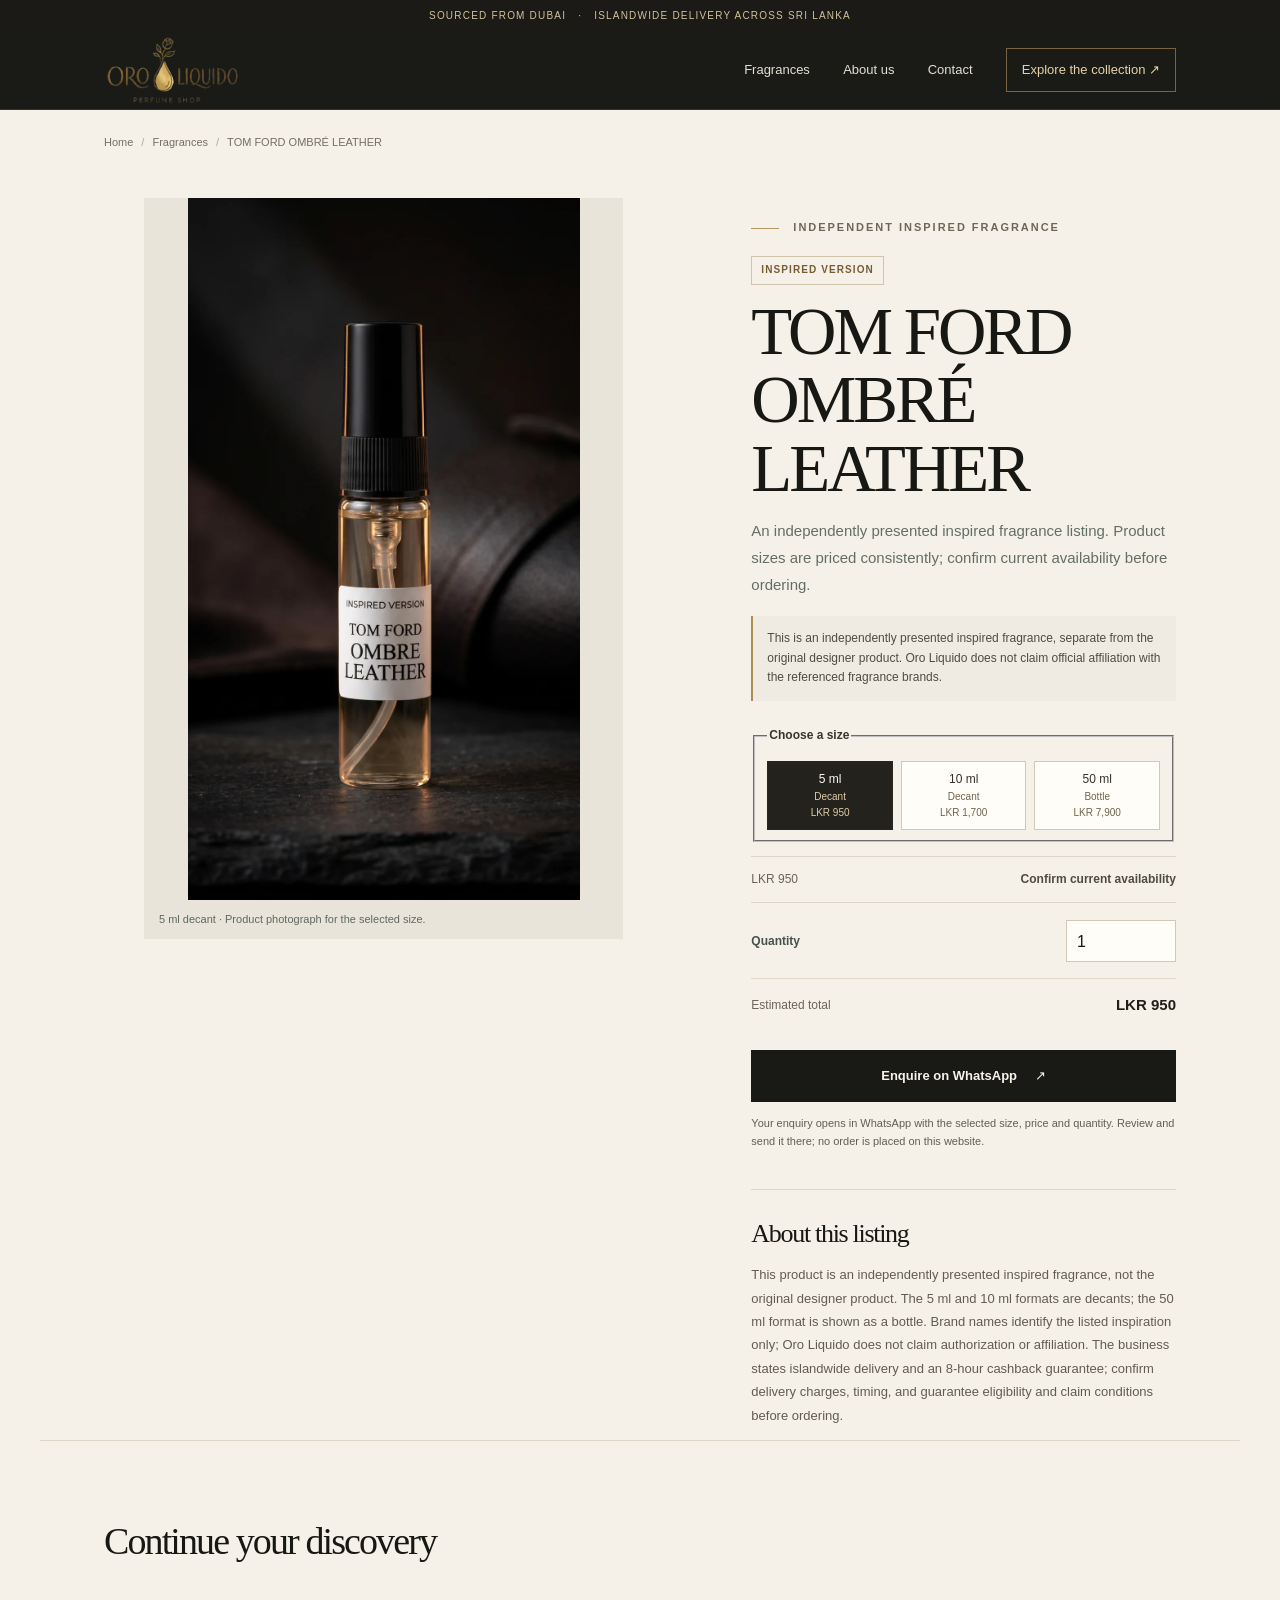
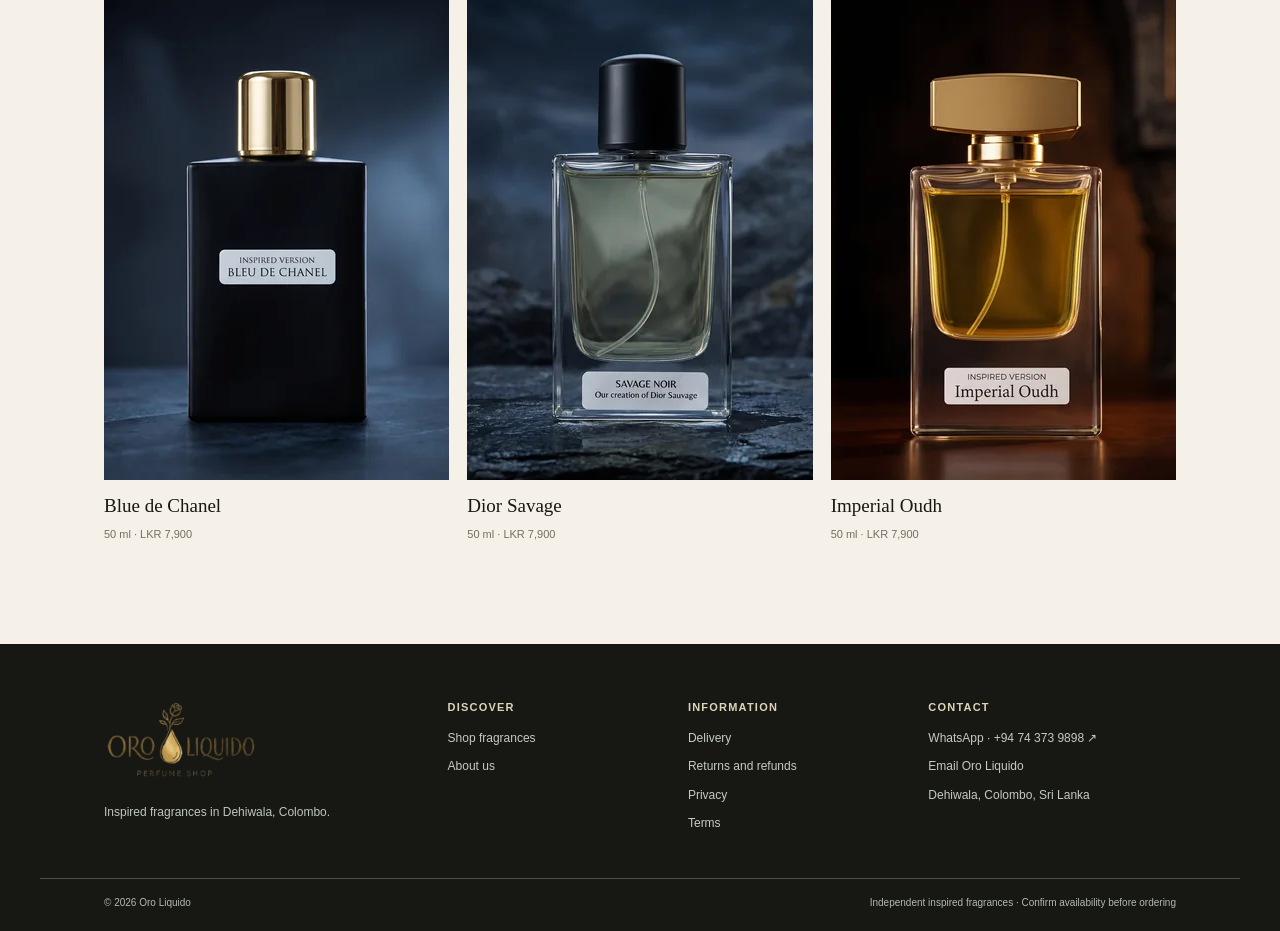
<file: products/tom-ford-ombre-leather.html>
<!doctype html>
<html lang="en-LK">
<head>
  <meta charset="UTF-8" />
  <meta name="viewport" content="width=device-width, initial-scale=1" />
  <meta name="theme-color" content="#11110f" />
  <meta name="description" content="An independently presented inspired fragrance listing. Product sizes are priced consistently; confirm current availability before ordering. Explore 5 ml and 10 ml decants plus a 50 ml bottle from Oro Liquido in Dehiwala, Colombo." />
  <meta name="robots" content="index, follow, max-image-preview:large" />
  <link rel="canonical" href="https://YOUR-PRODUCTION-DOMAIN/products/tom-ford-ombre-leather" />
  <title>TOM FORD OMBRÉ LEATHER inspired fragrance | Oro Liquido</title>
  <meta property="og:type" content="product" />
  <meta property="og:site_name" content="Oro Liquido" />
  <meta property="og:title" content="TOM FORD OMBRÉ LEATHER inspired fragrance | Oro Liquido" />
  <meta property="og:description" content="An independently presented inspired fragrance listing. Product sizes are priced consistently; confirm current availability before ordering. Explore 5 ml and 10 ml decants plus a 50 ml bottle from Oro Liquido in Dehiwala, Colombo." />
  <meta property="og:url" content="https://YOUR-PRODUCTION-DOMAIN/products/tom-ford-ombre-leather" />
  <meta property="og:image" content="https://YOUR-PRODUCTION-DOMAIN/assets/products/tom-ford-ombre-leather-5ml-960.webp" />
  <meta property="og:image:alt" content="5 ml TOM FORD Ombré Leather inspired-fragrance decant spray vial against a dark background" />
  <meta property="og:locale" content="en_LK" />
  <meta name="twitter:card" content="summary_large_image" />
  <meta name="twitter:title" content="TOM FORD OMBRÉ LEATHER inspired fragrance | Oro Liquido" />
  <meta name="twitter:description" content="An independently presented inspired fragrance listing. Product sizes are priced consistently; confirm current availability before ordering. Explore 5 ml and 10 ml decants plus a 50 ml bottle from Oro Liquido in Dehiwala, Colombo." />
  <meta name="twitter:image" content="https://YOUR-PRODUCTION-DOMAIN/assets/products/tom-ford-ombre-leather-5ml-960.webp" />
  <link rel="icon" type="image/png" href="/assets/oro-liquido-mark.png" />
  <link rel="preload" as="image" imagesrcset="/assets/products/tom-ford-ombre-leather-5ml-480.webp 480w, /assets/products/tom-ford-ombre-leather-5ml-960.webp 960w" imagesizes="(max-width: 760px) 92vw, 54vw" fetchpriority="high" />
  <link rel="stylesheet" href="/styles.css" />
  <script type="application/ld+json">{"@context":"https://schema.org","@graph":[{"@type":"Product","@id":"https://YOUR-PRODUCTION-DOMAIN/products/tom-ford-ombre-leather#product","name":"TOM FORD OMBRÉ LEATHER","description":"An independently presented inspired fragrance listing. Product sizes are priced consistently; confirm current availability before ordering.","image":["https://YOUR-PRODUCTION-DOMAIN/assets/products/tom-ford-ombre-leather-5ml-960.webp","https://YOUR-PRODUCTION-DOMAIN/assets/products/tom-ford-ombre-leather-10ml-960.webp","https://YOUR-PRODUCTION-DOMAIN/assets/products/tom-ford-ombre-leather-1200.webp"],"url":"https://YOUR-PRODUCTION-DOMAIN/products/tom-ford-ombre-leather","category":"Inspired fragrance","offers":[{"@type":"Offer","name":"5 ml","price":"950","priceCurrency":"LKR","url":"https://YOUR-PRODUCTION-DOMAIN/products/tom-ford-ombre-leather#size-5-ml"},{"@type":"Offer","name":"10 ml","price":"1700","priceCurrency":"LKR","url":"https://YOUR-PRODUCTION-DOMAIN/products/tom-ford-ombre-leather#size-10-ml"},{"@type":"Offer","name":"50 ml","price":"7900","priceCurrency":"LKR","url":"https://YOUR-PRODUCTION-DOMAIN/products/tom-ford-ombre-leather#size-50-ml"}]},{"@type":"BreadcrumbList","itemListElement":[{"@type":"ListItem","position":1,"name":"Home","item":"https://YOUR-PRODUCTION-DOMAIN/"},{"@type":"ListItem","position":2,"name":"Fragrances","item":"https://YOUR-PRODUCTION-DOMAIN/#fragrances"},{"@type":"ListItem","position":3,"name":"TOM FORD OMBRÉ LEATHER","item":"https://YOUR-PRODUCTION-DOMAIN/products/tom-ford-ombre-leather"}]}]}</script>
  <script type="module" src="/script.js"></script>
  <script type="module" src="/product-page.js"></script>
</head>
<body data-product-slug="tom-ford-ombre-leather">
  <a class="skip-link" href="#main">Skip to content</a>
  <div class="announcement"><span>Sourced from Dubai</span><span aria-hidden="true">·</span><span>Islandwide delivery across Sri Lanka</span></div>
  <header class="site-header"><div class="nav-shell">
    <a class="brand" href="/" aria-label="Oro Liquido home"><img class="brand__logo" src="/assets/oro-liquido-logo.png" alt="Oro Liquido perfume shop" width="176" height="88" /></a>
    <button class="menu-toggle" type="button" aria-expanded="false" aria-controls="primary-navigation" aria-label="Open navigation menu"><span></span><span></span></button>
    <nav class="navigation" id="primary-navigation" aria-label="Main navigation" inert><a href="/#fragrances">Fragrances</a><a href="/about-us.html">About us</a><a href="/#contact">Contact</a><a class="navigation__cta" href="/#fragrances">Explore the collection <span aria-hidden="true">↗</span></a></nav>
  </div></header>
  <main id="main" class="product-page-main">
    <nav class="breadcrumbs section-wrap product-crumb" aria-label="Breadcrumb"><a href="/">Home</a><span class="breadcrumbs__separator" aria-hidden="true">/</span><a href="/#fragrances">Fragrances</a><span class="breadcrumbs__separator" aria-hidden="true">/</span><span aria-current="page">TOM FORD OMBRÉ LEATHER</span></nav>
    <div class="section-wrap product-layout">
      <figure class="product-gallery" data-product-gallery data-product-size="5 ml"><img data-product-image data-image-portrait="true" src="/assets/products/tom-ford-ombre-leather-5ml-480.webp" srcset="/assets/products/tom-ford-ombre-leather-5ml-480.webp 480w, /assets/products/tom-ford-ombre-leather-5ml-960.webp 960w" sizes="(max-width: 760px) 92vw, 54vw" alt="5 ml TOM FORD Ombré Leather inspired-fragrance decant spray vial against a dark background" width="480" height="860" fetchpriority="high" decoding="async" /><figcaption class="product-gallery__caption" data-gallery-caption>5 ml decant · Product photograph for the selected size.</figcaption></figure>
      <section class="product-details" aria-labelledby="product-title">
        <p class="eyebrow"><span class="eyebrow__line"></span> Independent inspired fragrance</p>
        <span class="product-flag">Inspired version</span>
        <h1 id="product-title">TOM FORD OMBRÉ LEATHER</h1>
        <p class="product-details__intro">An independently presented inspired fragrance listing. Product sizes are priced consistently; confirm current availability before ordering.</p>
        <p class="product-disclaimer">This is an independently presented inspired fragrance, separate from the original designer product. Oro Liquido does not claim official affiliation with the referenced fragrance brands.</p>
        <fieldset class="product-config"><legend>Choose a size</legend><div class="size-options"><div class="size-option"><input id="size-5-ml" type="radio" name="product-size" value="5 ml" checked /><label for="size-5-ml"><span>5 ml <small>Decant</small></span><small>LKR 950</small></label></div>
<div class="size-option"><input id="size-10-ml" type="radio" name="product-size" value="10 ml" /><label for="size-10-ml"><span>10 ml <small>Decant</small></span><small>LKR 1,700</small></label></div>
<div class="size-option"><input id="size-50-ml" type="radio" name="product-size" value="50 ml" /><label for="size-50-ml"><span>50 ml <small>Bottle</small></span><small>LKR 7,900</small></label></div></div></fieldset>
        <p class="price-status"><span data-current-price aria-live="polite">LKR 950</span><strong data-availability>Confirm current availability</strong></p>
        <div class="quantity-row"><label for="product-quantity">Quantity</label><input class="quantity-control" id="product-quantity" type="number" min="1" step="1" value="1" inputmode="numeric" /></div>
        <p class="order-total order-total--detail" aria-live="polite">Estimated total <strong data-product-total>LKR 950</strong></p>
        <a class="button button--dark product-buy" href="https://wa.me/94743739898" target="_blank" rel="noopener noreferrer" data-product-whatsapp>Enquire on WhatsApp <span aria-hidden="true">↗</span></a>
        <p class="product-detail-note">Your enquiry opens in WhatsApp with the selected size, price and quantity. Review and send it there; no order is placed on this website.</p>
        <div class="product-description"><h2>About this listing</h2><p>This product is an independently presented inspired fragrance, not the original designer product. The 5 ml and 10 ml formats are decants; the 50 ml format is shown as a bottle. Brand names identify the listed inspiration only; Oro Liquido does not claim authorization or affiliation. The business states islandwide delivery and an 8-hour cashback guarantee; confirm delivery charges, timing, and guarantee eligibility and claim conditions before ordering.</p></div>
      </section>
    </div>
    <section class="section-wrap related-section" aria-labelledby="related-title"><h2 id="related-title">Continue your discovery</h2><div class="related-grid"><a class="related-card" href="/products/blue-de-chanel.html?size=50-ml"><img src="/assets/products/blue-de-chanel-50ml-480.webp" alt="Blue de Chanel inspired-version fragrance bottle against a deep blue backdrop" width="480" height="480" loading="lazy" decoding="async" /><span>Blue de Chanel</span><small>50 ml · LKR 7,900</small></a>
<a class="related-card" href="/products/dior-savage.html?size=50-ml"><img src="/assets/products/dior-savage-480.webp" alt="Perfume bottle labelled Savage Noir in the Dior Savage inspired-fragrance listing" width="480" height="480" loading="lazy" decoding="async" /><span>Dior Savage</span><small>50 ml · LKR 7,900</small></a>
<a class="related-card" href="/products/imperial-oudh.html?size=50-ml"><img src="/assets/products/imperial-oudh-480.webp" alt="Imperial Oudh inspired-version fragrance bottle photographed in warm amber light" width="480" height="480" loading="lazy" decoding="async" /><span>Imperial Oudh</span><small>50 ml · LKR 7,900</small></a></div></section>
  </main>
  <footer class="site-footer"><div class="footer-main section-wrap">
    <div class="footer-brand-block"><a class="brand brand--footer" href="/" aria-label="Oro Liquido home"><img class="brand__logo" src="/assets/oro-liquido-logo.png" alt="Oro Liquido perfume shop" width="154" height="77" /></a><p>Inspired fragrances in Dehiwala, Colombo.</p></div>
    <div class="footer-column"><span class="footer-column__title">Discover</span><a href="/#fragrances">Shop fragrances</a><a href="/about-us.html">About us</a></div>
    <div class="footer-column"><span class="footer-column__title">Information</span><a href="/store-information.html#delivery">Delivery</a><a href="/store-information.html#returns">Returns and refunds</a><a href="/store-information.html#privacy">Privacy</a><a href="/store-information.html#terms">Terms</a></div>
    <div class="footer-column"><span class="footer-column__title">Contact</span><a href="https://wa.me/94743739898" target="_blank" rel="noopener noreferrer" data-whatsapp-general>WhatsApp · +94 74 373 9898 ↗</a><a href="mailto:babageebaba128@gmail.com">Email Oro Liquido</a><span>Dehiwala, Colombo, Sri Lanka</span></div>
  </div><div class="footer-bottom section-wrap"><span>© <span data-current-year>2026</span> Oro Liquido</span><span>Independent inspired fragrances · Confirm availability before ordering</span></div></footer>
  <a class="whatsapp-float" href="https://wa.me/94743739898" target="_blank" rel="noopener noreferrer" aria-label="Ask Oro Liquido a question on WhatsApp" data-whatsapp-general><svg viewBox="0 0 24 24" aria-hidden="true"><path d="M20.5 11.8a8.4 8.4 0 0 1-12.4 7.4L3 20.5l1.3-4.9A8.4 8.4 0 1 1 20.5 11.8Z"></path><path d="M8.2 7.8c.2-.5.4-.5.7-.5h.5c.2 0 .4 0 .5.4l.8 1.8c.1.3.1.5-.1.7l-.6.7c-.2.2-.2.4 0 .6.3.6 1.1 1.8 2.5 2.4.3.1.4.1.6-.1l.8-.9c.2-.2.4-.2.6-.1l1.7.8c.3.1.4.3.4.5s-.1 1-.6 1.4c-.5.5-1.2.7-2 .5-1-.2-2.2-.7-3.5-1.8-1.4-1.2-2.3-2.7-2.6-3.7-.3-.9 0-1.8.3-2.3Z"></path></svg></a>
</body>
</html>
</file>
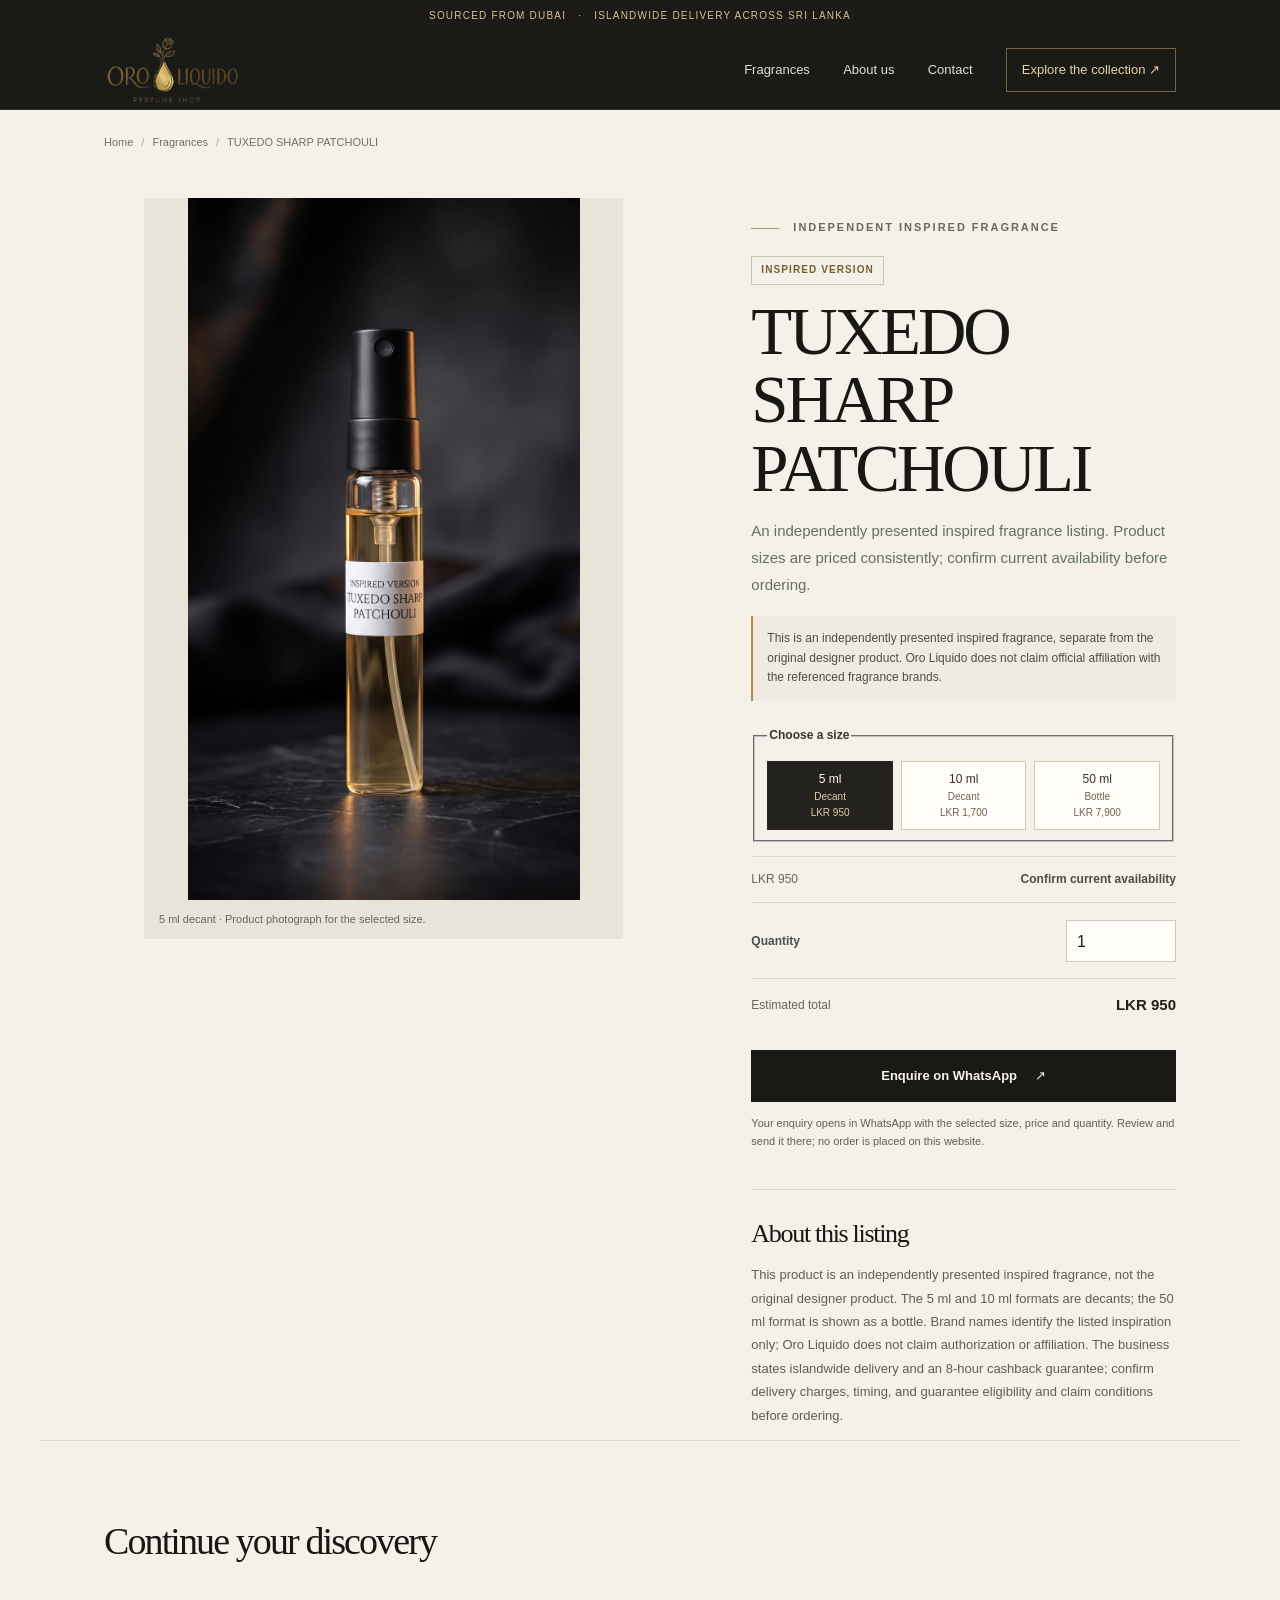
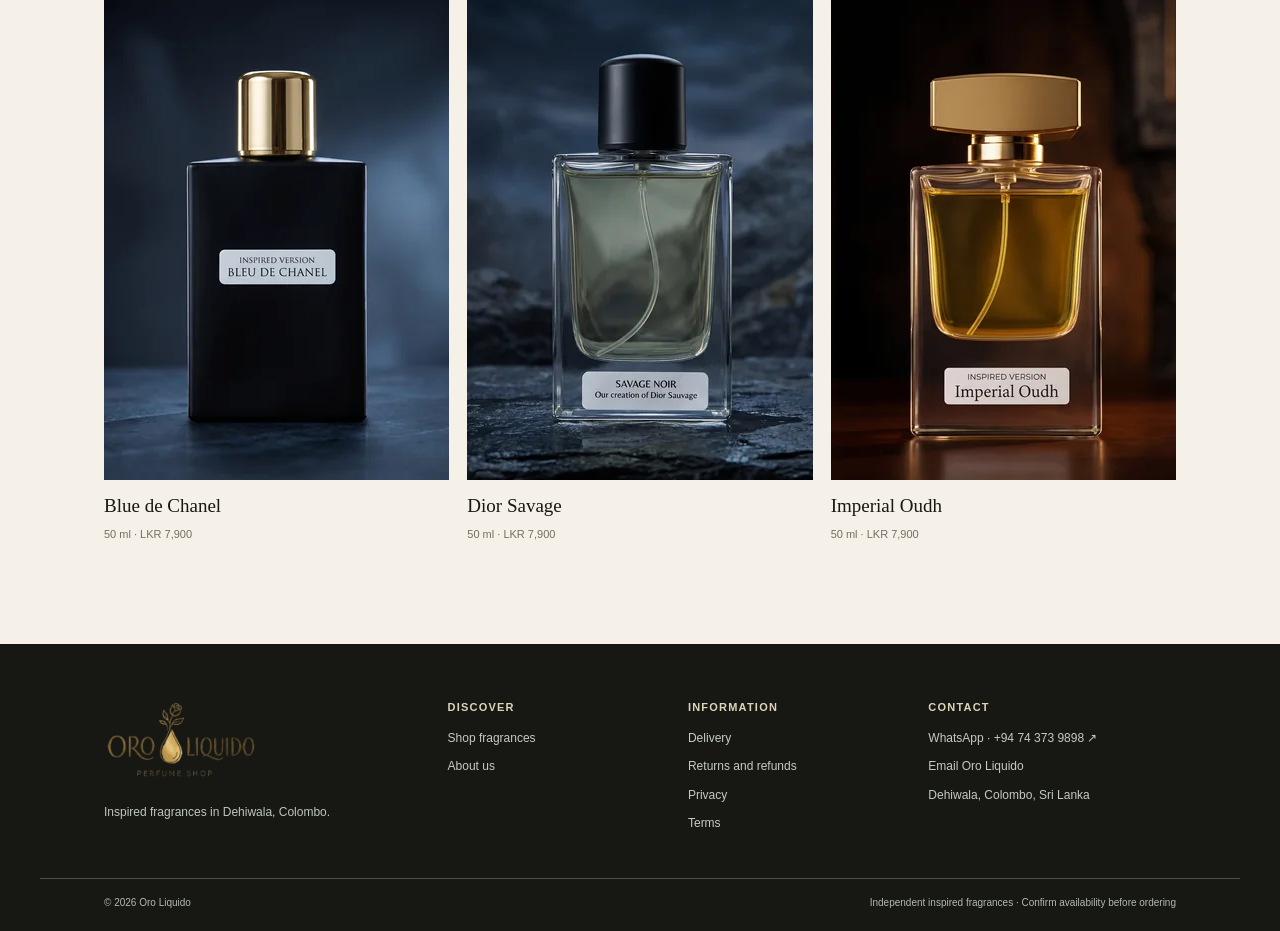
<file: products/tuxedo-sharp-patchouli.html>
<!doctype html>
<html lang="en-LK">
<head>
  <meta charset="UTF-8" />
  <meta name="viewport" content="width=device-width, initial-scale=1" />
  <meta name="theme-color" content="#11110f" />
  <meta name="description" content="An independently presented inspired fragrance listing. Product sizes are priced consistently; confirm current availability before ordering. Explore 5 ml and 10 ml decants plus a 50 ml bottle from Oro Liquido in Dehiwala, Colombo." />
  <meta name="robots" content="index, follow, max-image-preview:large" />
  <link rel="canonical" href="https://YOUR-PRODUCTION-DOMAIN/products/tuxedo-sharp-patchouli" />
  <title>TUXEDO SHARP PATCHOULI inspired fragrance | Oro Liquido</title>
  <meta property="og:type" content="product" />
  <meta property="og:site_name" content="Oro Liquido" />
  <meta property="og:title" content="TUXEDO SHARP PATCHOULI inspired fragrance | Oro Liquido" />
  <meta property="og:description" content="An independently presented inspired fragrance listing. Product sizes are priced consistently; confirm current availability before ordering. Explore 5 ml and 10 ml decants plus a 50 ml bottle from Oro Liquido in Dehiwala, Colombo." />
  <meta property="og:url" content="https://YOUR-PRODUCTION-DOMAIN/products/tuxedo-sharp-patchouli" />
  <meta property="og:image" content="https://YOUR-PRODUCTION-DOMAIN/assets/products/tuxedo-sharp-patchouli-5ml-960.webp" />
  <meta property="og:image:alt" content="5 ml Tuxedo Sharp Patchouli inspired-fragrance decant spray vial in a dark setting" />
  <meta property="og:locale" content="en_LK" />
  <meta name="twitter:card" content="summary_large_image" />
  <meta name="twitter:title" content="TUXEDO SHARP PATCHOULI inspired fragrance | Oro Liquido" />
  <meta name="twitter:description" content="An independently presented inspired fragrance listing. Product sizes are priced consistently; confirm current availability before ordering. Explore 5 ml and 10 ml decants plus a 50 ml bottle from Oro Liquido in Dehiwala, Colombo." />
  <meta name="twitter:image" content="https://YOUR-PRODUCTION-DOMAIN/assets/products/tuxedo-sharp-patchouli-5ml-960.webp" />
  <link rel="icon" type="image/png" href="/assets/oro-liquido-mark.png" />
  <link rel="preload" as="image" imagesrcset="/assets/products/tuxedo-sharp-patchouli-5ml-480.webp 480w, /assets/products/tuxedo-sharp-patchouli-5ml-960.webp 960w" imagesizes="(max-width: 760px) 92vw, 54vw" fetchpriority="high" />
  <link rel="stylesheet" href="/styles.css" />
  <script type="application/ld+json">{"@context":"https://schema.org","@graph":[{"@type":"Product","@id":"https://YOUR-PRODUCTION-DOMAIN/products/tuxedo-sharp-patchouli#product","name":"TUXEDO SHARP PATCHOULI","description":"An independently presented inspired fragrance listing. Product sizes are priced consistently; confirm current availability before ordering.","image":["https://YOUR-PRODUCTION-DOMAIN/assets/products/tuxedo-sharp-patchouli-5ml-960.webp","https://YOUR-PRODUCTION-DOMAIN/assets/products/tuxedo-sharp-patchouli-10ml-960.webp","https://YOUR-PRODUCTION-DOMAIN/assets/products/tuxedo-sharp-patchouli-1200.webp"],"url":"https://YOUR-PRODUCTION-DOMAIN/products/tuxedo-sharp-patchouli","category":"Inspired fragrance","offers":[{"@type":"Offer","name":"5 ml","price":"950","priceCurrency":"LKR","url":"https://YOUR-PRODUCTION-DOMAIN/products/tuxedo-sharp-patchouli#size-5-ml"},{"@type":"Offer","name":"10 ml","price":"1700","priceCurrency":"LKR","url":"https://YOUR-PRODUCTION-DOMAIN/products/tuxedo-sharp-patchouli#size-10-ml"},{"@type":"Offer","name":"50 ml","price":"7900","priceCurrency":"LKR","url":"https://YOUR-PRODUCTION-DOMAIN/products/tuxedo-sharp-patchouli#size-50-ml"}]},{"@type":"BreadcrumbList","itemListElement":[{"@type":"ListItem","position":1,"name":"Home","item":"https://YOUR-PRODUCTION-DOMAIN/"},{"@type":"ListItem","position":2,"name":"Fragrances","item":"https://YOUR-PRODUCTION-DOMAIN/#fragrances"},{"@type":"ListItem","position":3,"name":"TUXEDO SHARP PATCHOULI","item":"https://YOUR-PRODUCTION-DOMAIN/products/tuxedo-sharp-patchouli"}]}]}</script>
  <script type="module" src="/script.js"></script>
  <script type="module" src="/product-page.js"></script>
</head>
<body data-product-slug="tuxedo-sharp-patchouli">
  <a class="skip-link" href="#main">Skip to content</a>
  <div class="announcement"><span>Sourced from Dubai</span><span aria-hidden="true">·</span><span>Islandwide delivery across Sri Lanka</span></div>
  <header class="site-header"><div class="nav-shell">
    <a class="brand" href="/" aria-label="Oro Liquido home"><img class="brand__logo" src="/assets/oro-liquido-logo.png" alt="Oro Liquido perfume shop" width="176" height="88" /></a>
    <button class="menu-toggle" type="button" aria-expanded="false" aria-controls="primary-navigation" aria-label="Open navigation menu"><span></span><span></span></button>
    <nav class="navigation" id="primary-navigation" aria-label="Main navigation" inert><a href="/#fragrances">Fragrances</a><a href="/about-us.html">About us</a><a href="/#contact">Contact</a><a class="navigation__cta" href="/#fragrances">Explore the collection <span aria-hidden="true">↗</span></a></nav>
  </div></header>
  <main id="main" class="product-page-main">
    <nav class="breadcrumbs section-wrap product-crumb" aria-label="Breadcrumb"><a href="/">Home</a><span class="breadcrumbs__separator" aria-hidden="true">/</span><a href="/#fragrances">Fragrances</a><span class="breadcrumbs__separator" aria-hidden="true">/</span><span aria-current="page">TUXEDO SHARP PATCHOULI</span></nav>
    <div class="section-wrap product-layout">
      <figure class="product-gallery" data-product-gallery data-product-size="5 ml"><img data-product-image data-image-portrait="true" src="/assets/products/tuxedo-sharp-patchouli-5ml-480.webp" srcset="/assets/products/tuxedo-sharp-patchouli-5ml-480.webp 480w, /assets/products/tuxedo-sharp-patchouli-5ml-960.webp 960w" sizes="(max-width: 760px) 92vw, 54vw" alt="5 ml Tuxedo Sharp Patchouli inspired-fragrance decant spray vial in a dark setting" width="480" height="860" fetchpriority="high" decoding="async" /><figcaption class="product-gallery__caption" data-gallery-caption>5 ml decant · Product photograph for the selected size.</figcaption></figure>
      <section class="product-details" aria-labelledby="product-title">
        <p class="eyebrow"><span class="eyebrow__line"></span> Independent inspired fragrance</p>
        <span class="product-flag">Inspired version</span>
        <h1 id="product-title">TUXEDO SHARP PATCHOULI</h1>
        <p class="product-details__intro">An independently presented inspired fragrance listing. Product sizes are priced consistently; confirm current availability before ordering.</p>
        <p class="product-disclaimer">This is an independently presented inspired fragrance, separate from the original designer product. Oro Liquido does not claim official affiliation with the referenced fragrance brands.</p>
        <fieldset class="product-config"><legend>Choose a size</legend><div class="size-options"><div class="size-option"><input id="size-5-ml" type="radio" name="product-size" value="5 ml" checked /><label for="size-5-ml"><span>5 ml <small>Decant</small></span><small>LKR 950</small></label></div>
<div class="size-option"><input id="size-10-ml" type="radio" name="product-size" value="10 ml" /><label for="size-10-ml"><span>10 ml <small>Decant</small></span><small>LKR 1,700</small></label></div>
<div class="size-option"><input id="size-50-ml" type="radio" name="product-size" value="50 ml" /><label for="size-50-ml"><span>50 ml <small>Bottle</small></span><small>LKR 7,900</small></label></div></div></fieldset>
        <p class="price-status"><span data-current-price aria-live="polite">LKR 950</span><strong data-availability>Confirm current availability</strong></p>
        <div class="quantity-row"><label for="product-quantity">Quantity</label><input class="quantity-control" id="product-quantity" type="number" min="1" step="1" value="1" inputmode="numeric" /></div>
        <p class="order-total order-total--detail" aria-live="polite">Estimated total <strong data-product-total>LKR 950</strong></p>
        <a class="button button--dark product-buy" href="https://wa.me/94743739898" target="_blank" rel="noopener noreferrer" data-product-whatsapp>Enquire on WhatsApp <span aria-hidden="true">↗</span></a>
        <p class="product-detail-note">Your enquiry opens in WhatsApp with the selected size, price and quantity. Review and send it there; no order is placed on this website.</p>
        <div class="product-description"><h2>About this listing</h2><p>This product is an independently presented inspired fragrance, not the original designer product. The 5 ml and 10 ml formats are decants; the 50 ml format is shown as a bottle. Brand names identify the listed inspiration only; Oro Liquido does not claim authorization or affiliation. The business states islandwide delivery and an 8-hour cashback guarantee; confirm delivery charges, timing, and guarantee eligibility and claim conditions before ordering.</p></div>
      </section>
    </div>
    <section class="section-wrap related-section" aria-labelledby="related-title"><h2 id="related-title">Continue your discovery</h2><div class="related-grid"><a class="related-card" href="/products/blue-de-chanel.html?size=50-ml"><img src="/assets/products/blue-de-chanel-50ml-480.webp" alt="Blue de Chanel inspired-version fragrance bottle against a deep blue backdrop" width="480" height="480" loading="lazy" decoding="async" /><span>Blue de Chanel</span><small>50 ml · LKR 7,900</small></a>
<a class="related-card" href="/products/dior-savage.html?size=50-ml"><img src="/assets/products/dior-savage-480.webp" alt="Perfume bottle labelled Savage Noir in the Dior Savage inspired-fragrance listing" width="480" height="480" loading="lazy" decoding="async" /><span>Dior Savage</span><small>50 ml · LKR 7,900</small></a>
<a class="related-card" href="/products/imperial-oudh.html?size=50-ml"><img src="/assets/products/imperial-oudh-480.webp" alt="Imperial Oudh inspired-version fragrance bottle photographed in warm amber light" width="480" height="480" loading="lazy" decoding="async" /><span>Imperial Oudh</span><small>50 ml · LKR 7,900</small></a></div></section>
  </main>
  <footer class="site-footer"><div class="footer-main section-wrap">
    <div class="footer-brand-block"><a class="brand brand--footer" href="/" aria-label="Oro Liquido home"><img class="brand__logo" src="/assets/oro-liquido-logo.png" alt="Oro Liquido perfume shop" width="154" height="77" /></a><p>Inspired fragrances in Dehiwala, Colombo.</p></div>
    <div class="footer-column"><span class="footer-column__title">Discover</span><a href="/#fragrances">Shop fragrances</a><a href="/about-us.html">About us</a></div>
    <div class="footer-column"><span class="footer-column__title">Information</span><a href="/store-information.html#delivery">Delivery</a><a href="/store-information.html#returns">Returns and refunds</a><a href="/store-information.html#privacy">Privacy</a><a href="/store-information.html#terms">Terms</a></div>
    <div class="footer-column"><span class="footer-column__title">Contact</span><a href="https://wa.me/94743739898" target="_blank" rel="noopener noreferrer" data-whatsapp-general>WhatsApp · +94 74 373 9898 ↗</a><a href="mailto:babageebaba128@gmail.com">Email Oro Liquido</a><span>Dehiwala, Colombo, Sri Lanka</span></div>
  </div><div class="footer-bottom section-wrap"><span>© <span data-current-year>2026</span> Oro Liquido</span><span>Independent inspired fragrances · Confirm availability before ordering</span></div></footer>
  <a class="whatsapp-float" href="https://wa.me/94743739898" target="_blank" rel="noopener noreferrer" aria-label="Ask Oro Liquido a question on WhatsApp" data-whatsapp-general><svg viewBox="0 0 24 24" aria-hidden="true"><path d="M20.5 11.8a8.4 8.4 0 0 1-12.4 7.4L3 20.5l1.3-4.9A8.4 8.4 0 1 1 20.5 11.8Z"></path><path d="M8.2 7.8c.2-.5.4-.5.7-.5h.5c.2 0 .4 0 .5.4l.8 1.8c.1.3.1.5-.1.7l-.6.7c-.2.2-.2.4 0 .6.3.6 1.1 1.8 2.5 2.4.3.1.4.1.6-.1l.8-.9c.2-.2.4-.2.6-.1l1.7.8c.3.1.4.3.4.5s-.1 1-.6 1.4c-.5.5-1.2.7-2 .5-1-.2-2.2-.7-3.5-1.8-1.4-1.2-2.3-2.7-2.6-3.7-.3-.9 0-1.8.3-2.3Z"></path></svg></a>
</body>
</html>
</file>
<file: styles.css>
:root {
  color-scheme: light;
  --paper: #f7f5ef;
  --paper-deep: #eeece4;
  --ink: #19211e;
  --muted: #66706a;
  --line: #d8d8cf;
  --sage: #e6eae3;
  --accent: #9f8967;
  --white: #fffefa;
  --serif: "Iowan Old Style", "Baskerville", "Palatino Linotype", Georgia, serif;
  --sans: -apple-system, BlinkMacSystemFont, "Segoe UI", "Helvetica Neue", Arial, sans-serif;
  --wrap: 1200px;
  --gutter: clamp(20px, 5vw, 72px);
  font-family: var(--sans);
  color: var(--ink);
  background: var(--paper);
  font-synthesis: none;
  text-rendering: optimizeLegibility;
}

*, *::before, *::after { box-sizing: border-box; }
html { scroll-behavior: smooth; scroll-padding-top: 100px; }
body { margin: 0; min-width: 0; background: var(--paper); color: var(--ink); font-size: 16px; line-height: 1.6; -webkit-font-smoothing: antialiased; }
body, button, input, select { font-family: var(--sans); }
img { display: block; max-width: 100%; }
a { color: inherit; text-decoration: none; }
button, input, select { font: inherit; }
button, a, input, select { -webkit-tap-highlight-color: transparent; }
a:focus-visible, button:focus-visible, input:focus-visible, select:focus-visible, summary:focus-visible { outline: 3px solid #947a4d; outline-offset: 4px; }
::selection { color: var(--white); background: #4c5c51; }

.skip-link { position: fixed; z-index: 20; left: 12px; top: 12px; padding: 10px 16px; background: var(--ink); color: white; transform: translateY(-160%); }
.skip-link:focus { transform: translateY(0); }
.announcement { min-height: 32px; display: flex; align-items: center; justify-content: center; gap: 12px; padding: 5px 16px; background: #e9e7df; color: #48514b; font-size: 11px; letter-spacing: .13em; text-transform: uppercase; text-align: center; }
.site-header { position: sticky; z-index: 10; top: 0; background: rgb(247 245 239 / 94%); border-bottom: 1px solid rgb(216 216 207 / 72%); backdrop-filter: blur(14px); }
.nav-shell { width: min(100%, var(--wrap)); min-height: 76px; margin: 0 auto; padding: 0 var(--gutter); display: flex; align-items: center; justify-content: space-between; gap: 28px; }
.brand { display: inline-flex; align-items: center; gap: 10px; flex: 0 0 auto; }
.brand__mark { width: 38px; height: 38px; object-fit: contain; }
.brand__name { font-size: 20px; font-weight: 520; letter-spacing: -.055em; }
.navigation { display: flex; align-items: center; justify-content: flex-end; gap: clamp(18px, 3vw, 38px); }
.navigation a { color: #414b45; font-size: 13px; transition: color .2s ease; }
.navigation a:hover { color: var(--accent); }
.navigation .navigation__cta { color: var(--ink); padding: 11px 15px; border: 1px solid #9aa097; }
.navigation__cta span, .button span, .text-link span, .product-card__cta span { display: inline-block; transition: transform .22s ease; }
.navigation__cta:hover span, .button:hover span, .text-link:hover span, .product-card__cta:hover span { transform: translate(3px, -2px); }
.menu-toggle { display: none; width: 44px; height: 44px; padding: 11px; border: 0; background: transparent; color: var(--ink); }
.menu-toggle span { display: block; height: 1.5px; margin: 6px 0; background: currentColor; transition: transform .2s ease, opacity .2s ease; }
.site-header.is-menu-open .menu-toggle span:first-child { transform: translateY(3.75px) rotate(45deg); }
.site-header.is-menu-open .menu-toggle span:last-child { transform: translateY(-3.75px) rotate(-45deg); }

.section-wrap { width: min(100%, var(--wrap)); margin: 0 auto; padding-right: var(--gutter); padding-left: var(--gutter); }
.section-pad { padding-top: clamp(76px, 10vw, 142px); padding-bottom: clamp(76px, 10vw, 142px); }
.hero { min-height: min(700px, calc(100svh - 108px)); padding-top: clamp(44px, 7vw, 88px); padding-bottom: clamp(48px, 7vw, 88px); display: grid; grid-template-columns: minmax(0, 1fr) minmax(0, .96fr); align-items: center; gap: clamp(36px, 8vw, 108px); }
.hero__copy { max-width: 540px; }
.hero__copy { animation: soft-appear .55s ease-out both; }
.hero-art { animation: soft-appear .68s .06s ease-out both; }
@keyframes soft-appear { from { opacity: 0; transform: translateY(10px); } to { opacity: 1; transform: translateY(0); } }
.eyebrow { margin: 0 0 20px; color: #747b73; font-size: 11px; font-weight: 620; letter-spacing: .16em; line-height: 1.4; text-transform: uppercase; }
.eyebrow__line { display: inline-block; width: 28px; height: 1px; margin-right: 9px; background: var(--accent); vertical-align: middle; }
h1, h2, h3, p { margin-top: 0; }
h1, h2 { font-family: var(--serif); font-weight: 400; letter-spacing: -.05em; }
.hero h1 { max-width: 610px; margin: 0; font-size: clamp(48px, 7vw, 92px); line-height: .99; }
h1 em, h2 em { color: #68796c; font-weight: 400; }
.hero__intro { max-width: 460px; margin: 24px 0 0; color: #606a63; font-size: clamp(16px, 1.6vw, 18px); line-height: 1.7; }
.hero__actions { display: flex; flex-wrap: wrap; align-items: center; gap: 20px 26px; margin-top: 32px; }
.button { min-height: 50px; display: inline-flex; align-items: center; justify-content: center; gap: 18px; padding: 0 20px; border: 1px solid var(--ink); font-size: 13px; font-weight: 560; transition: background .22s ease, color .22s ease, transform .22s ease; }
.button--dark { background: var(--ink); color: white; }
.button--dark:hover { background: #33443a; border-color: #33443a; transform: translateY(-2px); }
.button--light { background: transparent; color: var(--ink); }
.button--light:hover { background: var(--ink); color: white; }
.text-link { display: inline-flex; align-items: center; gap: 8px; color: var(--ink); font-size: 13px; font-weight: 580; }
.text-link::after { content: ""; position: absolute; }
.hero__disclosure { max-width: 450px; margin: 22px 0 0; color: #747b73; font-size: 12px; }
.hero__location { display: flex; align-items: center; gap: 9px; margin-top: 34px; color: #70776f; font-size: 12px; }
.hero__location-mark { color: var(--accent); font-size: 16px; }
.hero-art { position: relative; margin: 0; }
.hero-art__frame { overflow: hidden; aspect-ratio: .96; background: #dedfda; }
.hero-art__image { width: 100%; height: 100%; object-fit: cover; transition: transform .8s cubic-bezier(.2,.6,.2,1); }
.hero-art:hover .hero-art__image { transform: scale(1.018); }
.hero-art__caption { display: flex; justify-content: space-between; gap: 12px; padding-top: 12px; color: #687169; font-size: 11px; letter-spacing: .06em; }
.hero-art__caption i { padding: 0 5px; color: var(--accent); font-style: normal; }

.format-section { background: var(--paper-deep); }
.section-heading { margin-bottom: 46px; }
.section-heading--split, .section-heading--collection { display: flex; align-items: flex-end; justify-content: space-between; gap: 38px; }
.section-heading h2, .story-copy h2, .enquiry-intro h2, .editorial-heading h1 { margin: 0; font-size: clamp(43px, 6.4vw, 76px); line-height: 1.02; }
.section-heading__aside { max-width: 360px; margin: 0 0 7px; color: var(--muted); font-size: 15px; }
.format-grid { display: grid; grid-template-columns: repeat(3, minmax(0, 1fr)); border-top: 1px solid #c9cbc2; border-bottom: 1px solid #c9cbc2; }
.format-card { min-height: 250px; padding: 25px clamp(18px, 3vw, 38px) 28px 0; }
.format-card + .format-card { padding-left: clamp(18px, 3vw, 38px); border-left: 1px solid #c9cbc2; }
.format-card__index { color: #747a72; font-size: 10px; letter-spacing: .14em; }
.format-card__size { display: flex; align-items: baseline; gap: 4px; margin: 24px 0 0; font-family: var(--serif); font-size: clamp(54px, 7vw, 78px); line-height: .95; letter-spacing: -.06em; }
.format-card__size span { color: #78857a; font-family: var(--sans); font-size: 15px; letter-spacing: .02em; }
.format-card h3 { margin: 8px 0 8px; font-size: 14px; font-weight: 600; }
.format-card > p:last-child { max-width: 270px; margin-bottom: 0; color: #657068; font-size: 13px; }
.format-card--featured .format-card__size { color: #56685a; }
.format-footnote { margin: 16px 0 0; color: #72786f; font-size: 11px; }

.fragrance-section { background: var(--paper); }
.section-heading--collection { align-items: flex-end; margin-bottom: 38px; }
.collection-tools { width: min(100%, 350px); }
.search-box { display: flex; align-items: center; gap: 11px; min-height: 48px; padding: 0 13px; border: 1px solid var(--line); background: var(--white); }
.search-box svg { width: 18px; height: 18px; fill: none; stroke: #6a746b; stroke-linecap: round; stroke-width: 1.5; }
.search-box input { width: 100%; min-width: 0; border: 0; outline: 0; background: transparent; color: var(--ink); font-size: 13px; }
.search-box input:focus-visible { outline: 0; }
.search-box:focus-within { outline: 3px solid #947a4d; outline-offset: 2px; }
.search-box input::placeholder { color: #8c928a; }
.collection-count { margin: 8px 0 0; color: #72786f; font-size: 11px; text-align: right; }
.product-grid { display: grid; grid-template-columns: repeat(3, minmax(0, 1fr)); gap: 46px 22px; }
.product-card { min-width: 0; }
.product-card[hidden] { display: none; }
.product-card__media { position: relative; display: block; overflow: hidden; aspect-ratio: 1; background: #e8e7e1; }
.product-card__media img { width: 100%; height: 100%; object-fit: cover; transition: transform .65s cubic-bezier(.2,.6,.2,1), filter .35s ease; }
.product-card__media:hover img, .product-card__media:focus-visible img { transform: scale(1.035); }
.product-card__index { position: absolute; top: 14px; left: 14px; color: white; font-size: 10px; letter-spacing: .14em; text-shadow: 0 1px 5px #202020; }
.product-card__body { padding: 17px 1px 0; }
.product-card__label { margin: 0 0 7px; color: #82857d; font-size: 10px; letter-spacing: .13em; text-transform: uppercase; }
.product-card h3 { min-height: 29px; margin: 0; font-family: var(--serif); font-size: clamp(20px, 2.4vw, 27px); font-weight: 400; letter-spacing: -.035em; line-height: 1.2; }
.product-card h3 a:hover { color: #536a58; }
.product-card__sizes { margin: 11px 0 14px; color: #4f5b53; font-size: 12px; }
.product-card__sizes span { display: block; margin-top: 2px; color: #82877f; font-size: 10px; }
.product-card__cta { display: inline-flex; align-items: center; gap: 12px; padding: 0 0 4px; border-bottom: 1px solid #a5aa9f; color: #28342c; font-size: 12px; font-weight: 600; }
.catalog-note { max-width: 760px; margin: 36px 0 0; color: #777e76; font-size: 12px; }
.empty-state { margin: 20px 0; color: #606a63; font-size: 14px; }

.story-section { background: var(--sage); }
.story-layout { display: grid; grid-template-columns: minmax(0, .95fr) minmax(0, .85fr); align-items: center; gap: clamp(42px, 10vw, 130px); }
.story-image { overflow: hidden; aspect-ratio: 1.06; background: #d9ded5; }
.story-image img { width: 100%; height: 100%; aspect-ratio: 1.06; object-fit: cover; transition: transform .7s ease; }
.story-image:hover img { transform: scale(1.02); }
.story-copy { max-width: 480px; padding: 20px 0; }
.story-copy h2 { margin-bottom: 25px; font-size: clamp(42px, 5.8vw, 68px); }
.story-copy p:not(.eyebrow) { color: #59665c; font-size: 15px; line-height: 1.8; }
.story-copy .text-link { margin-top: 12px; }

.enquiry-section { background: #eceae3; }
.enquiry-layout { display: grid; grid-template-columns: 1fr .78fr; gap: clamp(44px, 9vw, 110px); align-items: start; }
.enquiry-intro { max-width: 480px; }
.enquiry-intro h2 { margin-bottom: 22px; }
.enquiry-intro > p:not(.eyebrow) { max-width: 410px; color: #626d65; font-size: 15px; }
.contact-details { display: grid; gap: 8px; margin-top: 30px; color: #69736b; font-size: 13px; }
.contact-details a { width: fit-content; color: var(--ink); }
.contact-details a:hover { text-decoration: underline; text-underline-offset: 4px; }
.order-form { padding: clamp(22px, 4vw, 36px); background: var(--white); }
.field-label { display: block; margin: 0 0 7px; color: #536057; font-size: 12px; font-weight: 600; }
.order-form select, .order-form input { width: 100%; min-height: 48px; margin: 0 0 20px; padding: 10px 12px; border: 1px solid #cdd0c9; border-radius: 0; background: var(--white); color: var(--ink); font-size: 14px; }
.order-form__submit { width: 100%; margin-top: 2px; cursor: pointer; }
.form-note, .form-status { margin: 12px 0 0; color: #737a72; font-size: 11px; }
.form-status:empty { display: none; }

.site-footer { padding: 55px 0 20px; background: #202923; color: #f6f4ee; }
.footer-main { display: grid; grid-template-columns: 1.5fr 1fr 1fr 1.2fr; gap: 34px; padding-bottom: 45px; }
.brand--footer .brand__name { color: #f6f4ee; }
.brand--footer .brand__mark { filter: grayscale(1) brightness(0) invert(1); opacity: .9; }
.footer-brand-block p { max-width: 240px; margin: 16px 0 0; color: #bec6be; font-size: 12px; }
.footer-column { display: flex; flex-direction: column; align-items: flex-start; gap: 9px; color: #c4cbc4; font-size: 12px; }
.footer-column__title { margin-bottom: 4px; color: #f6f4ee; font-size: 11px; font-weight: 650; letter-spacing: .11em; text-transform: uppercase; }
.footer-column a:hover { color: white; text-decoration: underline; text-underline-offset: 3px; }
.footer-bottom { display: flex; justify-content: space-between; gap: 20px; padding-top: 16px; border-top: 1px solid #465149; color: #b1bbb2; font-size: 10px; }
.whatsapp-float { position: fixed; z-index: 9; right: max(22px, env(safe-area-inset-right)); bottom: max(22px, env(safe-area-inset-bottom)); width: 56px; height: 56px; display: grid; place-items: center; border-radius: 50%; background: #1e7d57; color: white; box-shadow: 0 5px 22px rgb(19 44 32 / 22%); transition: transform .2s ease, background .2s ease, opacity .2s ease, visibility .2s ease; }
.whatsapp-float:hover { transform: translateY(-3px); background: #176a49; }
.whatsapp-float.is-hidden { visibility: hidden; opacity: 0; pointer-events: none; transform: translateY(8px); }
.whatsapp-float svg { width: 26px; height: 26px; fill: none; stroke: currentColor; stroke-linecap: round; stroke-linejoin: round; stroke-width: 1.5; }
.noscript-note { margin: 0; padding: 16px; background: #f2dfbd; text-align: center; }
.reveal-enabled [data-reveal] { opacity: 0; transform: translateY(13px); transition: opacity .55s ease, transform .55s ease; }
.reveal-enabled [data-reveal].is-visible { opacity: 1; transform: translateY(0); }

/* Shared editorial and product pages */
.breadcrumbs { display: flex; flex-wrap: wrap; gap: 8px; padding-top: 24px; color: #747b73; font-size: 11px; }
.breadcrumbs a:hover { color: var(--ink); text-decoration: underline; text-underline-offset: 3px; }
.breadcrumbs__separator { color: #aaa99f; }
.editorial-hero { padding-top: clamp(48px, 8vw, 92px); padding-bottom: clamp(44px, 7vw, 74px); }
.editorial-heading { max-width: 820px; }
.editorial-heading h1 { margin-bottom: 22px; }
.editorial-heading > p:last-child { max-width: 690px; margin: 0; color: #626d65; font-size: 17px; line-height: 1.8; }
.content-columns { display: grid; grid-template-columns: minmax(0, 1fr) minmax(210px, .34fr); gap: clamp(40px, 8vw, 110px); padding-bottom: 120px; }
.article-content { max-width: 760px; }
.article-content section { padding: 27px 0; border-top: 1px solid var(--line); }
.article-content h2 { margin: 0 0 13px; font-family: var(--serif); font-size: clamp(27px, 3.5vw, 38px); font-weight: 400; letter-spacing: -.035em; }
.article-content h3 { margin: 25px 0 9px; font-size: 15px; }
.article-content p, .article-content li { color: #5e6961; font-size: 15px; line-height: 1.85; }
.article-content ul { padding-left: 20px; }
.article-content a { text-decoration: underline; text-underline-offset: 3px; }
.article-aside { align-self: start; position: sticky; top: 110px; padding: 22px; background: var(--paper-deep); }
.article-aside p { margin-bottom: 12px; color: #657068; font-size: 13px; }
.article-aside .button { width: 100%; }
.faq-list details { padding: 17px 0; border-top: 1px solid var(--line); }
.faq-list summary { color: var(--ink); font-size: 15px; font-weight: 600; cursor: pointer; }
.faq-list details p { margin: 10px 0 0; }

.product-page-main { padding-bottom: 100px; }
.product-layout { display: grid; grid-template-columns: minmax(0, 1.08fr) minmax(340px, .82fr); align-items: start; gap: clamp(35px, 7vw, 88px); padding-top: 30px; }
.product-gallery { position: relative; background: #e9e7df; }
.product-gallery, .product-details { animation: soft-appear .55s ease-out both; }
.product-details { animation-delay: .06s; }
.product-gallery img { width: 100%; height: auto; aspect-ratio: 1; object-fit: cover; }
.product-gallery__caption { padding: 11px 15px; color: #5e6961; font-size: 11px; }
.product-details { position: sticky; top: 110px; padding-top: clamp(12px, 3vw, 42px); }
.product-details h1 { max-width: 590px; margin: 0 0 15px; font-size: clamp(42px, 5.6vw, 67px); line-height: 1.02; overflow-wrap: anywhere; }
.product-details__intro { max-width: 480px; color: #636e65; font-size: 15px; line-height: 1.8; }
.product-flag { display: inline-flex; align-items: center; min-height: 29px; margin: 0 0 12px; padding: 4px 9px; border: 1px solid #c9c9be; color: #5f6c60; font-size: 10px; font-weight: 620; letter-spacing: .11em; text-transform: uppercase; }
.product-disclaimer { margin: 18px 0 20px; padding: 13px 14px; border-left: 2px solid var(--accent); background: #efede6; color: #59645b; font-size: 12px; line-height: 1.65; }
.product-config { margin-top: 25px; }
.product-config legend { margin-bottom: 10px; color: #3d4941; font-size: 12px; font-weight: 650; }
.size-options { display: grid; grid-template-columns: repeat(3, minmax(0, 1fr)); gap: 8px; padding: 0; border: 0; }
.size-option { min-width: 0; }
.size-option input { position: absolute; width: 1px; height: 1px; opacity: 0; }
.size-option label { min-height: 54px; display: grid; place-items: center; padding: 8px 5px; border: 1px solid #c7cbc3; background: #fffefa; color: #3e4941; font-size: 12px; text-align: center; cursor: pointer; transition: border-color .18s ease, background .18s ease, color .18s ease; }
.size-option input:checked + label { border-color: var(--ink); background: var(--ink); color: white; }
.size-option input:focus-visible + label { outline: 3px solid #947a4d; outline-offset: 3px; }
.price-status { display: flex; justify-content: space-between; gap: 12px; margin: 14px 0; padding: 13px 0; border-bottom: 1px solid var(--line); border-top: 1px solid var(--line); color: #69746a; font-size: 12px; }
.price-status strong { color: var(--ink); font-weight: 600; }
.quantity-row { display: flex; align-items: center; justify-content: space-between; gap: 18px; margin: 17px 0 20px; }
.quantity-row label { color: #465149; font-size: 12px; font-weight: 600; }
.quantity-control { width: 110px; min-height: 42px; padding: 7px 10px; border: 1px solid #c7cbc3; background: var(--white); color: var(--ink); }
.product-buy { width: 100%; }
.product-detail-note { margin: 13px 0 0; color: #625e53; font-size: 11px; }
.product-description { margin-top: 38px; padding-top: 23px; border-top: 1px solid var(--line); }
.product-description h2 { margin-bottom: 9px; font-family: var(--serif); font-size: 26px; font-weight: 400; }
.product-description p { color: #626c64; font-size: 13px; line-height: 1.8; }
.related-section { padding-top: 70px; border-top: 1px solid var(--line); }
.related-section h2 { margin-bottom: 28px; font-family: var(--serif); font-size: 38px; font-weight: 400; }
.related-grid { display: grid; grid-template-columns: repeat(3, minmax(0, 1fr)); gap: 18px; }
.related-card { display: block; }
.related-card img { width: 100%; aspect-ratio: 1; object-fit: cover; background: #e7e5de; }
.related-card span { display: block; padding-top: 11px; font-family: var(--serif); font-size: 19px; }
.related-card:hover span { color: #546a58; }
.product-crumb { padding-bottom: 0; }

.policy-notice { max-width: 800px; margin: 26px 0; padding: 20px; border-left: 2px solid var(--accent); background: var(--paper-deep); color: #566057; font-size: 14px; line-height: 1.8; }
.policy-section { scroll-margin-top: 100px; }

@media (min-width: 1500px) {
  .hero { min-height: 740px; }
}
@media (max-width: 960px) {
  .navigation { gap: 17px; }
  .navigation a { font-size: 12px; }
  .hero { gap: 42px; }
  .footer-main { grid-template-columns: 1.3fr 1fr 1fr; }
  .footer-column:last-child { grid-column: 2 / 4; }
  .content-columns { grid-template-columns: minmax(0, 1fr) 245px; gap: 36px; }
}
@media (max-width: 760px) {
  html { scroll-padding-top: 80px; }
  .announcement { min-height: 30px; font-size: 9px; letter-spacing: .1em; }
  .nav-shell { min-height: 66px; }
  .brand__mark { width: 34px; height: 34px; }
  .brand__name { font-size: 19px; }
  .menu-toggle { display: block; }
  .navigation { position: absolute; top: 100%; left: 0; right: 0; display: flex; flex-direction: column; align-items: stretch; gap: 0; max-height: 0; overflow: hidden; padding: 0 var(--gutter); border-bottom: 0 solid var(--line); background: var(--paper); opacity: 0; transition: max-height .28s ease, opacity .22s ease, padding .22s ease; }
  .site-header.is-menu-open .navigation { max-height: 340px; padding-top: 8px; padding-bottom: 16px; border-bottom-width: 1px; opacity: 1; }
  .navigation a { padding: 13px 1px; border-top: 1px solid #e4e2da; font-size: 14px; }
  .navigation .navigation__cta { margin-top: 9px; padding: 12px; border: 1px solid #a8aca3; text-align: center; }
  .hero { min-height: 0; padding-top: 44px; grid-template-columns: 1fr; gap: 34px; }
  .hero__copy { max-width: 620px; }
  .hero h1 { font-size: clamp(49px, 11vw, 78px); }
  .hero__intro { margin-top: 18px; font-size: 16px; }
  .hero__actions { margin-top: 25px; gap: 17px 22px; }
  .hero-art { width: 100%; }
  .hero-art__frame { aspect-ratio: 1.08; }
  .hero-art__caption { font-size: 10px; }
  .section-heading--split, .section-heading--collection { align-items: flex-start; flex-direction: column; gap: 24px; }
  .section-heading { margin-bottom: 32px; }
  .section-heading__aside { max-width: 520px; margin: 0; }
  .collection-tools { width: 100%; }
  .collection-count { text-align: left; }
  .format-grid { grid-template-columns: 1fr; }
  .format-card, .format-card + .format-card { min-height: auto; padding: 22px 0; border-left: 0; }
  .format-card + .format-card { border-top: 1px solid #c9cbc2; }
  .format-card__size { margin-top: 14px; font-size: 62px; }
  .product-grid { grid-template-columns: repeat(2, minmax(0, 1fr)); gap: 34px 14px; }
  .product-card__body { padding-top: 12px; }
  .product-card h3 { font-size: clamp(18px, 4.3vw, 24px); }
  .product-card__index { top: 10px; left: 10px; }
  .story-layout { grid-template-columns: 1fr; gap: 30px; }
  .story-image img { aspect-ratio: 1.05; }
  .story-copy { max-width: 620px; padding: 0; }
  .enquiry-layout { grid-template-columns: 1fr; gap: 32px; }
  .enquiry-intro { max-width: 600px; }
  .order-form { width: 100%; }
  .footer-main { grid-template-columns: 1fr 1fr; gap: 30px 22px; }
  .footer-brand-block { grid-column: 1 / 3; }
  .footer-column:last-child { grid-column: auto; }
  .footer-bottom { flex-direction: column; gap: 6px; }
  .content-columns { grid-template-columns: 1fr; padding-bottom: 76px; }
  .article-aside { position: static; order: -1; }
  .product-layout { grid-template-columns: 1fr; gap: 28px; padding-top: 20px; }
  .product-details { position: static; padding-top: 0; }
  .product-details h1 { font-size: clamp(42px, 9vw, 61px); }
  .product-gallery img { aspect-ratio: 1; }
  .related-grid { grid-template-columns: repeat(2, minmax(0, 1fr)); }
}
@media (max-width: 420px) {
  :root { --gutter: 18px; }
  .hero h1 { font-size: 47px; }
  .hero__actions { align-items: flex-start; flex-direction: column; }
  .button { width: 100%; }
  .text-link { padding: 5px 0; }
  .product-grid { gap: 30px 10px; }
  .product-card h3 { font-size: 18px; }
  .product-card__sizes { font-size: 11px; }
  .product-card__cta { font-size: 11px; }
  .size-options { gap: 6px; }
  .size-option label { font-size: 11px; }
  .whatsapp-float { width: 52px; height: 52px; right: max(16px, env(safe-area-inset-right)); bottom: max(16px, env(safe-area-inset-bottom)); }
  .footer-main { gap: 26px 16px; }
}
@media (prefers-reduced-motion: reduce) {
  *, *::before, *::after { scroll-behavior: auto !important; animation: none !important; transition-duration: .01ms !important; }
}

/* Oro Liquido identity and campaign art direction */
:root {
  --paper: #f5f1e8;
  --paper-deep: #ebe6db;
  --ink: #171713;
  --muted: #6a675f;
  --line: #d8d1c3;
  --sage: #eae5da;
  --accent: #b69762;
  --white: #fffdf8;
  --night: #11110f;
  --night-soft: #1b1a17;
}
html { scroll-padding-top: 94px; }
::selection { color: var(--night); background: #d3bd91; }
.announcement { min-height: 31px; background: #1b1a17; color: #d2c19b; font-size: 10px; letter-spacing: .12em; }
.site-header { background: rgb(17 17 15 / 96%); border-bottom-color: rgb(255 255 255 / 10%); color: #f8f4eb; }
.nav-shell { min-height: 78px; }
.brand { min-width: 0; }
.brand__logo { width: clamp(172px, 17vw, 196px); height: 72px; object-fit: contain; object-position: left center; }
.brand--footer .brand__logo { width: 162px; height: 81px; object-position: left center; }
.navigation { gap: clamp(18px, 2.6vw, 34px); }
.navigation a { color: #e4dfd4; }
.navigation a:hover, .navigation a[aria-current="page"] { color: #d7bd88; }
.navigation .navigation__cta { border-color: #776440; color: #e6d2a7; }
.navigation .navigation__cta:hover { background: #d1b27c; border-color: #d1b27c; color: #151410; }
.menu-toggle { color: #f4ead4; }
.menu-toggle span { background: currentColor; }
.section-pad { padding-top: clamp(76px, 9vw, 130px); padding-bottom: clamp(76px, 9vw, 130px); }
.eyebrow { color: #6e6759; letter-spacing: .18em; }
.eyebrow__line { background: var(--accent); }
h1, h2, .product-card h3, .related-card span { font-family: "Baskerville", "Iowan Old Style", "Palatino Linotype", Georgia, serif; }
h1 em, h2 em { color: #9b7c47; }
.hero--cinematic { position: relative; isolation: isolate; width: 100%; max-width: none; min-height: min(760px, calc(100svh - 108px)); padding: clamp(56px, 8vw, 104px) max(var(--gutter), calc((100vw - var(--wrap)) / 2 + var(--gutter))); grid-template-columns: minmax(0, .9fr) minmax(0, 1fr); gap: clamp(38px, 7.5vw, 104px); overflow: hidden; background: radial-gradient(ellipse at 74% 52%, #28241b 0%, #171612 36%, #11110f 68%); color: #f7f2e8; }
.hero--cinematic::before { position: absolute; z-index: -1; inset: 0; background: linear-gradient(90deg, rgb(17 17 15 / 96%) 0%, rgb(17 17 15 / 82%) 42%, rgb(17 17 15 / 10%) 100%); content: ""; pointer-events: none; }
.hero--cinematic .hero__copy { position: relative; z-index: 2; max-width: 580px; animation: hero-arrive .85s cubic-bezier(.2,.7,.15,1) both; }
.hero--cinematic .eyebrow { color: #c5b28d; }
.hero--cinematic h1 { max-width: 640px; margin: 0; font-size: clamp(52px, 5.8vw, 86px); line-height: .94; letter-spacing: -.055em; }
.hero--cinematic h1 em { color: #d6bf91; font-style: italic; }
.hero--cinematic .hero__intro { max-width: 480px; margin-top: 27px; color: #d2cec4; font-size: clamp(16px, 1.5vw, 18px); }
.hero--cinematic .hero__disclosure, .hero--cinematic .hero__location { color: #aaa69d; }
.hero--cinematic .hero__location-mark { color: #d3b982; }
.hero__actions { gap: 18px 26px; }
.button { min-height: 52px; padding-inline: 22px; transition: background .24s ease, color .24s ease, border-color .24s ease, transform .24s cubic-bezier(.2,.7,.2,1), box-shadow .24s ease; }
.button--gold { border-color: #d4bc8d; background: #d4bc8d; color: #1a1915; font-weight: 650; }
.button--gold:hover { transform: translateY(-2px); border-color: #e0cda5; background: #e0cda5; box-shadow: 0 10px 28px rgb(0 0 0 / 18%); }
.button--dark { background: #191916; border-color: #191916; color: #f7f3e9; }
.button--dark:hover { background: #38342b; border-color: #38342b; }
.text-link { position: relative; width: fit-content; min-height: 42px; }
.text-link::after { position: absolute; right: 0; bottom: 6px; left: 0; height: 1px; background: currentColor; content: ""; transform: scaleX(.45); transform-origin: left; transition: transform .25s ease; }
.text-link:hover::after { transform: scaleX(1); }
.text-link--light { color: #f2ebde; }
.hero-art { z-index: 1; perspective: 1100px; --tilt-x: 0deg; --tilt-y: 0deg; --light-x: 50%; --light-y: 35%; animation: hero-arrive .95s .08s cubic-bezier(.2,.7,.15,1) both; }
.hero-art__frame { position: relative; z-index: 1; overflow: hidden; aspect-ratio: 1 / 1.06; background: #21201d; box-shadow: 0 34px 78px rgb(0 0 0 / 34%); transform: rotateX(var(--tilt-x)) rotateY(var(--tilt-y)); transform-style: preserve-3d; transition: transform .35s cubic-bezier(.2,.7,.2,1), box-shadow .35s ease; }
.hero-art__frame::after { position: absolute; inset: 0; background: radial-gradient(ellipse at var(--light-x) var(--light-y), rgb(255 244 217 / 19%), transparent 52%), linear-gradient(0deg, rgb(11 11 10 / 24%), transparent 42%); content: ""; pointer-events: none; mix-blend-mode: screen; }
.hero-art__image { object-fit: cover; animation: bottle-drift 7.5s ease-in-out 1s infinite; will-change: transform; }
.hero-art:hover .hero-art__frame { box-shadow: 0 38px 86px rgb(0 0 0 / 42%); }
.hero-art__caption { color: #c4bfb5; font-size: 10px; letter-spacing: .08em; }
.hero-art__caption a { transition: color .2s ease; }
.hero-art__caption a:hover { color: #e0ca9f; }
.hero-art__caption i { color: #ccb27c; }
.hero-art__halo { position: absolute; z-index: -1; inset: 10% -6% 6% 11%; border: 1px solid rgb(208 183 134 / 22%); pointer-events: none; }
.hero-scroll { position: absolute; bottom: 26px; left: max(var(--gutter), calc((100vw - var(--wrap)) / 2 + var(--gutter))); display: flex; align-items: center; gap: 12px; color: #b6ad9e; font-size: 10px; letter-spacing: .14em; text-transform: uppercase; }
.hero-scroll span:last-child { color: #d1b987; font-size: 16px; }
@keyframes hero-arrive { from { opacity: 0; transform: translateY(16px); } to { opacity: 1; transform: translateY(0); } }
@keyframes bottle-drift { 0%, 100% { transform: scale(1.015) translateY(0); } 50% { transform: scale(1.015) translateY(-5px); } }
.format-section { background: #ebe6db; }
.section-heading__aside { color: #67635b; }
.format-grid { border-color: #cbc2b1; }
.format-card + .format-card { border-color: #cbc2b1; }
.format-card__size { color: #29251e; }
.format-card__size span, .format-card--featured .format-card__size { color: #9b7b43; }
.format-card__price { display: block; margin-top: 15px; color: #745a30; font-size: 13px; letter-spacing: .02em; }
.format-footnote { color: #716b60; }
.section-heading h2, .story-copy h2, .enquiry-intro h2, .editorial-heading h1 { letter-spacing: -.045em; }
.section-heading--collection { gap: 34px; }
.search-box { min-height: 50px; border-color: #d4cbbb; background: #fbf9f3; transition: border-color .2s ease, box-shadow .2s ease; }
.search-box:focus-within { outline: 0; border-color: #9c8150; box-shadow: 0 0 0 3px rgb(182 151 98 / 24%); }
.collection-count { color: #676258; }
.format-card__index { color: #6c6558; }
.product-grid { gap: 54px 24px; }
.product-card { position: relative; }
.product-card__media { aspect-ratio: 1 / 1.04; background: #e8e2d6; }
.product-card__media img { transition: transform .8s cubic-bezier(.2,.65,.2,1), filter .45s ease; }
.product-card:hover .product-card__media img, .product-card:focus-within .product-card__media img { transform: scale(1.035); filter: saturate(1.03); }
.product-card__index { top: 17px; left: 17px; color: #f7f2e9; text-shadow: 0 1px 8px rgb(0 0 0 / 70%); }
.product-card__view { position: absolute; right: 12px; bottom: 12px; display: inline-flex; align-items: center; gap: 10px; padding: 9px 12px; background: rgb(17 17 15 / 86%); color: #f6f0e3; font-size: 10px; letter-spacing: .03em; opacity: 0; transform: translateY(5px); transition: opacity .25s ease, transform .25s ease; }
.product-card:hover .product-card__view, .product-card:focus-within .product-card__view { opacity: 1; transform: translateY(0); }
.product-card__body { padding: 18px 2px 0; }
.product-card__label { color: #75603e; font-size: 9px; letter-spacing: .15em; }
.product-card h3 { font-size: clamp(21px, 2.2vw, 29px); letter-spacing: -.035em; }
.product-card h3 a { transition: color .2s ease; }
.product-card h3 a:hover { color: #8f7040; }
.product-card__inspiration { margin: 8px 0 0; color: #6e6759; font-size: 11px; }
.product-card__sizes { margin: 12px 0 7px; color: #4f4a41; font-size: 12px; }
.product-card__sizes span { color: #6d685e; }
.product-card__price { margin: 0 0 14px; color: #6c665b; font-size: 12px; }
.product-card__price strong { color: #29251e; font-size: 14px; }
.product-card__cta { padding-bottom: 5px; border-color: #b9a77f; color: #45371f; }
.product-card__size-options { display: grid; grid-template-columns: repeat(3, minmax(0, 1fr)); gap: 6px; margin: 13px 0 12px; }
.product-card__size-button { min-width: 0; min-height: 36px; padding: 6px 5px; border: 1px solid #cfc5b2; background: #f8f5ee; color: #4c463b; font: inherit; font-size: 11px; cursor: pointer; transition: color .2s ease, background .2s ease, border-color .2s ease, transform .2s ease; }
.product-card__size-button:hover { border-color: #907447; transform: translateY(-1px); }
.product-card__size-button.is-selected, .product-card__size-button[aria-pressed="true"] { border-color: #24221d; background: #24221d; color: #fffaf0; }
.product-card__size-button:focus-visible { outline: 3px solid #947a4d; outline-offset: 3px; }
.product-card__media img[data-image-portrait="true"] { object-fit: contain; }
.product-card__media img.is-switching, .product-gallery img.is-switching { opacity: .42; }
.product-card__price { display: flex; justify-content: space-between; align-items: baseline; gap: 8px; }
.product-card__price > span { color: #62594a; }
.product-grid .product-card[data-reveal]:nth-child(2) { transition-delay: 55ms; }
.product-grid .product-card[data-reveal]:nth-child(3) { transition-delay: 110ms; }
.product-grid .product-card[data-reveal]:nth-child(4) { transition-delay: 165ms; }
.product-grid .product-card[data-reveal]:nth-child(5) { transition-delay: 220ms; }
.product-grid .product-card[data-reveal]:nth-child(6) { transition-delay: 275ms; }
.catalog-note { color: #706a5f; line-height: 1.75; }
.proof-section { background: #f8f5ee; }
.proof-section .section-heading { margin-bottom: 46px; }
.proof-grid { display: grid; grid-template-columns: repeat(4, minmax(0, 1fr)); border-top: 1px solid #d7cebd; border-bottom: 1px solid #d7cebd; }
.proof-item { min-height: 238px; padding: 24px clamp(16px, 2.6vw, 32px) 24px 0; }
.proof-item + .proof-item { padding-left: clamp(16px, 2.6vw, 32px); border-left: 1px solid #d7cebd; }
.proof-item__number, .benefit-card > span { color: #75603c; font-size: 10px; letter-spacing: .16em; }
.proof-item h3 { margin: 31px 0 10px; font-family: var(--serif); font-size: clamp(20px, 2vw, 26px); font-weight: 400; line-height: 1.2; }
.proof-item p { margin: 0; color: #6d675d; font-size: 12px; line-height: 1.75; }
.proof-item--stat strong, .benefit-card--customers > strong { display: block; margin-top: 22px; color: #8d7140; font-family: var(--serif); font-size: 49px; font-weight: 400; line-height: 1; }
.proof-item--stat strong span, .benefit-card--customers > strong span { font-family: var(--sans); font-size: 20px; }
.proof-item--stat h3 { margin-top: 7px; }
.proof-footnote { margin: 18px 0 18px; color: #777066; font-size: 11px; line-height: 1.7; }
.story-section { background: #eae5da; }
.story-image { background: #ddd5c5; }
.story-copy p:not(.eyebrow) { color: #5e594f; }
.enquiry-section { background: #e8e1d3; }
.contact-details { color: #6c655a; }
.contact-details a { color: #24221d; }
.order-form { background: #faf8f2; box-shadow: 0 18px 50px rgb(46 39 27 / 7%); }
.field-label { color: #4d473d; }
.order-form select, .order-form input { border-color: #d1c7b5; background: #fffdf8; }
.order-form select:focus-visible, .order-form input:focus-visible, .quantity-control:focus-visible { outline-color: #9b7b43; }
.order-total { display: flex; justify-content: space-between; align-items: center; margin: -4px 0 19px; padding: 14px 0; border-top: 1px solid #e1d8c8; color: #6b6459; font-size: 12px; }
.order-total strong { color: #211f1a; font-size: 15px; }
.form-note, .form-status { color: #6d675c; line-height: 1.6; }
.site-footer { background: #171714; }
.brand--footer .brand__name { color: #e8dcbd; }
.brand--footer .brand__logo { filter: none; opacity: 1; }
.footer-column__title { color: #dfd4bb; }
.footer-column a:hover { color: #d7bd88; }
.whatsapp-float { width: 54px; height: 54px; box-shadow: 0 6px 24px rgb(0 0 0 / 25%); }
.breadcrumbs { color: #756f64; }
.breadcrumbs a:hover { color: #8d7140; }
.editorial-heading > p:last-child { color: #625d53; }
.article-content p, .article-content li { color: #5f594f; }
.article-content section { border-color: #dbd3c5; }
.article-aside { background: #e9e3d7; }
.product-gallery { background: #e9e4d9; }
.product-details h1 { letter-spacing: -.045em; }
.product-flag { border-color: #d1c4ac; color: #755c32; }
.product-disclaimer { border-left-color: #ad8d56; background: #efebe2; color: #514c42; }
.product-config legend { color: #39352d; }
.size-option label { border-color: #d2c8b7; background: #fffdf8; color: #363229; }
.size-option label small { display: block; color: #71634b; font-size: 10px; }
.size-option input:checked + label { border-color: #28251f; background: #24221d; color: #fffaf0; }
.size-option input:checked + label small { color: #dfcca5; }
.price-status { border-color: #ded6c8; color: #6a6357; }
.price-status strong { color: #514b41; }
.quantity-control { border-color: #d2c8b7; }
.product-description { border-color: #ded6c8; }
.product-description p { color: #625c51; }
.related-section { border-color: #ded6c8; }
.related-card img { background: #eae4d8; }
.related-card span { transition: color .2s ease; }
.related-card:hover span { color: #8d7140; }
.related-card small { display: block; padding-top: 5px; color: #756e61; font-size: 11px; }
.about-hero { display: grid; grid-template-columns: minmax(0, 1fr) minmax(0, 1fr); align-items: center; gap: clamp(38px, 6vw, 78px); padding-top: clamp(45px, 7vw, 84px); padding-bottom: clamp(65px, 9vw, 120px); }
.about-hero__copy { max-width: 550px; animation: hero-arrive .8s cubic-bezier(.2,.7,.15,1) both; }
.about-hero h1 { margin: 0 0 23px; font-size: clamp(48px, 5.4vw, 70px); line-height: .97; }
.about-hero h1 em { color: #967849; }
.about-hero__copy > p:not(.eyebrow) { max-width: 480px; margin-bottom: 28px; color: #615c52; font-size: 16px; line-height: 1.8; }
.about-hero__image { position: relative; overflow: hidden; aspect-ratio: 1 / 1.03; margin: 0; background: #1d1c19; animation: hero-arrive .9s .08s cubic-bezier(.2,.7,.15,1) both; }
.about-hero__image img { width: 100%; height: 100%; aspect-ratio: 1 / 1.03; object-fit: cover; }
.about-hero__image figcaption { position: absolute; right: 0; bottom: 0; left: 0; padding: 14px 17px; background: linear-gradient(transparent, rgb(0 0 0 / 68%)); color: #f4ecdc; font-size: 10px; letter-spacing: .11em; text-transform: uppercase; }
.about-intro { background: #eae5da; }
.about-intro__inner { max-width: 840px; text-align: center; }
.about-intro h2, .about-disclaimer h2, .about-cta h2 { margin: 0 0 22px; font-size: clamp(39px, 6vw, 68px); line-height: 1.04; }
.about-intro__inner > p:not(.eyebrow) { max-width: 700px; margin: 0 auto 15px; color: #615c52; font-size: 15px; line-height: 1.85; }
.benefits-section { background: #f8f5ee; }
.benefits-grid { display: grid; grid-template-columns: repeat(2, minmax(0, 1fr)); border-top: 1px solid #d8cfbf; border-bottom: 1px solid #d8cfbf; }
.benefit-card { min-height: 252px; padding: 26px clamp(20px, 4vw, 48px) 26px 0; }
.benefit-card:nth-child(even) { padding-left: clamp(20px, 4vw, 48px); border-left: 1px solid #d8cfbf; }
.benefit-card:nth-child(n + 3) { border-top: 1px solid #d8cfbf; }
.benefit-card h3 { margin: 20px 0 10px; font-family: var(--serif); font-size: clamp(24px, 3vw, 34px); font-weight: 400; line-height: 1.2; }
.benefit-card p { max-width: 490px; margin: 0; color: #686156; font-size: 13px; line-height: 1.8; }
.benefit-card a { display: inline-block; margin-top: 17px; color: #584525; font-size: 12px; text-decoration: underline; text-underline-offset: 4px; }
.benefit-card--customers > strong { margin-top: 18px; }
.benefit-card--customers h3 { margin-top: 3px; }
.about-disclaimer { background: #171714; color: #f6f1e6; }
.about-disclaimer__inner { max-width: 840px; }
.about-disclaimer .eyebrow { color: #c9b88f; }
.about-disclaimer h2 { max-width: 730px; }
.about-disclaimer h2 em, .about-cta h2 em { color: #d2b983; }
.about-disclaimer__inner > p:not(.eyebrow) { max-width: 690px; margin-bottom: 21px; color: #c9c4b8; font-size: 14px; line-height: 1.85; }
.about-cta { background: #e9e3d7; }
.about-cta__inner { max-width: 820px; text-align: center; }
.about-cta__inner > p:not(.eyebrow) { color: #615b50; }
.about-cta .hero__actions { justify-content: center; }
.about-cta .text-link { margin-inline: 7px; }
.reveal-enabled [data-reveal] { transform: translateY(18px); transition: opacity .65s cubic-bezier(.2,.7,.2,1), transform .65s cubic-bezier(.2,.7,.2,1); }

@media (max-width: 960px) {
  .hero--cinematic { min-height: 640px; gap: 38px; }
  .proof-grid { grid-template-columns: repeat(2, minmax(0, 1fr)); }
  .proof-item:nth-child(3) { border-left: 0; }
  .proof-item:nth-child(n + 3) { border-top: 1px solid #d7cebd; }
  .about-hero { gap: 38px; }
}
@media (max-width: 760px) {
  html { scroll-padding-top: 72px; }
  .announcement { min-height: 30px; padding-inline: 9px; font-size: 8px; letter-spacing: .08em; }
  .site-header .nav-shell { min-height: 68px; }
  .brand__logo { width: 144px; height: 61px; }
  .menu-toggle { display: block; }
  .navigation { position: absolute; top: 100%; left: 0; right: 0; display: flex; flex-direction: column; align-items: stretch; gap: 0; max-height: 0; overflow: hidden; padding: 0 var(--gutter); border-bottom: 0 solid rgb(255 255 255 / 12%); background: #151512; opacity: 0; transition: max-height .3s ease, opacity .22s ease, padding .22s ease; }
  .site-header.is-menu-open .navigation { max-height: 340px; padding-top: 8px; padding-bottom: 16px; border-bottom-width: 1px; opacity: 1; }
  .navigation a { padding: 13px 1px; border-top: 1px solid rgb(255 255 255 / 9%); color: #e8e2d6; font-size: 14px; }
  .navigation .navigation__cta { margin-top: 9px; padding: 12px; border: 1px solid #806c48; color: #e4cf9e; text-align: center; }
  .hero--cinematic { min-height: 0; padding: 48px var(--gutter) 82px; grid-template-columns: 1fr; gap: 31px; }
  .hero--cinematic::before { background: linear-gradient(180deg, rgb(17 17 15 / 97%) 0%, rgb(17 17 15 / 88%) 42%, rgb(17 17 15 / 18%) 100%); }
  .hero--cinematic h1 { font-size: clamp(50px, 11vw, 72px); }
  .hero--cinematic .hero__intro { margin-top: 18px; font-size: 15px; }
  .hero--cinematic .hero__actions { margin-top: 24px; }
  .hero--cinematic .hero-art { width: 100%; max-width: 560px; margin-left: auto; }
  .hero-art__frame { aspect-ratio: 1 / 1.02; }
  .hero-scroll { bottom: 23px; }
  .hero-art__halo { inset: 6% -3% 10% 6%; }
  .section-heading--split, .section-heading--collection { align-items: flex-start; flex-direction: column; gap: 24px; }
  .section-heading { margin-bottom: 32px; }
  .section-heading__aside { max-width: 520px; margin: 0; }
  .collection-tools { width: 100%; }
  .collection-count { text-align: left; }
  .format-grid { grid-template-columns: 1fr; }
  .format-card, .format-card + .format-card { min-height: 0; padding: 22px 0; border-left: 0; }
  .format-card + .format-card { border-top: 1px solid #cbc2b1; }
  .format-card__size { margin-top: 13px; font-size: 60px; }
  .product-grid { grid-template-columns: repeat(2, minmax(0, 1fr)); gap: 36px 14px; }
  .product-card__body { padding-top: 13px; }
  .product-card h3 { font-size: clamp(18px, 4.3vw, 24px); }
  .product-card__view { display: none; }
  .proof-grid { grid-template-columns: 1fr 1fr; }
  .proof-item, .proof-item + .proof-item { min-height: 220px; padding: 21px 15px 21px 0; }
  .proof-item:nth-child(even) { padding-left: 15px; border-left: 1px solid #d7cebd; }
  .proof-item:nth-child(3) { border-left: 0; }
  .proof-item h3 { margin-top: 25px; font-size: 21px; }
  .story-layout { grid-template-columns: 1fr; gap: 30px; }
  .story-image { aspect-ratio: 1.05; }
  .story-image img { aspect-ratio: 1.05; }
  .story-copy { max-width: 620px; padding: 0; }
  .enquiry-layout { grid-template-columns: 1fr; gap: 32px; }
  .enquiry-intro { max-width: 600px; }
  .order-form { width: 100%; }
  .footer-main { grid-template-columns: 1fr 1fr; gap: 30px 22px; }
  .footer-brand-block { grid-column: 1 / 3; }
  .footer-bottom { flex-direction: column; gap: 6px; }
  .content-columns { grid-template-columns: 1fr; padding-bottom: 76px; }
  .article-aside { position: static; order: -1; }
  .product-layout { grid-template-columns: 1fr; gap: 28px; padding-top: 20px; }
  .product-details { position: static; padding-top: 0; }
  .product-details h1 { font-size: clamp(42px, 9vw, 61px); }
  .product-gallery img { aspect-ratio: 1; }
  .related-grid { grid-template-columns: repeat(2, minmax(0, 1fr)); }
  .about-hero { grid-template-columns: 1fr; gap: 30px; padding-top: 34px; }
  .about-hero h1 { font-size: clamp(49px, 11vw, 72px); }
  .about-hero__image { max-width: 570px; }
  .about-intro__inner { text-align: left; }
  .about-intro__inner > p:not(.eyebrow) { margin-inline: 0; }
  .benefits-grid { grid-template-columns: 1fr; }
  .benefit-card, .benefit-card:nth-child(even) { min-height: auto; padding: 24px 0; border-left: 0; }
  .benefit-card:nth-child(n + 2) { border-top: 1px solid #d8cfbf; }
  .about-cta__inner { text-align: left; }
  .about-cta .hero__actions { justify-content: flex-start; }
}
@media (max-width: 420px) {
  :root { --gutter: 18px; }
  .hero--cinematic h1 { font-size: 45px; }
  .hero--cinematic .hero__actions { align-items: flex-start; flex-direction: column; }
  .hero--cinematic .button { width: 100%; }
  .product-grid { gap: 31px 10px; }
  .product-card h3 { font-size: 18px; }
  .product-card__sizes { font-size: 11px; }
  .product-card__cta { font-size: 11px; }
  .product-card__label { font-size: 8px; letter-spacing: .12em; }
  .proof-item, .proof-item + .proof-item { min-height: 245px; padding-right: 9px; }
  .proof-item:nth-child(even) { padding-left: 10px; }
  .proof-item h3 { font-size: 19px; }
  .size-options { gap: 6px; }
  .size-option label { min-height: 60px; font-size: 11px; }
  .whatsapp-float { width: 52px; height: 52px; right: max(16px, env(safe-area-inset-right)); bottom: max(16px, env(safe-area-inset-bottom)); }
  .footer-main { gap: 26px 16px; }
}
@media (prefers-reduced-motion: reduce) {
  html { scroll-behavior: auto !important; }
  .hero-art__image { animation: none !important; }
  .hero-art__frame { transform: none !important; }
  .hero--cinematic .hero__copy, .hero-art, .about-hero__copy, .about-hero__image { animation: none !important; opacity: 1; }
  .reveal-enabled [data-reveal] { opacity: 1; transform: none; }
  .product-grid .product-card[data-reveal] { transition-delay: 0s !important; }
  .product-card__size-button, .product-card__media img, .product-gallery img { transition-duration: .01ms !important; }
}

.product-gallery[data-product-size="5 ml"], .product-gallery[data-product-size="10 ml"] { display: flex; flex-direction: column; align-items: center; }
.product-gallery[data-product-size="5 ml"] img, .product-gallery[data-product-size="10 ml"] img { width: auto; max-width: 100%; height: auto; max-height: min(78vh, 860px); aspect-ratio: auto; object-fit: contain; }
.product-gallery[data-product-size="5 ml"] .product-gallery__caption, .product-gallery[data-product-size="10 ml"] .product-gallery__caption { align-self: stretch; }
</file>
